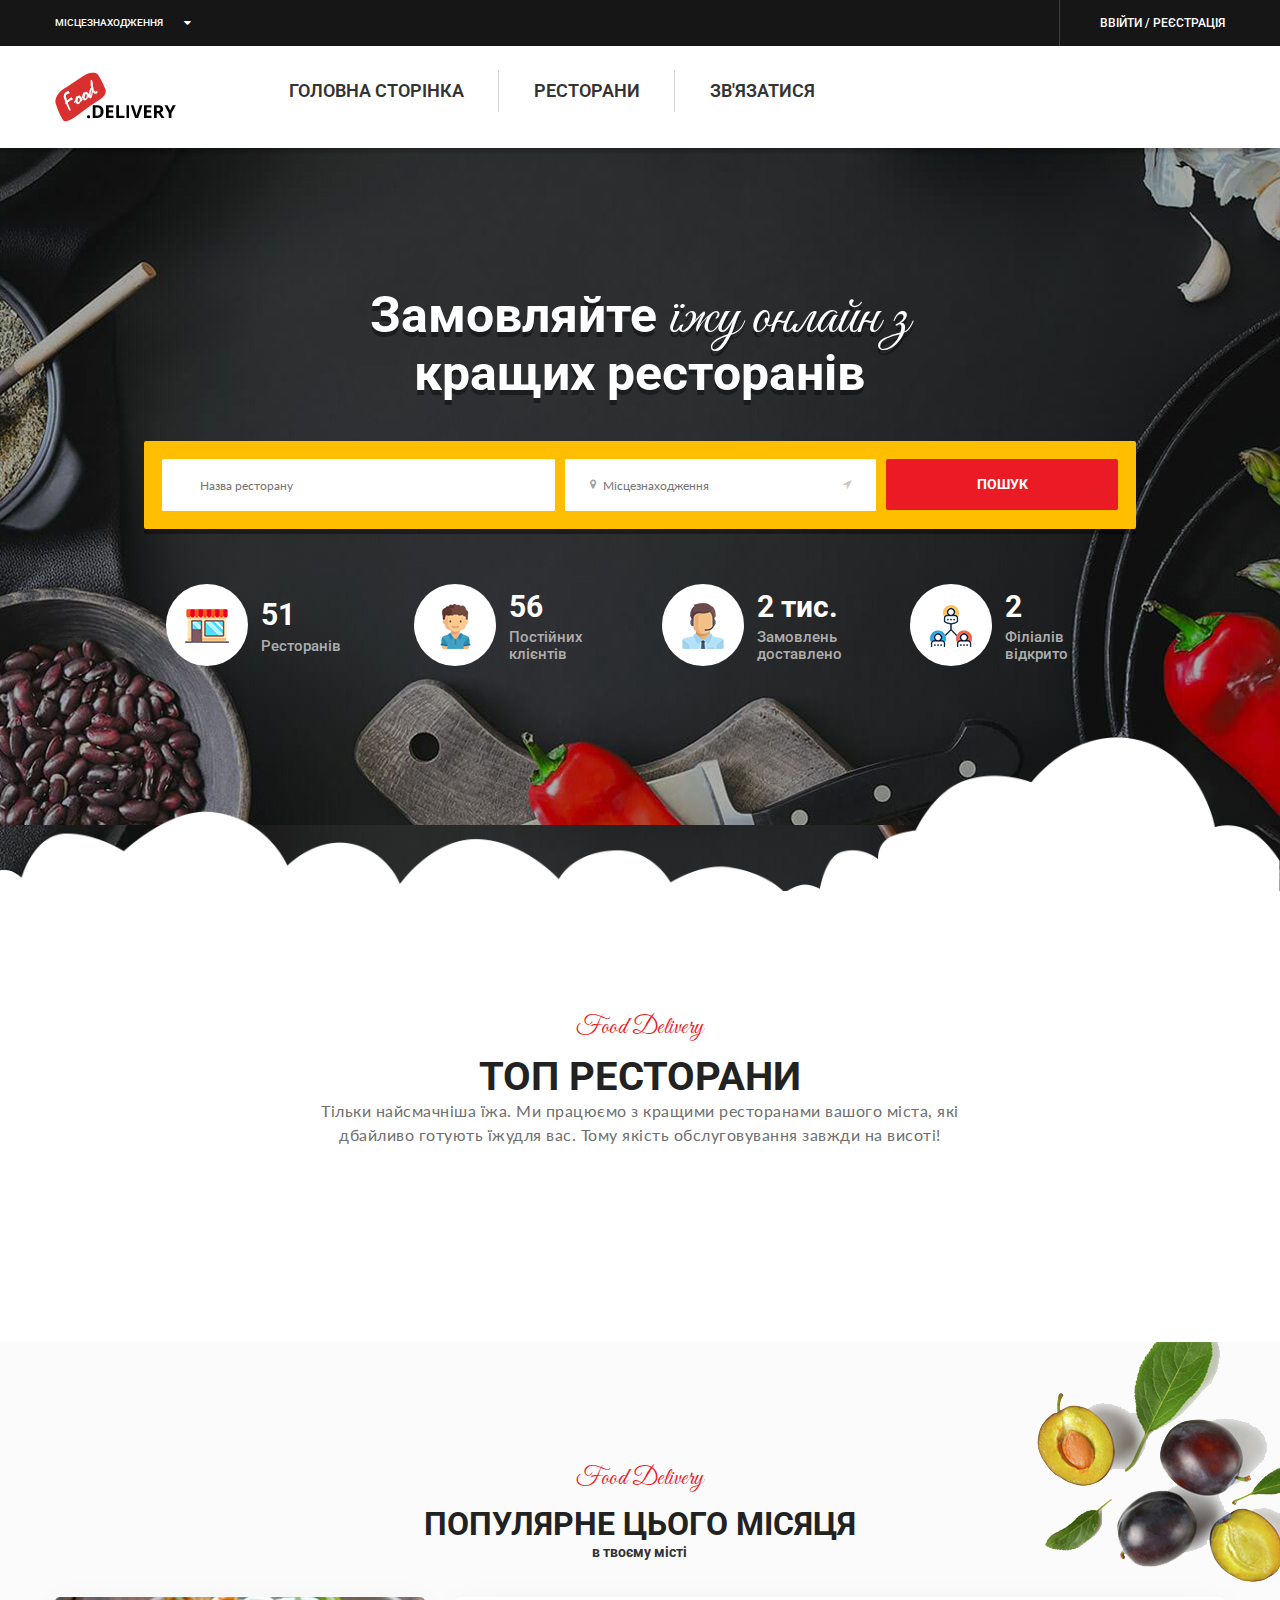
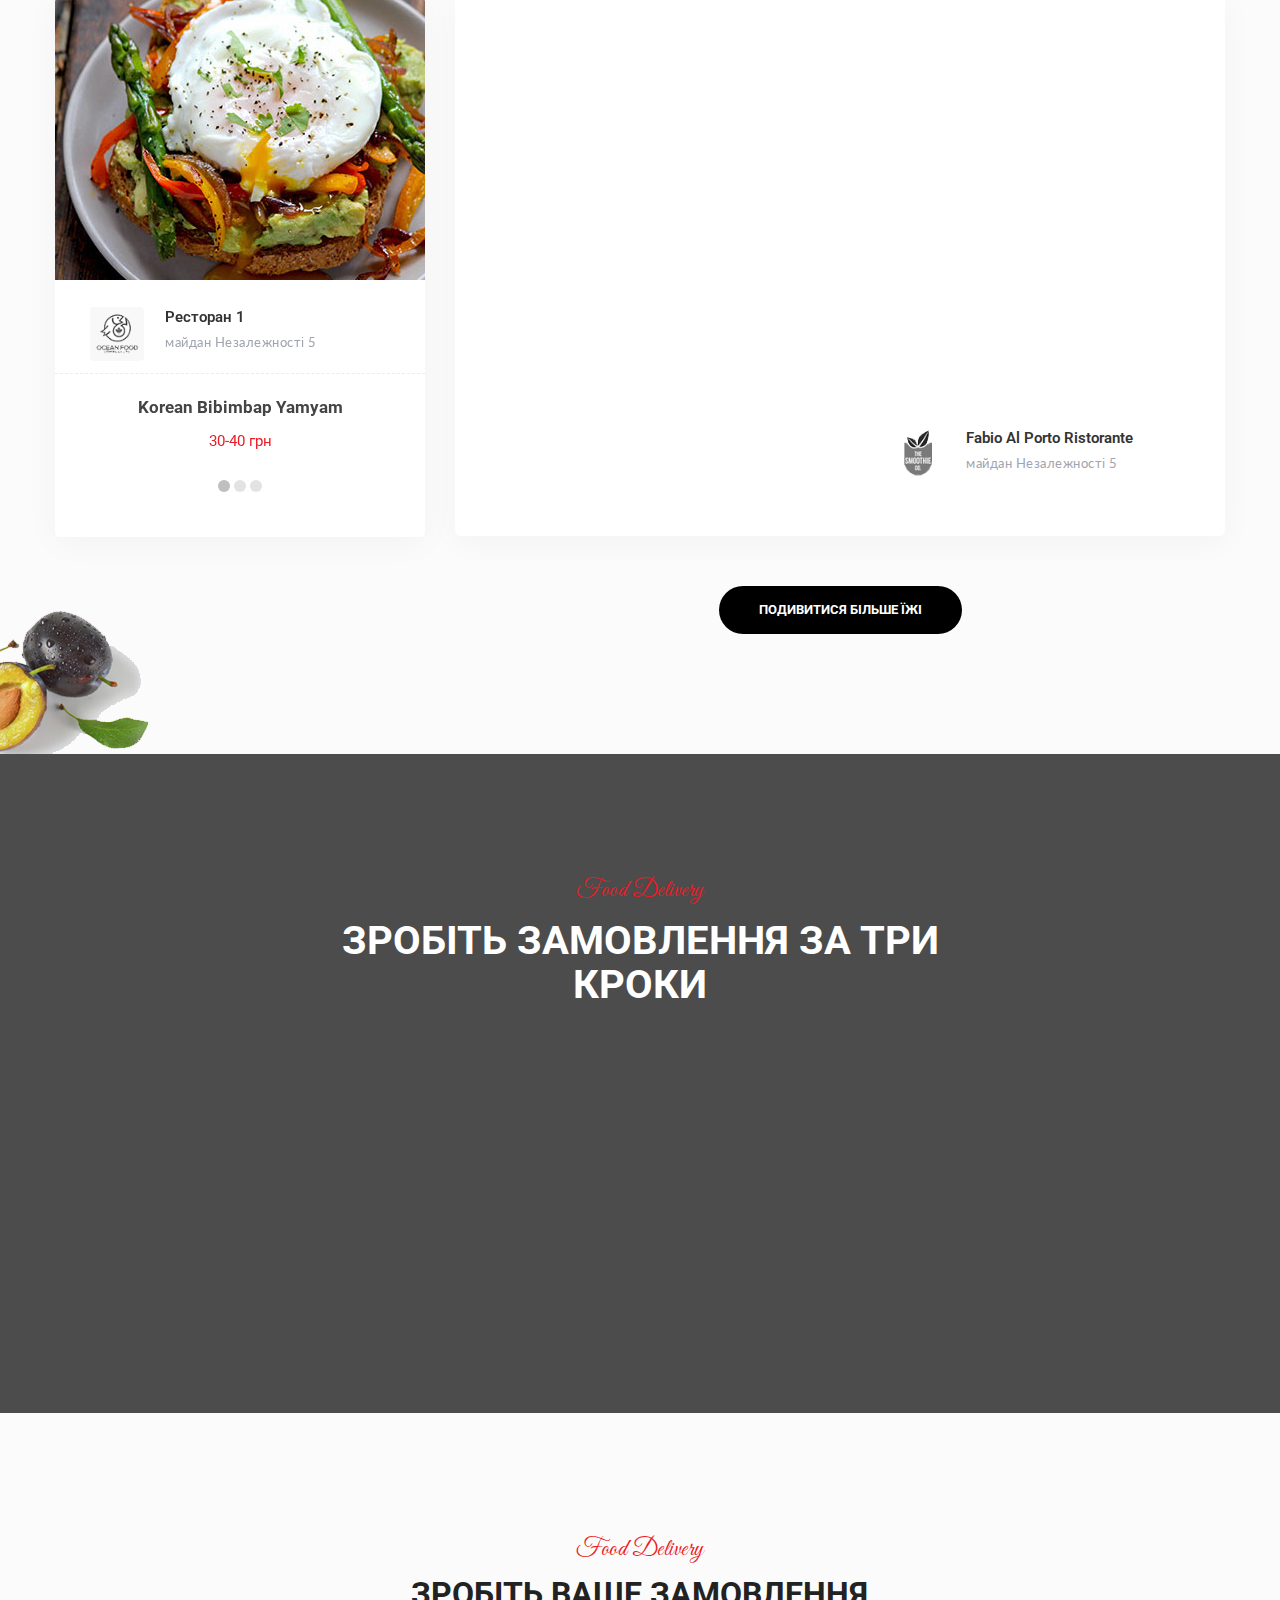
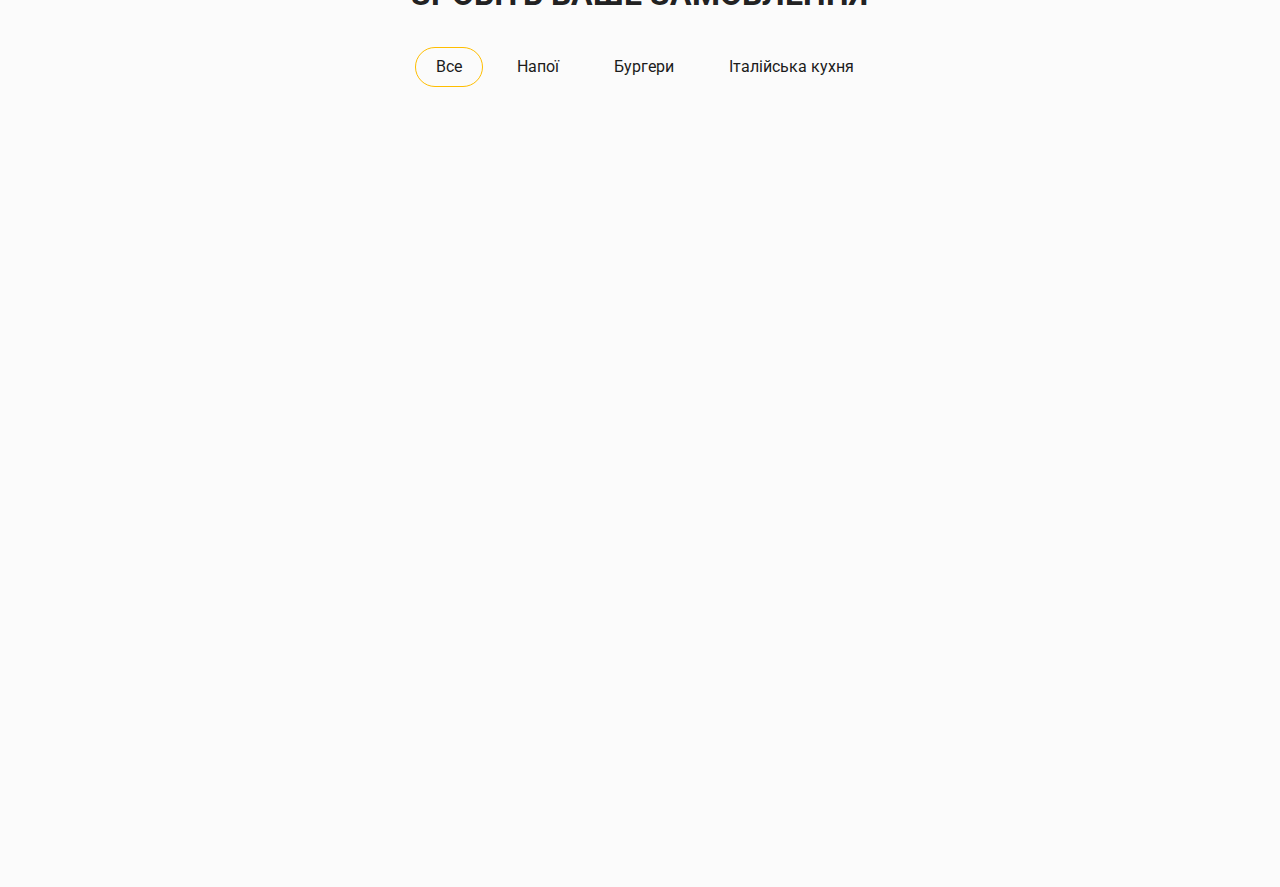
<file: index.html>
<!DOCTYPE html>
<html lang="en">

<head>
    <meta charset="UTF-8">
    <meta name="viewport" content="width=device-width, initial-scale=1, shrink-to-fit=no">
    <meta name="description" content="" />
    <meta name="keywords" content="" />
    <title>Food Delivery</title>
    <link rel="shortcut icon" href="assets/images/favicon.png" type="image/x-icon">
    

    <link rel="stylesheet" href="assets/css/icons.min.css">
    <link rel="stylesheet" href="assets/css/bootstrap.min.css">
    <link rel="stylesheet" href="assets/css/animate.min.css">
    <link rel="stylesheet" href="assets/css/main.css">
    <link rel="stylesheet" href="assets/css/red-color.css">
    <link rel="stylesheet" href="assets/css/yellow-color.css">
    <link rel="stylesheet" href="assets/css/responsive.css">
</head>
<body itemscope>
    <main>
        <div class="preloader">
            <div id="cooking">
                <div class="bubble"></div>
                <div class="bubble"></div>
                <div class="bubble"></div>
                <div class="bubble"></div>
                <div class="bubble"></div>
                <div id="area">
                    <div id="sides">
                        <div id="pan"></div>
                        <div id="handle"></div>
                    </div>
                    <div id="pancake">
                        <div id="pastry"></div>
                    </div>
                </div>
            </div>
        </div>
        
        <header class="stick">
            <div class="topbar">
                <div class="container">
                    <div class="select-wrp">
                        <select data-placeholder="Choose Location">
                            <option>МІСЦЕЗНАХОДЖЕННЯ</option>
                            <option>Київ</option>
                            <option>Одеса</option>
                            <option>Харків</option>
                            <option>Львів</option>
                        </select>
                    </div>
                    <div class="topbar-register">
                        <a class="log-popup-btn" href="#" title="Login" itemprop="url">ВВІЙТИ</a> / <a class="sign-popup-btn" href="#" title="Register" itemprop="url">РЕЄСТРАЦІЯ</a>
                    </div>
                </div>                
            </div><!-- Topbar -->
            <div class="logo-menu-sec">
                <div class="container">
                    <div class="logo"><h1 itemprop="headline"><a href="index.html" title="Home" itemprop="url"><img src="assets/images/logo2.png" alt="logo.png" itemprop="image"></a></h1></div>
                    <nav>
                        <div class="menu-sec">
                            <ul>
                                <li class="menu-item-has-children"><a href="#" title="HOMEPAGES" itemprop="url">ГОЛОВНА СТОРІНКА</a>
                                </li>
                                <li class="menu-item-has-children"><a href="#" title="RESTAURANTS" itemprop="url">РЕСТОРАНИ</a>
                                    <ul class="sub-dropdown">
                                        <li><a href="restaurant-detail.html" title="RESTAURANT 1" itemprop="url">РЕСТОРАН 1</a></li>
                                    </ul>
                                </li>
                                </li>
                                <li><a href="contact.html" title="CONTACT US" itemprop="url">ЗВ'ЯЗАТИСЯ</a></li>
                            </ul>
                        </div>
                    </nav><!-- Navigation -->
                </div>
            </div><!-- Logo Menu Section -->
        </header><!-- Header -->
        <section>
            <div class="block">
                <div style="background-image: url(assets/images/topbg.jpg);" class="fixed-bg"></div>
                <div class="restaurant-searching text-center">
                    <div class="restaurant-searching-inner">
                        <h2 itemprop="headline">Замовляйте <span>їжу онлайн з</span> кращих ресторанів</h2>
                        <form class="restaurant-search-form brd-rd2">
                            <div class="row mrg10">
                                <div class="col-md-6 col-sm-5 col-lg-5 col-xs-12">
                                    <div class="input-field brd-rd2"><input class="brd-rd2" type="text" placeholder="Назва ресторану"></div>
                                </div>
                                <div class="col-md-4 col-sm-4 col-lg-4 col-xs-12">
                                    <div class="input-field brd-rd2"><i class="fa fa-map-marker"></i><input class="brd-rd2" type="text" placeholder="Місцезнаходження"><i class="fa fa-location-arrow"></i></div>
                                </div>
                                <div class="col-md-2 col-sm-3 col-lg-3 col-xs-12">
                                    <button class="brd-rd2 red-bg" type="submit">ПОШУК</button>
                                </div>
                            </div>
                        </form>
                        <div class="funfacts">
                                <div class="col-md-3 col-sm-6 col-lg-3">
                                    <div class="fact-box">
                                        <i class="brd-rd50"><img src="assets/images/resource/fact-icon1.png" alt="fact-icon1" itemprop="image"></i>
                                        <div class="fact-inner">
                                            <strong><span class="counter">137</span></strong>
                                            <h5>Ресторанів</h5>
                                        </div>
                                    </div><!-- Fact Box -->
                                </div>
                                <div class="col-md-3 col-sm-6 col-lg-3">
                                    <div class="fact-box">
                                        <i class="brd-rd50"><img src="assets/images/resource/fact-icon2.png" alt="fact-icon2" itemprop="image"></i>
                                        <div class="fact-inner">
                                            <strong><span class="counter">150</span></strong>
                                            <h5>Постійних клієнтів</h5>
                                        </div>
                                    </div><!-- Fact Box -->
                                </div>
                                <div class="col-md-3 col-sm-6 col-lg-3">
                                    <div class="fact-box">
                                        <i class="brd-rd50"><img src="assets/images/resource/fact-icon3.png" alt="fact-icon3" itemprop="image"></i>
                                        <div class="fact-inner">
                                            <strong><span class="counter">5</span> тис.</strong>
                                            <h5>Замовлень доставлено</h5>
                                        </div>
                                    </div><!-- Fact Box -->
                                </div>
                                <div class="col-md-3 col-sm-6 col-lg-3">
                                    <div class="fact-box">
                                        <i class="brd-rd50"><img src="assets/images/resource/fact-icon4.png" alt="fact-icon4" itemprop="image"></i>
                                        <div class="fact-inner">
                                            <strong><span class="counter">5</span></strong>
                                            <h5>Філіалів відкрито</h5>
                                        </div>
                                    </div><!-- Fact Box -->
                                </div>
                        </div><!-- Fun Facts -->
                    </div>
                    <img class="left-scooty-mockup" src="assets/images/resource/restaurant-mockup1.png" alt="restaurant-mockup1.png" itemprop="image">
                    <img class="bottom-clouds-mockup" src="assets/images/resource/clouds.png" alt="clouds.png" itemprop="image">
                </div><!-- Restaurant Searching -->
            </div>
        </section>

        <section>
            <div class="block remove-bottom">
                <div class="container">
                    <div class="row">
                        <div class="col-md-12 col-sm-12 col-lg-12">
                            <div class="title1-wrapper text-center">
                                <div class="title1-inner">
                                    <span>Food Delivery</span>
                                    <h2 itemprop="headline">Топ ресторани</h2>
                                    <p itemprop="description">Тільки найсмачніша їжа. Ми працюємо з кращими ресторанами вашого міста, які дбайливо готують їжудля вас. Тому якість обслуговування завжди на висоті!</p>
                                </div>
                            </div>
                            <div class="top-restaurants-wrapper">
                                <ul class="restaurants-wrapper style2">
                                    <li class="wow bounceIn" data-wow-delay="0.2s"><div class="top-restaurant"><a class="brd-rd50" href="#" title="Restaurant 1" itemprop="url"><img src="assets/images/resource/top-restaurant1.png" alt="top-restaurant1.png" itemprop="image"></a></div></li>
                                    <li class="wow bounceIn" data-wow-delay="0.4s"><div class="top-restaurant"><a class="brd-rd50" href="#" title="Restaurant 2" itemprop="url"><img src="assets/images/resource/top-restaurant2.png" alt="top-restaurant2.png" itemprop="image"></a></div></li>
                                    <li class="wow bounceIn" data-wow-delay="0.6s"><div class="top-restaurant"><a class="brd-rd50" href="#" title="Restaurant 3" itemprop="url"><img src="assets/images/resource/top-restaurant3.png" alt="top-restaurant3.png" itemprop="image"></a></div></li>
                                    <li class="wow bounceIn" data-wow-delay="0.8s"><div class="top-restaurant"><a class="brd-rd50" href="#" title="Restaurant 4" itemprop="url"><img src="assets/images/resource/top-restaurant4.png" alt="top-restaurant4.png" itemprop="image"></a></div></li>
                                    <li class="wow bounceIn" data-wow-delay="1s"><div class="top-restaurant"><a class="brd-rd50" href="#" title="Restaurant 5" itemprop="url"><img src="assets/images/resource/top-restaurant5.png" alt="top-restaurant5.png" itemprop="image"></a></div></li>
                                    <li class="wow bounceIn" data-wow-delay="1.2s"><div class="top-restaurant"><a class="brd-rd50" href="#" title="Restaurant 5" itemprop="url"><img src="assets/images/resource/top-restaurant6.png" alt="top-restaurant6.png" itemprop="image"></a></div></li>
                                </ul>
                            </div>
                        </div>
                    </div>
                </div>
            </div>
        </section><!-- top resturents -->

        
		
		<section>
            <div class="block grayish low-opacity">
				<div class="fixed-bg" style="background-image: url(assets/images/pattern.png)"></div>
				<div class="top-mockup"><img src="assets/images/resource/mockup2.png" alt=""></div>
                <div class="container">
                    <div class="row">
                        <div class="col-md-12 col-sm-12 col-lg-12 col-xs-12">
                            <div class="filters-wrapper">
                                <div class="title1-wrapper text-center">
									<div class="title1-inner">
										<span>Food Delivery</span>
										<h2 itemprop="headline">Популярне цього місяця</h2>
										<b>в твоєму місті</b>
									</div>
								</div>
                            </div>
                        </div>
						<div class="col-md-4 col-xs-12">
							<div class="dishes-caro">
								<div class="dish-item">
									<figure><img src="assets/images/resource/dish-caro1.jpg" alt=""></figure>
									<div class="item-meta">
										<img src="assets/images/resource/restaurant-logo2.png" alt="">
										<div>
											<span>Ресторан 1</span>
											<p>майдан Незалежності 5 </p>
										</div>
									</div>
									<div class="caro-dish-name">
										<h4>Korean Bibimbap Yamyam</h4>
										<span>30-40 грн</span>
									</div>
								</div>
                                <div class="dish-item">
                                    <figure><img src="assets/images/resource/dish-caro1.jpg" alt=""></figure>
                                    <div class="item-meta">
                                        <img src="assets/images/resource/restaurant-logo3.png" alt="">
                                        <div>
                                            <span>Central Caffe Pizzeria</span>
                                            <p>майдан Незалежності 5 </p>
                                        </div>
                                    </div>
                                    <div class="caro-dish-name">
                                        <h4>Korean Bibimbap Yamyam</h4>
                                        <span>30-40 грн</span>
                                    </div>
                                </div>
                                <div class="dish-item">
                                    <figure><img src="assets/images/resource/dish-caro1.jpg" alt=""></figure>
                                    <div class="item-meta">
                                        <img src="assets/images/resource/restaurant-logo4.png" alt="">
                                        <div>
                                            <span>Dream Food By Opaq</span>
                                            <p>майдан Незалежності 5 </p>
                                        </div>
                                    </div>
                                    <div class="caro-dish-name">
                                        <h4>Korean Bibimbap Yamyam</h4>
                                        <span>30-40 грн</span>
                                    </div>
                                </div>
							</div>
						</div>
						<div class="col-md-8 col-xs-12">
							<div class="popular-of-month">
								<div class="pop-dish wow fadeIn" data-wow-delay="0.1s">
									<div class="poplr-dish">
										<img src="assets/images/resource/round-pic1.jpg" alt="">
										<div class="dish-meta">
											<span>30-40 грн</span>
											<h4><a href="#" title="">Tequila & Lime hake</a></h4>
										</div>
									</div>
									<div class="item-meta">
										<img alt="" src="assets/images/resource/restaurant-logo2.png">
										<div>
											<span>Jagnetina Na Raznju</span>
											<p>майдан Незалежності 5 </p>
										</div>
									</div>
								</div>
								<div class="pop-dish wow fadeIn" data-wow-delay="0.2s">
									<div class="poplr-dish">
										<img src="assets/images/resource/round-pic2.jpg" alt="">
										<div class="dish-meta">
											<span>30-40 грн</span>
											<h4><a href="#" title="">Maximus nibh facilisis</a></h4>
										</div>
									</div>
									<div class="item-meta">
										<img alt="" src="assets/images/resource/restaurant-logo3.png">
										<div>
											<span>Central Caffe Pizzeria</span>
											<p>майдан Незалежності 5 </p>
										</div>
									</div>
								</div>
								<div class="pop-dish wow fadeIn" data-wow-delay="0.3s">
									<div class="poplr-dish">
										<img src="assets/images/resource/round-pic3.jpg" alt="">
										<div class="dish-meta">
											<span>30-40 грн</span>
											<h4><a href="#" title="">Hendrerit nisi venenatis</a></h4>
										</div>
									</div>
									<div class="item-meta">
										<img alt="" src="assets/images/resource/restaurant-logo4.png">
										<div>
											<span>Dream Food By Opaq</span>
											<p>майдан Незалежності 5 </p>
										</div>
									</div>
								</div>
								<div class="pop-dish">
									<div class="poplr-dish wow fadeIn" data-wow-delay="0.4s">
										<img src="assets/images/resource/round-pic4.jpg" alt="">
										<div class="dish-meta">
											<span>30-40 грн</span>
											<h4><a href="#" title="">Grilled Shrimp Scampi</a></h4>
										</div>
									</div>
									<div class="item-meta">
										<img alt="" src="assets/images/resource/restaurant-logo5.png">
										<div>
											<span>Fabio Al Porto Ristorante</span>
											<p>майдан Незалежності 5 </p>
										</div>
									</div>
								</div>
							</div>
							<div class="rite-meta">
                                	<a href="#" title="" class="view-more">подивитися більше їжі</a>
                                </div>
						</div>
                    </div>
                </div>
				<div class="bottom-mockup"><img src="assets/images/resource/mockup1.png" alt=""></div>
            </div>
        </section>

        <section>
            <div class="block blackish low-opacity">
                <div class="fixed-bg" style="background-image: url(assets/images/parallax1.jpg);"></div>
                <div class="container">
                    <div class="row">
                        <div class="col-md-12 col-sm-12 col-lg-12">
                            <div class="title1-wrapper text-center">
                                <div class="title1-inner">
                                    <span>Food Delivery</span>
                                    <h2 class="text-white" itemprop="headline">ЗРОБІТЬ ЗАМОВЛЕННЯ ЗА ТРИ КРОКИ</h2>
                                </div>
                            </div>
                            <div class="remove-ext text-center">
                                <div class="row">
                                    <div class="col-md-4 col-sm-4 col-lg-4">
                                        <div class="step-box wow fadeIn" data-wow-delay="0.2s">
                                            <i><img src="assets/images/resource/setp-img1.png" alt="setp-img1.png" itemprop="image"> <span class="brd-rd50 red-bg">1</span></i>
                                            <div class="setp-box-inner">
                                                <h4 itemprop="headline">Виберіть ресторан</h4>
                                                <p itemprop="description">Lorem Ipsum is simply dummy text of the printing and typesetting industry</p>
                                            </div>
                                        </div><!-- Step Box -->
                                    </div>
                                    <div class="col-md-4 col-sm-4 col-lg-4">
                                        <div class="step-box wow fadeIn" data-wow-delay="0.4s">
                                            <i><img src="assets/images/resource/setp-img2.png" alt="setp-img2.png" itemprop="image"> <span class="brd-rd50 red-bg">2</span></i>
                                            <div class="setp-box-inner">
                                                <h4 itemprop="headline">Виберіть смачну їжу</h4>
                                                <p itemprop="description">Lorem Ipsum is simply dummy text of the printing and typesetting industry</p>
                                            </div>
                                        </div><!-- Step Box -->
                                    </div>
                                    <div class="col-md-4 col-sm-4 col-lg-4">
                                        <div class="step-box wow fadeIn" data-wow-delay="0.6s">
                                            <i><img src="assets/images/resource/setp-img3.png" alt="setp-img3.png" itemprop="image"> <span class="brd-rd50 red-bg">3</span></i>
                                            <div class="setp-box-inner">
                                                <h4 itemprop="headline">Оформіть замовлення!</h4>
                                                <p itemprop="description">Lorem Ipsum is simply dummy text of the printing and typesetting industry</p>
                                            </div>
                                        </div><!-- Step Box -->
                                    </div>
                                </div>
                            </div>
                        </div>
                    </div>
                </div>
            </div>
        </section>

       
        <section>
            <div class="block grayish low-opacity ">
                <div class="fixed-bg" style="background-image: url(assets/images/pattern.png)"></div>
                <div class="container">
                    <div class="row">
                        <div class="col-md-12 col-sm-12 col-lg-12">
                            <div class="filters-wrapper">
                                <div class="title1-wrapper text-center">
                                    <div class="title1-inner">
                                        <span>Food Delivery</span>
                                        <h2 itemprop="headline">зробіть ваше замовлення</h2>
                                    </div>
                                </div>
                                <ul class="filter-buttons center ext-btm20">
                                    <li class="active"><a class="brd-rd30" data-filter="*" href="#" itemprop="url">Все</a></li>
                                    <li><a class="brd-rd30" data-filter=".filter-item1" href="#" itemprop="url">Напої</a></li>
                                    <li><a class="brd-rd30" data-filter=".filter-item2" href="#" itemprop="url">Бургери</a></li>
                                    <li><a class="brd-rd30" data-filter=".filter-item3" href="#" itemprop="url">Італійська кухня</a></li>
                                </ul><!-- Filter Buttons -->
                                <div class="filters-inner">
                                    <div class="row">
                                        <div class="masonry">
                                            <div class="col-md-6 col-sm-6 col-lg-6 filter-item filter-item1">
                                                <div class="featured-restaurant-box style2 brd-rd12 wow fadeIn" data-wow-delay="0.1s">
                                                    <div class="featured-restaurant-thumb">
                                                        <a href="restaurant-detail.html" title="" itemprop="url"><img src="assets/images/resource/most-popular-img1-1.png" alt="most-popular-img1-1.png" itemprop="image"></a>
                                                    </div>
                                                    <div class="featured-restaurant-info">
                                                        <span class="red-clr">майдан Незалежності 5</span>
                                                        <h4 itemprop="headline"><a href="restaurant-detail.html" title="" itemprop="url">Domino's Pizza</a></h4>
                                                        <span class="food-types">Тип їжі: <a href="#" title="" itemprop="url">Яблучний сік</a>, <a href="#" title="" itemprop="url">BB.Q</a>, <a href="#" title="" itemprop="url">Стейк</a></span>
                                                        <ul class="post-meta">
                                                            <li><i class="fa fa-check-circle-o"></i> Мін. замов. 50 грн</li>
                                                            <li><i class="flaticon-transport"></i> 30хв</li>
                                                            <li><i class="flaticon-money"></i> Приймаємо готівку та оплату online</li>
                                                        </ul>
                                                        <span class="post-rate yellow-bg brd-rd2"><i class="fa fa-star-o"></i> 4.25</span>
                                                        <span class="post-likes style2 red-clr"><i class="fa fa-heart-o"></i> 12</span>
                                                        <a class="brd-rd5" href="restaurant-detail.html" title="Order Online">Замовити зараз</a>
                                                    </div>
                                                </div>
                                            </div>
                                            <div class="col-md-6 col-sm-6 col-lg-6 filter-item filter-item2">
                                                <div class="featured-restaurant-box style2 brd-rd12 wow fadeIn" data-wow-delay="0.2s">
                                                    <div class="featured-restaurant-thumb">
                                                        <a href="restaurant-detail.html" title="" itemprop="url"><img src="assets/images/resource/most-popular-img1-2.png" alt="most-popular-img1-2.png" itemprop="image"></a>
                                                    </div>
                                                    <div class="featured-restaurant-info">
                                                        <span class="red-clr">майдан Незалежності 5</span>
                                                        <h4 itemprop="headline"><a href="restaurant-detail.html" title="" itemprop="url">Burger King</a></h4>
                                                        <span class="food-types">Type of food: <a href="#" title="" itemprop="url">Яблучний сік</a>, <a href="#" title="" itemprop="url">BB.Q</a>, <a href="#" title="" itemprop="url">Стейк</a></span>
                                                        <ul class="post-meta">
                                                            <li><i class="fa fa-check-circle-o"></i> Мін. замов. 50 грн</li>
                                                            <li><i class="flaticon-transport"></i> 30хв</li>
                                                            <li><i class="flaticon-money"></i> Приймаємо готівку та оплату online</li>
                                                        </ul>
                                                        <span class="post-rate yellow-bg brd-rd2"><i class="fa fa-star-o"></i> 4.25</span>
                                                        <span class="post-likes style2 red-clr"><i class="fa fa-heart-o"></i> 12</span>
                                                        <a class="brd-rd5" href="restaurant-detail.html" title="Order Online">Замовити зараз</a>
                                                    </div>
                                                </div>
                                            </div>
                                            <div class="col-md-6 col-sm-6 col-lg-6 filter-item filter-item3">
                                                <div class="featured-restaurant-box style2 brd-rd12 wow fadeIn" data-wow-delay="0.3s">
                                                    <div class="featured-restaurant-thumb">
                                                        <a href="restaurant-detail.html" title="" itemprop="url"><img src="assets/images/resource/most-popular-img1-3.png" alt="most-popular-img1-3.png" itemprop="image"></a>
                                                    </div>
                                                    <div class="featured-restaurant-info">
                                                        <span class="red-clr">майдан Незалежності 5</span>
                                                        <h4 itemprop="headline"><a href="restaurant-detail.html" title="" itemprop="url">Wendy's Cafe</a></h4>
                                                        <span class="food-types">Type of food: <a href="#" title="" itemprop="url">Яблучний сік</a>, <a href="#" title="" itemprop="url">BB.Q</a>, <a href="#" title="" itemprop="url">Стейк</a></span>
                                                        <ul class="post-meta">
                                                            <li><i class="fa fa-check-circle-o"></i> Мін. замов. 50 грн</li>
                                                            <li><i class="flaticon-transport"></i> 30хв</li>
                                                            <li><i class="flaticon-money"></i> Приймаємо готівку та оплату online</li>
                                                        </ul>
                                                        <span class="post-rate yellow-bg brd-rd2"><i class="fa fa-star-o"></i> 4.25</span>
                                                        <span class="post-likes style2 red-clr"><i class="fa fa-heart-o"></i> 12</span>
                                                        <a class="brd-rd5" href="restaurant-detail.html" title="Order Online">Замовити зараз</a>
                                                    </div>
                                                </div>
                                            </div>
                                            <div class="col-md-6 col-sm-6 col-lg-6 filter-item filter-item1 filter-item2 filter-item3">
                                                <div class="featured-restaurant-box style2 brd-rd12 wow fadeIn" data-wow-delay="0.4s">
                                                    <div class="featured-restaurant-thumb">
                                                        <a href="restaurant-detail.html" title="" itemprop="url"><img src="assets/images/resource/most-popular-img1-4.png" alt="most-popular-img1-4.png" itemprop="image"></a>
                                                    </div>
                                                    <div class="featured-restaurant-info">
                                                        <span class="red-clr">майдан Незалежності 5</span>
                                                        <h4 itemprop="headline"><a href="restaurant-detail.html" title="" itemprop="url">Restaurant</a></h4>
                                                        <span class="food-types">Type of food: <a href="#" title="" itemprop="url">Яблучний сік</a>, <a href="#" title="" itemprop="url">BB.Q</a>, <a href="#" title="" itemprop="url">Стейк</a></span>
                                                        <ul class="post-meta">
                                                            <li><i class="fa fa-check-circle-o"></i> Мін. замов. 50 грн</li>
                                                            <li><i class="flaticon-transport"></i> 30хв</li>
                                                            <li><i class="flaticon-money"></i> Приймаємо готівку та оплату online</li>
                                                        </ul>
                                                        <span class="post-rate yellow-bg brd-rd2"><i class="fa fa-star-o"></i> 4.25</span>
                                                        <span class="post-likes style2 red-clr"><i class="fa fa-heart-o"></i> 12</span>
                                                        <a class="brd-rd5" href="restaurant-detail.html" title="Order Online">Замовити зараз</a>
                                                    </div>
                                                </div>
                                            </div>
                                        </div>
                                    </div>
                                </div>
                            </div><!-- Filters Wrapper -->
                        </div>
                    </div>
                </div>
            </div>
        </section>
		
        <div class="log-popup text-center">
            <div class="sign-popup-wrapper brd-rd5">
                <div class="sign-popup-inner brd-rd5">
                    <a class="log-close-btn" href="#" title="" itemprop="url"><i class="fa fa-close"></i></a>
                    <div class="sign-popup-title text-center">
                        <h4 itemprop="headline">ВВІЙТИ</h4>
                    </div>
                    <form class="sign-form">
                        <div class="row">
                            <div class="col-md-12 col-sm-12 col-lg-12">
                                <input class="brd-rd3" type="text" placeholder="Логін або емайл">
                            </div>
                            <div class="col-md-12 col-sm-12 col-lg-12">
                                <input class="brd-rd3" type="password" placeholder="Пароль">
                            </div>
                            <div class="col-md-12 col-sm-12 col-lg-12">
                                <button class="red-bg brd-rd3" type="submit">ВВІЙТИ</button>
                            </div>
                            <div class="col-md-12 col-sm-12 col-lg-12">
                                <a class="sign-btn" href="#" title="" itemprop="url">Новенький? Зареєструйся!</a>
                            </div>
                        </div>
                    </form>
                </div>
            </div>
        </div>

        <div class="sign-popup text-center">
            <div class="sign-popup-wrapper brd-rd5">
                <div class="sign-popup-inner brd-rd5">
                    <a class="sign-close-btn" href="#" title="" itemprop="url"><i class="fa fa-close"></i></a>
                    <div class="sign-popup-title text-center">
                        <h4 itemprop="headline">РЕЄСТРАЦІЯ</h4>
                    </div>
                    <form class="sign-form">
                        <div class="row">
                            <div class="col-md-12 col-sm-12 col-lg-12">
                                <input class="brd-rd3" type="text" placeholder="Ім'я користувача">
                            </div>
                            <div class="col-md-12 col-sm-12 col-lg-12">
                                <input class="brd-rd3" type="email" placeholder="Email">
                            </div>
                            <div class="col-md-12 col-sm-12 col-lg-12">
                                <input class="brd-rd3" type="password" placeholder="Пароль">
                            </div>
                            <div class="col-md-12 col-sm-12 col-lg-12">
                                <button class="red-bg brd-rd3" type="submit">ЗАРЕЄСТРУВАТИСЯ!</button>
                            </div>
                            <div class="col-md-12 col-sm-12 col-lg-12">
                                <a class="sign-btn" href="#" title="" itemprop="url">Уже зареєстрований? Ввійти</a>
                            </div>
                        </div>
                    </form>
                </div>
            </div>
        </div>
    </main><!-- Main Wrapper -->

    <script src="assets/js/jquery.min.js"></script>
    <script src="assets/js/bootstrap.min.js"></script>
    <script src="assets/js/plugins.js"></script>
    <script src="assets/js/main.js"></script>
</body>	

</html>
</file>
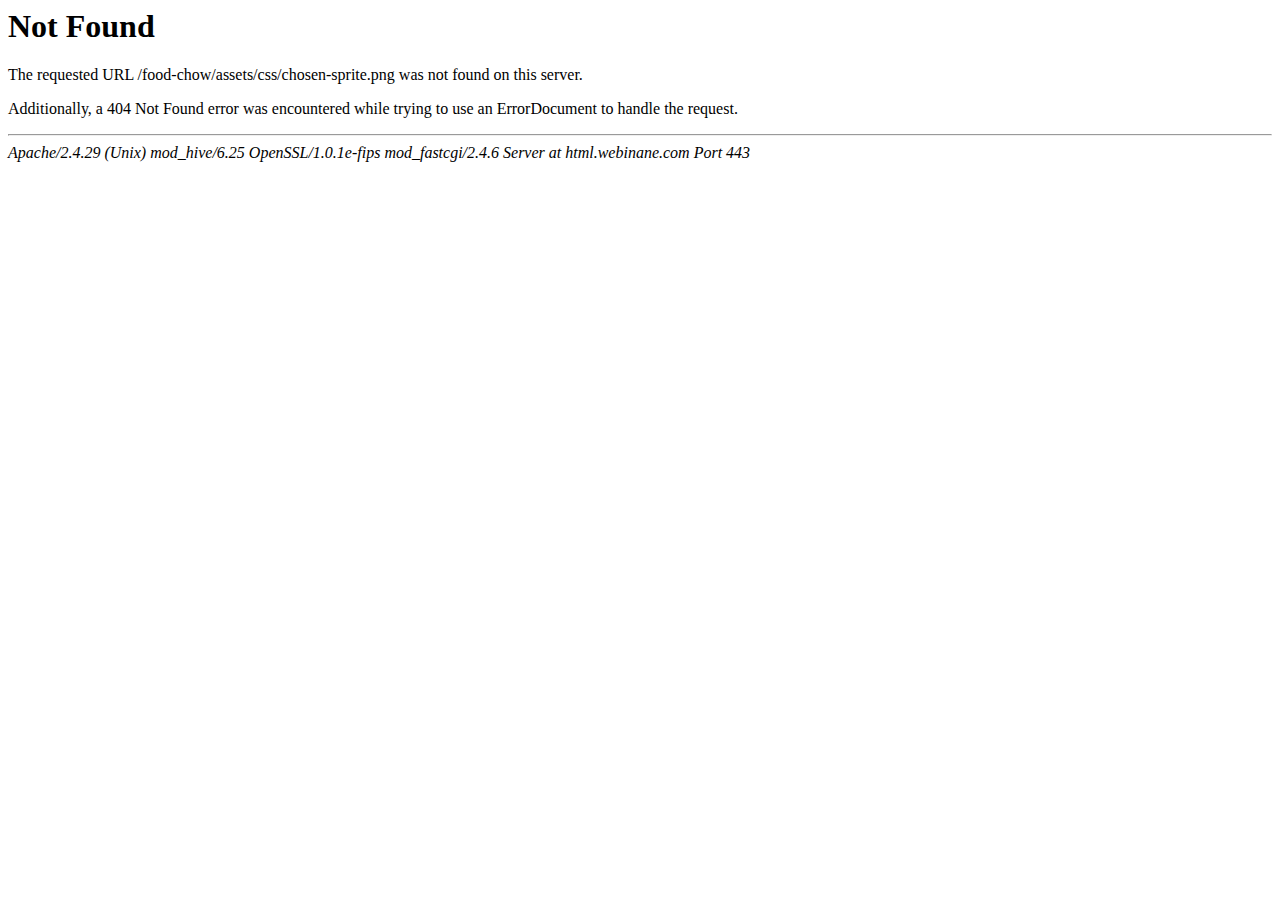
<file: assets/css/chosen-sprite.html>
<!DOCTYPE HTML PUBLIC "-//IETF//DTD HTML 2.0//EN">
<html><head>
<title>404 Not Found</title>
</head><body>
<h1>Not Found</h1>
<p>The requested URL /food-chow/assets/css/chosen-sprite.png was not found on this server.</p>
<p>Additionally, a 404 Not Found
error was encountered while trying to use an ErrorDocument to handle the request.</p>
<hr>
<address>Apache/2.4.29 (Unix) mod_hive/6.25 OpenSSL/1.0.1e-fips mod_fastcgi/2.4.6 Server at html.webinane.com Port 443</address>
</body></html>
</file>
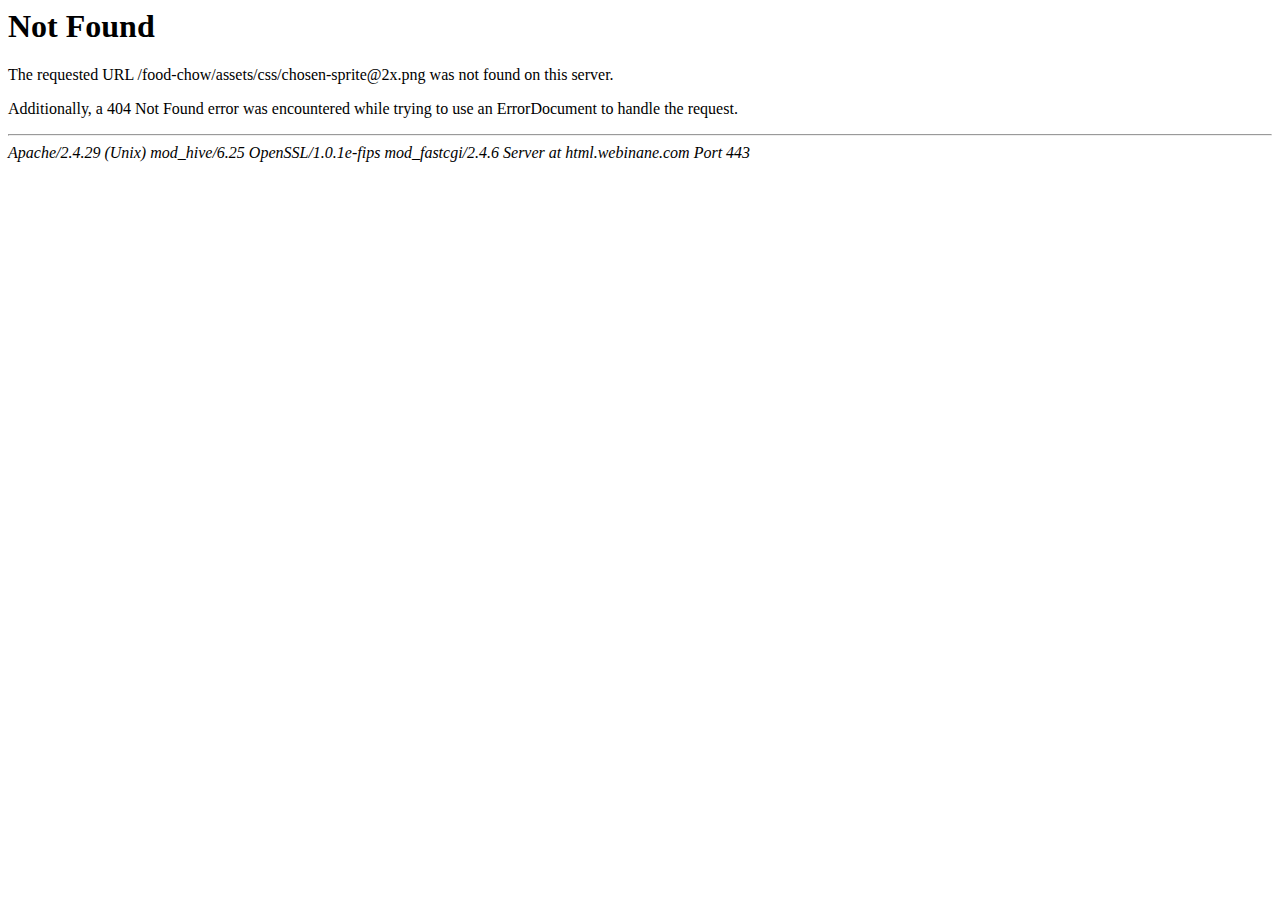
<file: assets/css/chosen-sprite@2x.html>
<!DOCTYPE HTML PUBLIC "-//IETF//DTD HTML 2.0//EN">
<html><head>
<title>404 Not Found</title>
</head><body>
<h1>Not Found</h1>
<p>The requested URL /food-chow/assets/css/chosen-sprite@2x.png was not found on this server.</p>
<p>Additionally, a 404 Not Found
error was encountered while trying to use an ErrorDocument to handle the request.</p>
<hr>
<address>Apache/2.4.29 (Unix) mod_hive/6.25 OpenSSL/1.0.1e-fips mod_fastcgi/2.4.6 Server at html.webinane.com Port 443</address>
</body></html>
</file>
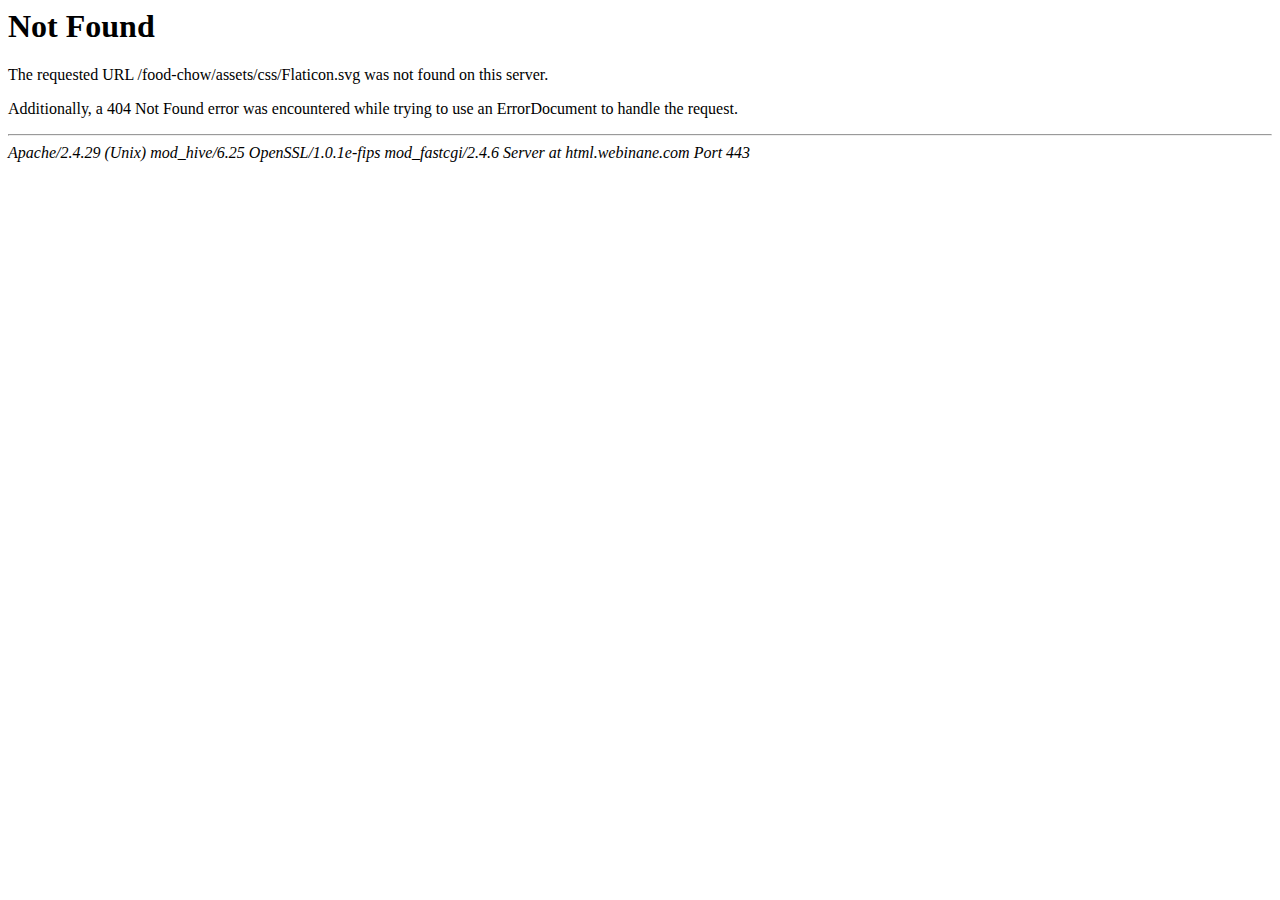
<file: assets/css/Flaticon.html>
<!DOCTYPE HTML PUBLIC "-//IETF//DTD HTML 2.0//EN">
<html><head>
<title>404 Not Found</title>
</head><body>
<h1>Not Found</h1>
<p>The requested URL /food-chow/assets/css/Flaticon.svg was not found on this server.</p>
<p>Additionally, a 404 Not Found
error was encountered while trying to use an ErrorDocument to handle the request.</p>
<hr>
<address>Apache/2.4.29 (Unix) mod_hive/6.25 OpenSSL/1.0.1e-fips mod_fastcgi/2.4.6 Server at html.webinane.com Port 443</address>
</body></html>
</file>
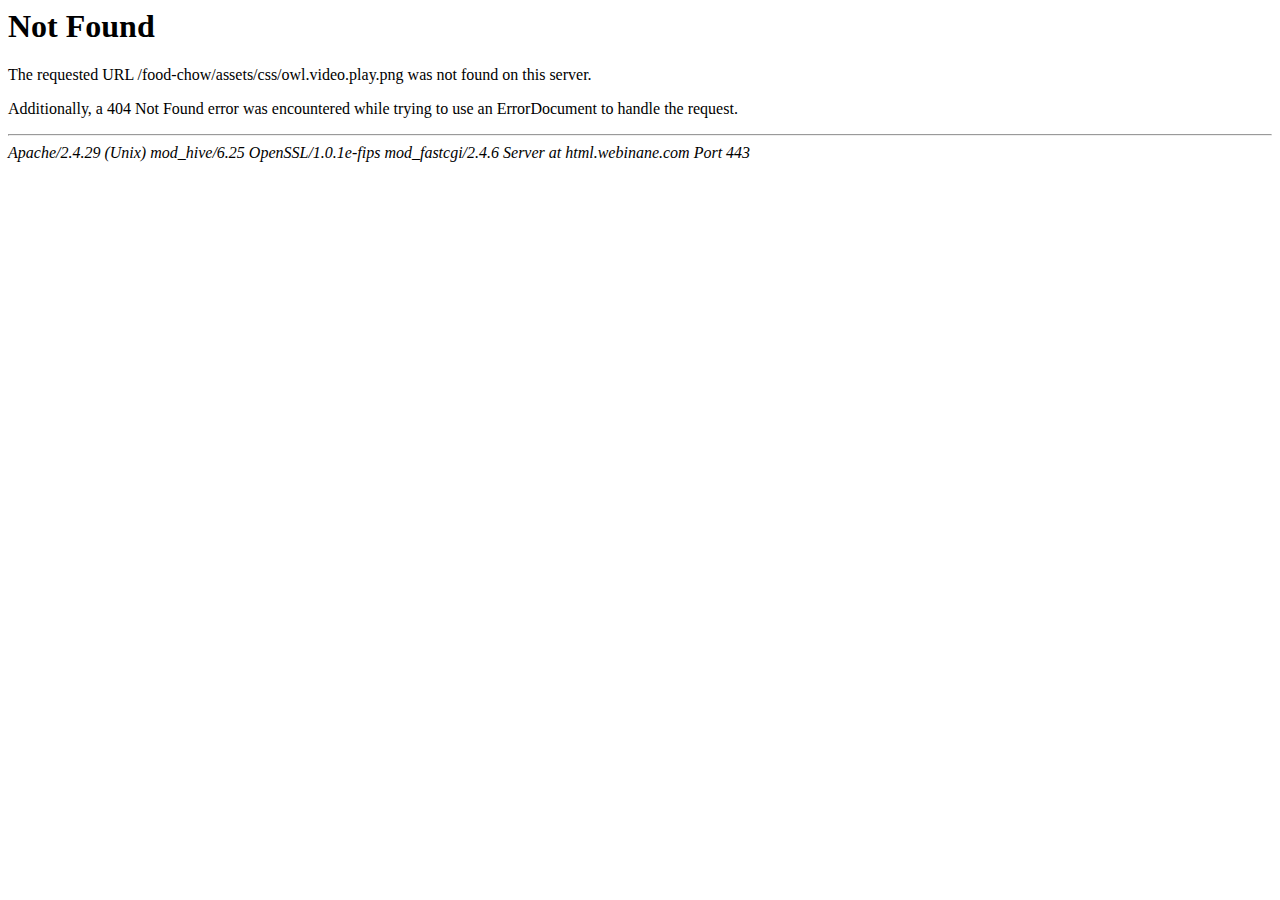
<file: assets/css/owl.video.play.html>
<!DOCTYPE HTML PUBLIC "-//IETF//DTD HTML 2.0//EN">
<html><head>
<title>404 Not Found</title>
</head><body>
<h1>Not Found</h1>
<p>The requested URL /food-chow/assets/css/owl.video.play.png was not found on this server.</p>
<p>Additionally, a 404 Not Found
error was encountered while trying to use an ErrorDocument to handle the request.</p>
<hr>
<address>Apache/2.4.29 (Unix) mod_hive/6.25 OpenSSL/1.0.1e-fips mod_fastcgi/2.4.6 Server at html.webinane.com Port 443</address>
</body></html>
</file>
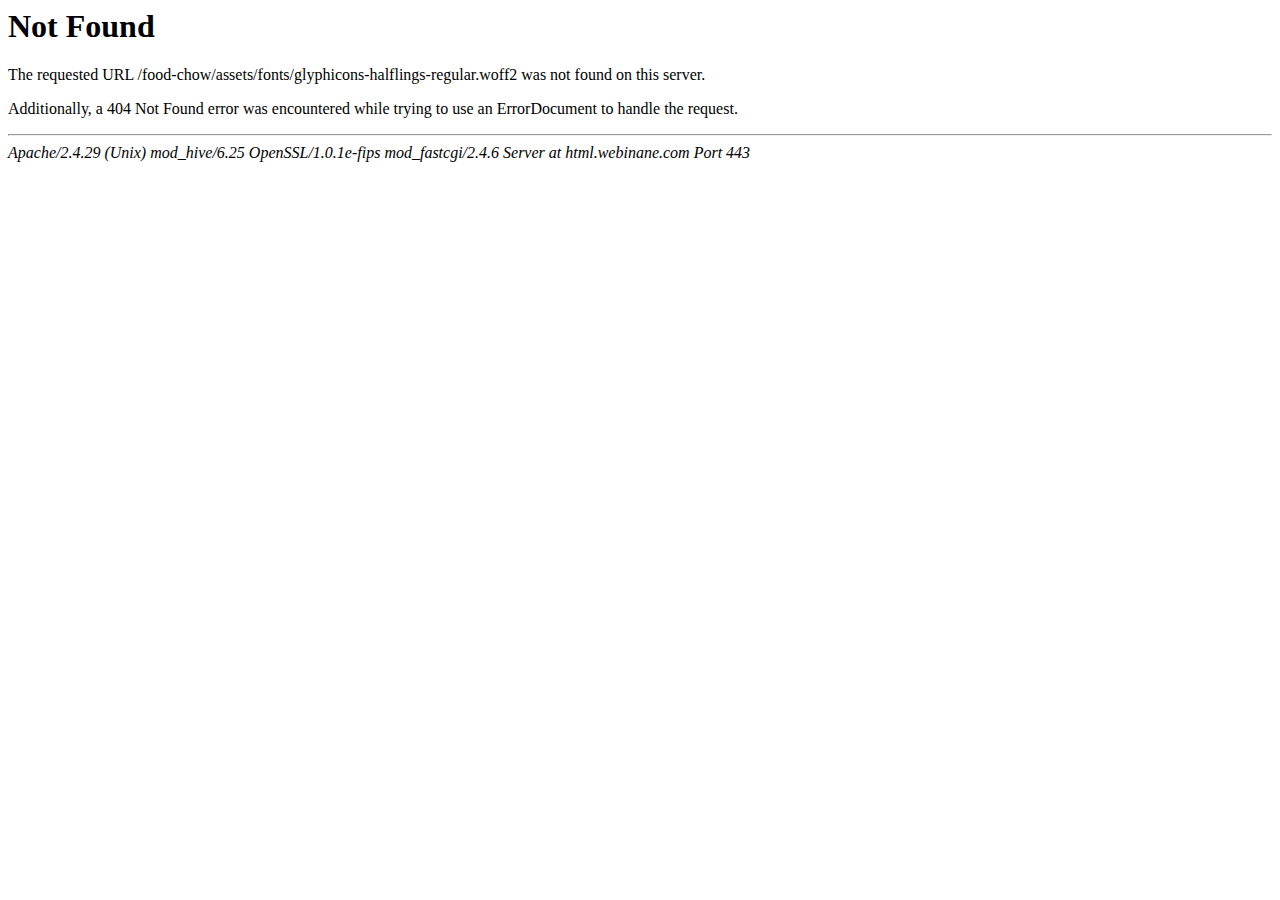
<file: assets/fonts/glyphicons-halflings-regular-2.html>
<!DOCTYPE HTML PUBLIC "-//IETF//DTD HTML 2.0//EN">
<html><head>
<title>404 Not Found</title>
</head><body>
<h1>Not Found</h1>
<p>The requested URL /food-chow/assets/fonts/glyphicons-halflings-regular.woff2 was not found on this server.</p>
<p>Additionally, a 404 Not Found
error was encountered while trying to use an ErrorDocument to handle the request.</p>
<hr>
<address>Apache/2.4.29 (Unix) mod_hive/6.25 OpenSSL/1.0.1e-fips mod_fastcgi/2.4.6 Server at html.webinane.com Port 443</address>
</body></html>
</file>
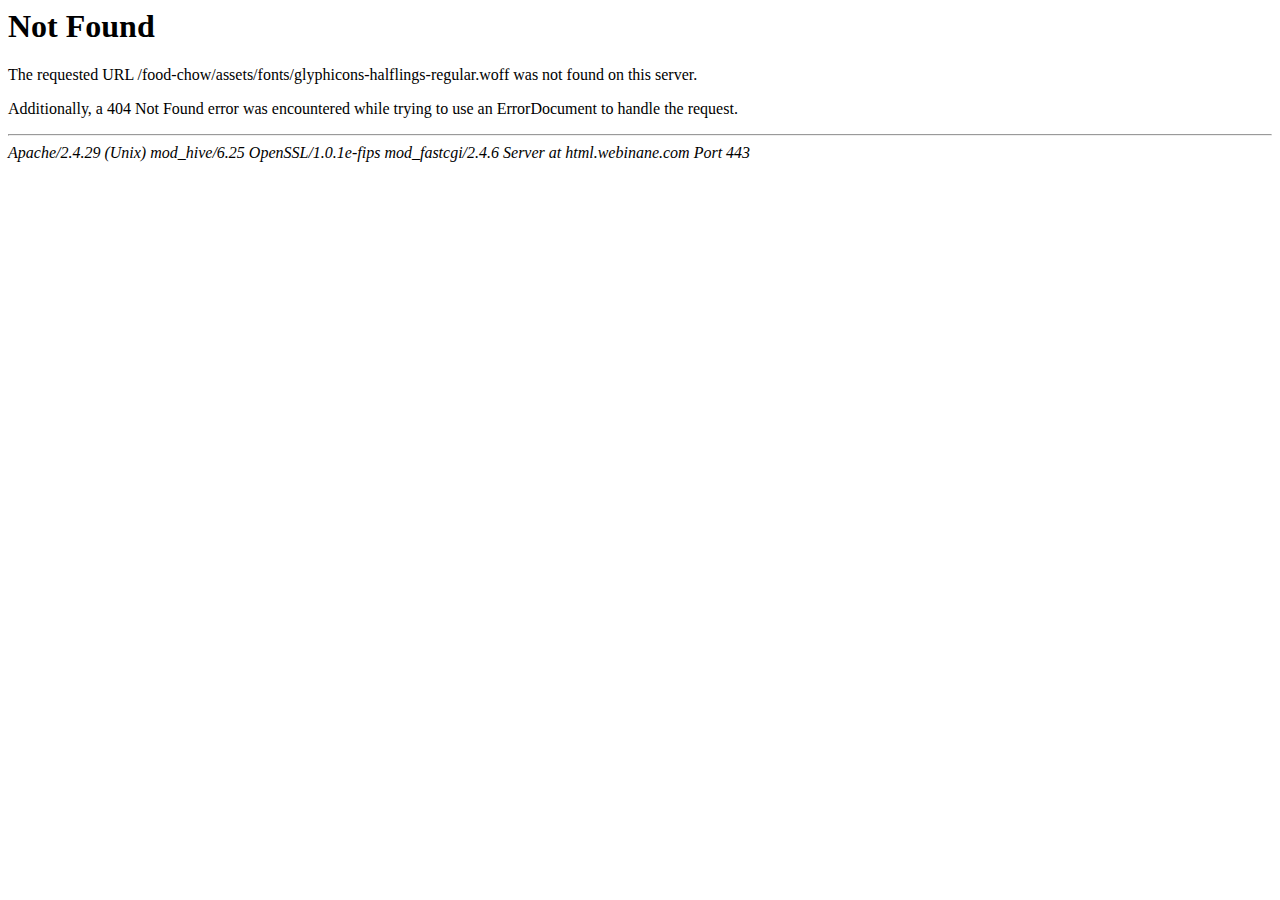
<file: assets/fonts/glyphicons-halflings-regular-3.html>
<!DOCTYPE HTML PUBLIC "-//IETF//DTD HTML 2.0//EN">
<html><head>
<title>404 Not Found</title>
</head><body>
<h1>Not Found</h1>
<p>The requested URL /food-chow/assets/fonts/glyphicons-halflings-regular.woff was not found on this server.</p>
<p>Additionally, a 404 Not Found
error was encountered while trying to use an ErrorDocument to handle the request.</p>
<hr>
<address>Apache/2.4.29 (Unix) mod_hive/6.25 OpenSSL/1.0.1e-fips mod_fastcgi/2.4.6 Server at html.webinane.com Port 443</address>
</body></html>
</file>
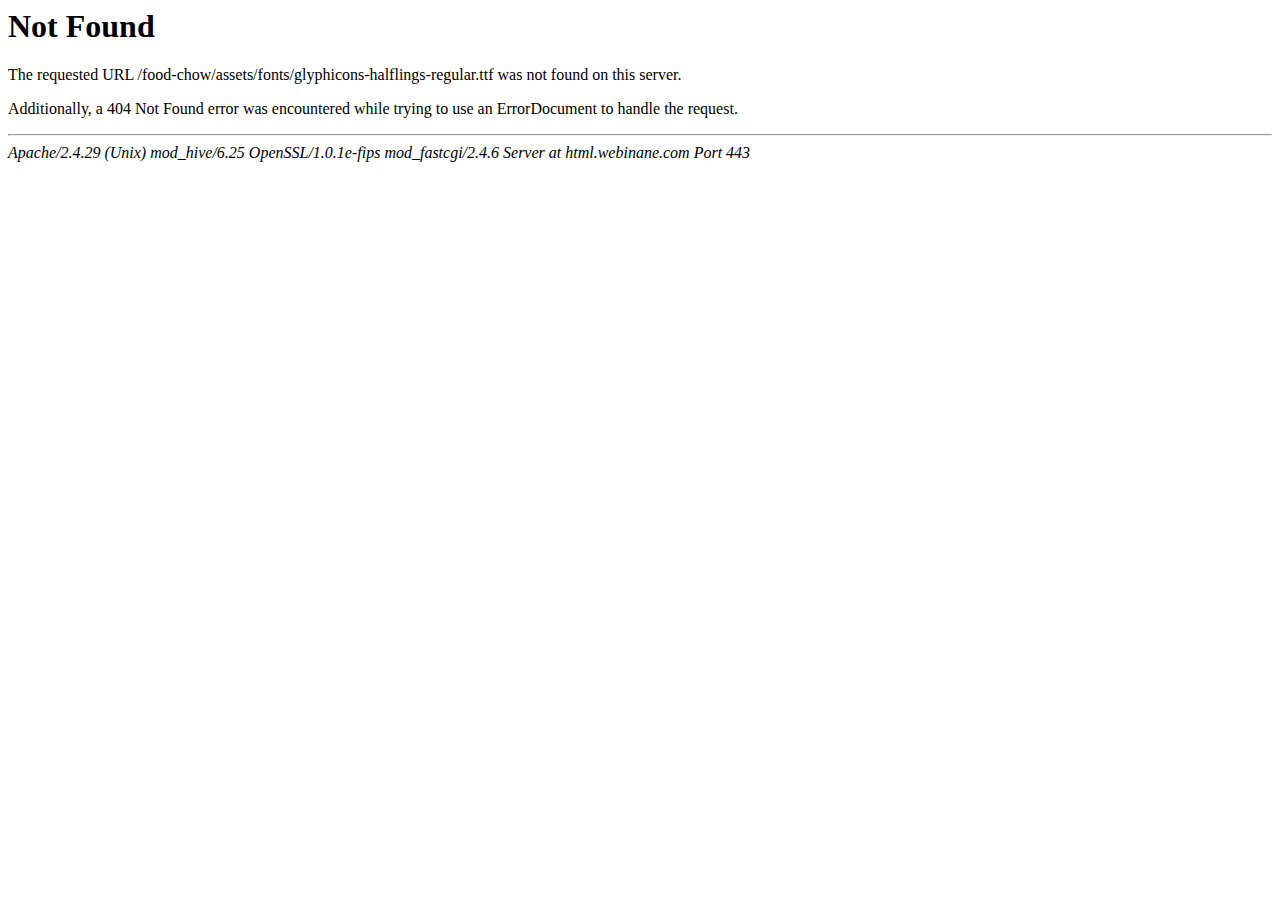
<file: assets/fonts/glyphicons-halflings-regular-4.html>
<!DOCTYPE HTML PUBLIC "-//IETF//DTD HTML 2.0//EN">
<html><head>
<title>404 Not Found</title>
</head><body>
<h1>Not Found</h1>
<p>The requested URL /food-chow/assets/fonts/glyphicons-halflings-regular.ttf was not found on this server.</p>
<p>Additionally, a 404 Not Found
error was encountered while trying to use an ErrorDocument to handle the request.</p>
<hr>
<address>Apache/2.4.29 (Unix) mod_hive/6.25 OpenSSL/1.0.1e-fips mod_fastcgi/2.4.6 Server at html.webinane.com Port 443</address>
</body></html>
</file>
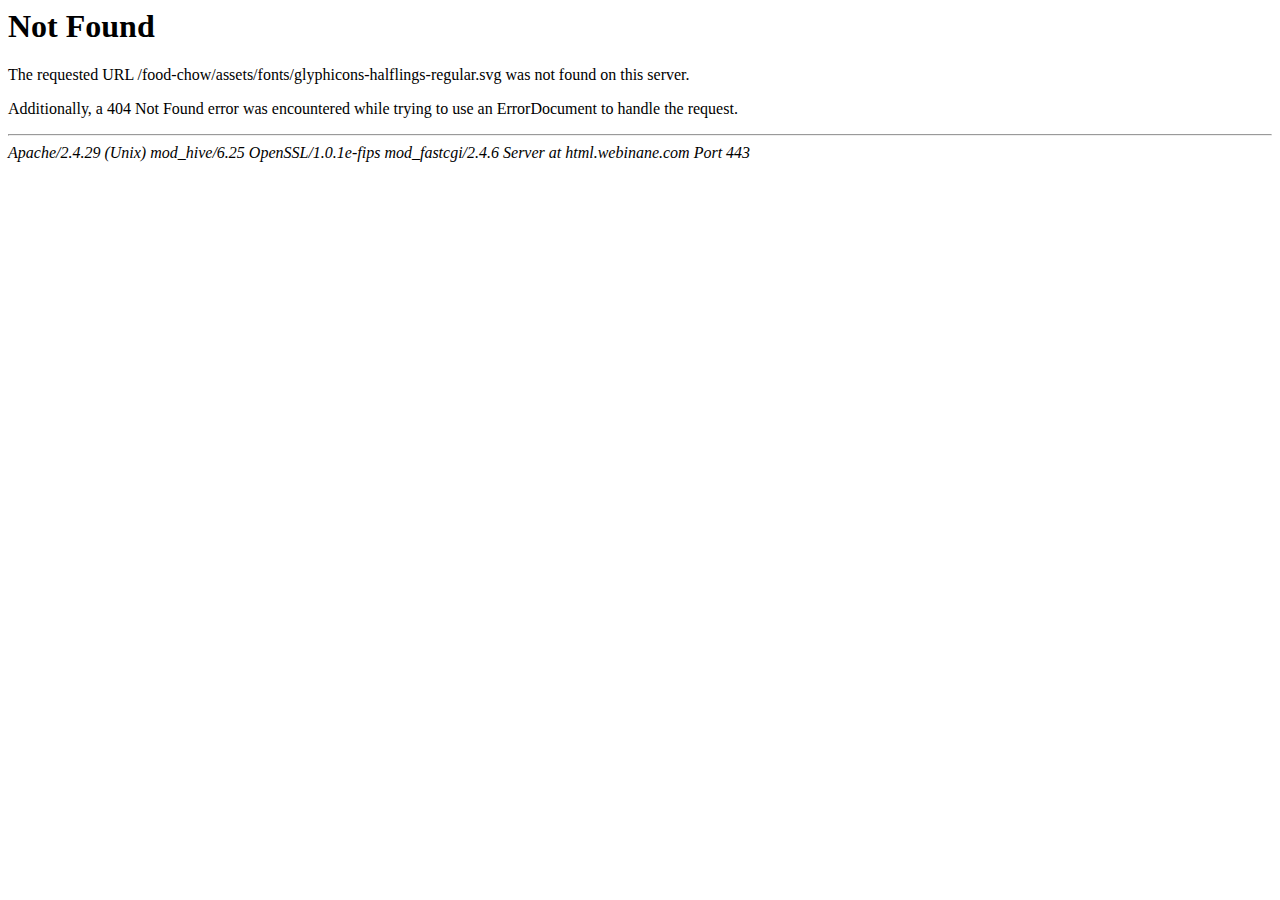
<file: assets/fonts/glyphicons-halflings-regular-5.html>
<!DOCTYPE HTML PUBLIC "-//IETF//DTD HTML 2.0//EN">
<html><head>
<title>404 Not Found</title>
</head><body>
<h1>Not Found</h1>
<p>The requested URL /food-chow/assets/fonts/glyphicons-halflings-regular.svg was not found on this server.</p>
<p>Additionally, a 404 Not Found
error was encountered while trying to use an ErrorDocument to handle the request.</p>
<hr>
<address>Apache/2.4.29 (Unix) mod_hive/6.25 OpenSSL/1.0.1e-fips mod_fastcgi/2.4.6 Server at html.webinane.com Port 443</address>
</body></html>
</file>
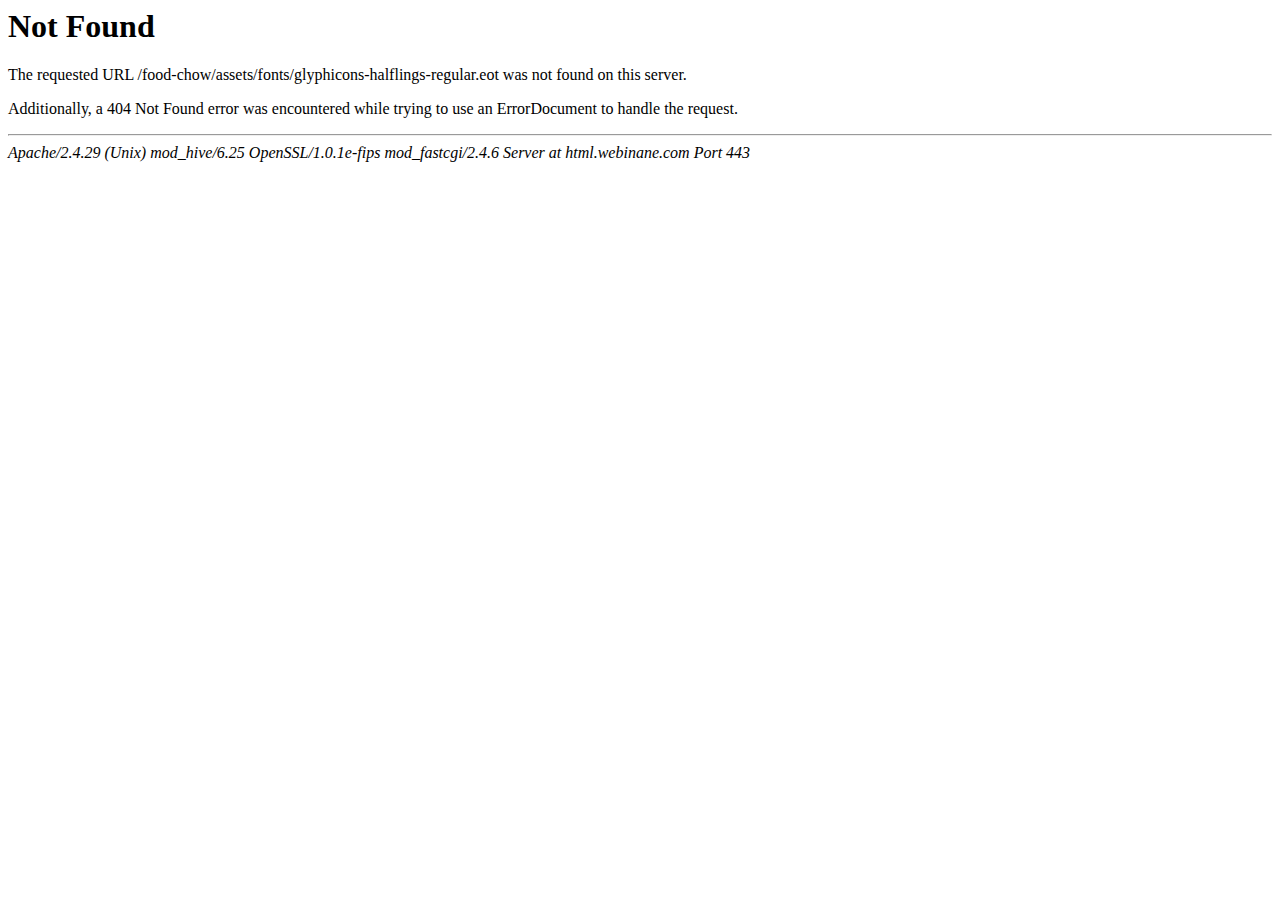
<file: assets/fonts/glyphicons-halflings-regular.html>
<!DOCTYPE HTML PUBLIC "-//IETF//DTD HTML 2.0//EN">
<html><head>
<title>404 Not Found</title>
</head><body>
<h1>Not Found</h1>
<p>The requested URL /food-chow/assets/fonts/glyphicons-halflings-regular.eot was not found on this server.</p>
<p>Additionally, a 404 Not Found
error was encountered while trying to use an ErrorDocument to handle the request.</p>
<hr>
<address>Apache/2.4.29 (Unix) mod_hive/6.25 OpenSSL/1.0.1e-fips mod_fastcgi/2.4.6 Server at html.webinane.com Port 443</address>
</body></html>
</file>
<file: assets/css/main.css>
@import url('https://fonts.googleapis.com/css?family=Great+Vibes|Lato|Roboto:300,400,400i,500,600,700,800');
@import url(plugins.css);

body {
  float: left;
  width: 100%;
  margin: 0;
  padding: 0;
  font-family: "Roboto";
}

h1,
h2,
h3,
h4,
h5,
h6 {
  font-family: "Roboto";
}
p {
  font-size: 15px;
  font-family: "lato";
  line-height: 28px;
  color:#9fa4af;
  display: inline-block;
	letter-spacing: 0.5px;
}

ul li,
ol li {
  font-family: "Roboto";
}

a,
a:hover,
a:focus,
a:active {
  color: inherit;
  outline: none;
  -webkit-text-decoration: none;
  -moz-text-decoration: none;
  -ms-text-decoration: none;
  -o-text-decoration: none;
  text-decoration: none;
}

input,
textarea,
select,
button {border: 0;}
button,
input[type="submit"],
.fileContainer,
input[type="file"] {cursor: pointer;}
input:focus,
textarea:focus,
select:focus,
button:focus,
a:focus,
.form-wrp fieldset p a:focus {
  border-color: transparent;
  outline: none;
  -webkit-box-shadow: none;
  -ms-box-shadow: none;
  -o-box-shadow: none;
  box-shadow: none;
}

textarea {resize: none;}
main {
  float: left;
  position: relative;
  width: 100%;
}
.row.merged > div{
	padding: 0;
}
main.boxed {
  -webkit-box-shadow: 0 0 10px rgba(0,0,0,0.5);
  -ms-box-shadow: 0 0 10px rgba(0,0,0,0.5);
  -o-box-shadow: 0 0 10px rgba(0,0,0,0.5);
  box-shadow: 0 0 10px rgba(0,0,0,0.5);
  float: none;
  margin: 0 auto;
  width: 1230px;
}

section{
  float:left;
  position:relative;
  width:100%;
}

.block {
  float: left;
  padding: 120px 0;
  position: relative;
  width: 100%;
}

.sec-box {
  margin: 0 auto;
  max-width: 1300px;
  width: 100%;
  padding: 50px 45px;
  background-color: #fff;
  float: left;
}
.less-spacing,
.block.less-spacing {padding: 70px 0;}
.top-padd80,
.block.top-padd80 {padding-top: 80px;}
.block.top-padd30 {padding: 30px;}
.bottom-padd80,
.block.bottom-padd80 {padding-bottom: 80px;}
.top-padd140,
.block.top-padd140 {padding-top: 140px;}
.bottom-padd140,
.block.bottom-padd140 {padding-bottom: 140px;}
.top-padd210,
.block.top-padd210 {padding-top: 210px;}
.bottom-padd210,
.block.bottom-padd210 {padding-bottom: 210px;}
.remove-gap,
.block.remove-gap {padding-top: 0;}
.remove-bottom,
.block.remove-bottom {padding-bottom: 0;}
.no-padding,
.block.no-padding {padding: 0;}
.orange-bg {background-color: #e8511c;}
.dark-red-bg,
form.dark-red-bg {background-color: #c33332;}
.gray-bg {background-color: #f6f6f6;}
.gray-bg2 {background-color: #fbfbfb;}
.dark-bg {background-color: #1b1b1b;}
.overlape-110,
.overlape-45,
.overlape-95 {
  margin-top: -110px;
  position: relative;
}
.black-bg{background: #272727;}
.overlape-45 {margin-top: -45px;}
.overlape-95 {margin-top: -95px;}
.sec-wrapper {
  float: left;
  width: 100%;
}
.margin-bottom {
    margin-bottom: -100px;
}
.less-btm-margin{margin-bottom: 0;}
.container {
  padding: 0;
  max-width:1170px;
}
.mrg {margin: 0;}
.mrg > div,
.mrg > div.masonry,
.mrg5 > div.masonry,
.mrg10 > div.masonry,
.mrg15 > div.masonry,
.mrg20 > div.masonry,
.mrg > div.masonry > div {padding: 0;}
.mrg5 {margin: 0 -2.5px;}
.mrg5 > div,
.mrg5 > div.masonry > div {padding: 0 2.5px;}
.mrg10 {margin: 0 -5px;}
.mrg10 > div,
.mrg10 > div.masonry > div {padding: 0 5px;}
.mrg15 {margin: 0 -7.5px;}
.mrg15 > div,
.mrg15 div.masonry > div {padding: 7.5px;}
.mrg20 {margin: 0 -10px;}
.mrg20 > div,
.mrg20 > div.masonry > div {padding: 0 10px;}
.masonry {width: 100%;}
.top-brd2 {border-top: 2px solid #fbfbfb;}
.bottom-brd2 {border-bottom: 2px solid #fbfbfb;}
.remove-ext,
.remove-ext2,
.remove-ext3,
.remove-ext4,
.remove-ext5{
  display: inline-block;
  margin-bottom: -30px;
}
.remove-ext2 {margin-bottom: -20px;}
.remove-ext3 {margin-bottom: -10px;}
.remove-ext4 {margin-bottom: -15px;}
.remove-ext5 {margin-bottom: -60px;}
.fixed-bg,
.fit-bg{
  height:100%;
  width:100%;
  margin:0;
  position:absolute;
  left:0;
  top:0;
  z-index:-2;
	background-position: center center;
  background-repeat: repeat;
}
.full-height{
	height: 100vh;
}
.fixed-bg{
  background-attachment:fixed !important;
}
.blackish:before, 
.whitish:before,
.grayish:before,
.blackish2:before,
.red-bg-layer:before,
.yellow-bg-layer:before {
  content: "";
  height: 100%;
  left: 0;
  position: absolute;
  top: 0;
  width: 100%;
  z-index: -1;
}
.whitish:before {background-color:#fff;}
.grayish:before {background-color: #fafafa;}
.blackish:before {background-color: #000000;}
.blackish2:before {background-color: #323232;}
.high-opacity:before {opacity: .95;}
.medium-opacity:before {opacity: .8;}
.low-opacity:before {opacity: .7;}
.opac35:before {opacity: .35;}
.opac50:before {opacity: .5;}
.opc98:before {opacity: .98;}
iframe {
  border: 0;
  float: left;
  width: 100%;
}
img {
  max-width: 100%;
  vertical-align: middle;
}
.title1-wrapper .text-white,
.title1-wrapper.text-white h2{
	color: #fff;
}

.title1-wrapper > i {
    display: inline-block;
    margin-right: 15px;
    vertical-align: middle;
    width: 70px;
}
.filters-wrapper .title1-inner {
    display: inline-block;
    vertical-align: middle;
    width: 84% !important;
}

/*===== Social Media Offical Colors =====*/
a.facebook,
a.facebook-clr:hover{
  background:#3b5998;
  border-color:#3b5998;
}
a.facebook-clr,
a.facebook:hover{
  border-color:#3b5998;
  color:#3b5998;
}
a.twitter,
a.twitter-clr:hover{
  background:#55acee;
  border-color:#55acee;
}
a.twitter-clr,
a.twitter:hover{
  border-color:#55acee;
  color:#55acee;
}
a.google,
a.google-clr:hover{
  background:#dd4b39;
  border-color:#dd4b39;
}
a.google-clr,
a.google:hover{
  border-color:#dd4b39;
  color:#dd4b39;
}
a.linkedin,
a.linkedin-clr:hover{
  background:#0976b4;
  border-color:#0976b4;
}
a.linkedin-clr,
a.linkedin:hover{
  border-color:#0976b4;
  color:#0976b4;
}
a.pinterest,
a.pinterest-clr:hover{
  background:#cc2127;
  border-color:#cc2127;
}
a.pinterest-clr,
a.pinterest:hover{
  border-color:#cc2127;
  color:#cc2127;
}
a.youtube,
a.youtube-clr:hover{
  background:#e52d27;
  border-color:#e52d27;
}
a.youtube-clr,
a.youtube:hover{
  border-color:#e52d27;
  color:#e52d27;
}
a.tumblr,
a.tumblr-clr:hover{
  background:#293b52;
  border-color:#293b52;
}
a.tumblr-clr,
a.tumblr:hover{
  border-color:#293b52;
  color:#293b52;
}
a.dribbble,
a.dribbble-clr:hover{
  background:#d75281;
  border-color:#d75281;
}
a.dribbble-clr,
a.dribbble:hover{
  border-color:#d75281;
  color:#d75281;
}
a.reddit,
a.reddit-clr:hover{
  background:#000;
  border-color:#000;
}
a.reddit-clr,
a.reddit:hover{
  border-color:#000;
  color:#000;
}
a.rss,
a.rss-clr:hover{
  background:#fd9f13;
  border-color:#fd9f13;
}
a.rss-clr,
a.rss:hover{
  border-color:#fd9f13;
  color:#fd9f13;
}
a.github,
a.github-clr:hover{
  background:#1f76b6;
  border-color:#1f76b6;
}
a.github-clr,
a.github:hover{
  border-color:#1f76b6;
  color:#1f76b6;
}
a.vimeo,
a.vimeo-clr:hover{
  background:#44bbff;
  border-color:#44bbff;
}
a.vimeo-clr,
a.vimeo:hover{
  border-color:#44bbff;
  color:#44bbff;
}
a.instagram,
a.instagram-clr:hover{
  background:#8a3ab9;
  border-color:#8a3ab9;
}
a.instagram-clr,
a.instagram:hover{
  border-color:#8a3ab9;
  color:#8a3ab9;
}
a.skype,
a.skype-clr:hover{
  background:#00aff0;
  border-color:#00aff0;
}
a.skype-clr,
a.skype:hover{
  border-color:#00aff0;
  color:#00aff0;
}

/*===== Cross Browser Compatibility =====*/
a,
input,
button,
textarea,
:before,
:after,
.owl-nav > div,
.owl-dots > div,
.restaurants-wrapper > li,
.popular-dish-thumb > a img,
.news-btns,
nav ul ul,
.chosen-results > li,
.featured-restaurant-box,
.toggle-item,
.toggle-item > h4,
.toggle-item > h4 i,
.rating-box > span,
.switch-slider,
.rate-share,
.newsletter-popup-wrapper,
.gallery-info-btns,
.gallery-bx > h3,
.ingradient-list,
.log-popup,
.sign-popup,
label,
.topbar,
.logo,
.logo > h1 img,
nav > div > ul > li,
nav > div > ul > li span,
.responsive-logomenu > span,
.responsive-menu > span,
.responsive-menu,
.your-order-popup,
.payment-popup-wrapper
{
  -webkit-transition: all .3s linear;
  -ms-transition: all .3s linear;
  -o-transition: all .3s linear;
  transition: all .3s linear;
}

nav > div > ul > li:before,
.select-wrp .chosen-container-single .chosen-single::before,
.input-field > i,
.top-restaurants-carousel .owl-dots,
.featured-restaurant-carousel .owl-nav > div,
.blog-detail-gallery-carousel .owl-nav > div
{
  -webkit-transform: translateY(-50%);
  -ms-transform: translateY(-50%);
  -o-transform: translateY(-50%);
  transform: translateY(-50%);
}

.title2-wrapper.text-center > .sudo-bottom::before,
.step-box > i span
{
  -webkit-transform: translateX(-50%);
  -ms-transform: translateX(-50%);
  -o-transform: translateX(-50%);
  transform: translateX(-50%);
}

.brd-rd50,
.restaurants-wrapper.style2 > li::before,
.radio-box [type="radio"]:checked + label:before,
.radio-box [type="radio"]:not(:checked) + label:before,
.radio-box [type="radio"]:checked + label:after,
.radio-box [type="radio"]:not(:checked) + label:after,
.check-box [type="checkbox"]:checked + label:before,
.check-box [type="checkbox"]:not(:checked) + label:before,
.check-box [type="checkbox"]:checked + label:after,
.check-box [type="checkbox"]:not(:checked) + label:after,
.review-form:before,
.switch-slider.brd-rd30:before,
.booking-table > table tbody td h5:before,
.profile-info > a.change-password::before
{
  -webkit-border-radius: 50%;
  border-radius: 50%;
}

.brd-rd40
{
  -webkit-border-radius: 40px;
  border-radius: 40px;
}

.brd-rd30
{
  -webkit-border-radius: 30px;
  border-radius: 30px;
}

.brd-rd12
{
  -webkit-border-radius: 12px;
  border-radius: 12px;
}

.brd-rd8
{
  -webkit-border-radius: 8px;
  border-radius: 8px;
}

.brd-rd5
{
  -webkit-border-radius: 5px;
  border-radius: 5px;
}

.brd-rd4
{
  -webkit-border-radius: 4px;
  border-radius: 4px;
}

.brd-rd3
{
  -webkit-border-radius: 3px;
  border-radius: 3px;
}

.brd-rd2,
.featured-restaurant-carousel .owl-nav > div,
.sudo-bottom:before,
.select-wrp2 .chosen-container > a
{
  -webkit-border-radius: 2px;
  border-radius: 2px;
}

.brd-rd0 {
  -webkit-border-radius: 0;
  border-radius: 0;
}

/*===== Project Style =====*/
/*===== Chosen Container Style =====*/
.chosen-container {width: 100% !important;}
/*===== Header =====*/
header {
  float: left;
  width: 100%;
  z-index: 999;
  position: relative;
  -webkit-box-shadow: 0 4px 2px rgba(0,0,0,.18);
  -ms-box-shadow: 0 4px 2px rgba(0,0,0,.18);
  -o-box-shadow: 0 4px 2px rgba(0,0,0,.18);
  box-shadow: 0 4px 2px rgba(0,0,0,.18);
}
.topbar {
  background-color: #161616;
  float: left;
  width: 100%;
  height: 46px;
}
.select-wrp {
  float: left;
  position: relative;
}
.select-wrp + .select-wrp {
  padding-left: 20px;
  margin-left: 20px;
  border-left: 1px solid rgba(229,229,229,.2);
}
.select-wrp .chosen-container-single .chosen-single {
  background: no-repeat;
  border: 0;
  -webkit-box-shadow: none;
  -ms-box-shadow: none;
  -o-box-shadow: none;
  box-shadow: none;
  height: auto;
  line-height: 46px;
  font-size: 10px;
  color: #fff;
  font-family: Roboto;
  font-weight: 500;
  position: relative;
  padding-left: 0;
  padding-right: 28px;
}
.select-wrp .chosen-container-single .chosen-single:before {
  content: "\f0d7";
  position: absolute;
  right: 0;
  top: 50%;
  font-family: fontawesome;
  font-size: 12px;
  color: #fff;
}
.select-wrp .chosen-container-single .chosen-single div {display: none !important;}
.select-wrp .chosen-container-single .chosen-single > span {margin-right: 0 !important;}
.select-wrp .chosen-container-active .chosen-single::before {content: "\f0d8";}
.topbar-register {
  float: right;
  font-size: 12px;
  font-family: Roboto;
  font-weight: 500;
  color: #fff;
  padding: 15px 0 14px 40px;
  border-left: 1px solid rgba(229,229,229,.2);
  margin-left: 35px;
}
.select-wrp .chosen-container-single .chosen-drop {
  -webkit-box-shadow: 4px 4px 0 rgba(0,0,0,.38);
  -ms-box-shadow: 4px 4px 0 rgba(0,0,0,.38);
  -o-box-shadow: 4px 4px 0 rgba(0,0,0,.38);
  box-shadow: 4px 4px 0 rgba(0,0,0,.38);
  -webkit-border-radius: 0;
  border-radius: 0;
  margin: 0;
  border: 0;
  width: 190px;
}
.select-wrp .chosen-container-single .chosen-drop > ul li {
  font-size: 12px;
  font-family: Roboto;
  font-weight: 600;
  color: #2d2d2d;
  border-bottom: 1px solid #ededed;
  padding: 5px 0;
  float: left;
  width: 100%;
}
.select-wrp .chosen-container-single .chosen-drop > ul li:last-child {border-bottom: 0;}
.select-wrp .chosen-container-single .chosen-drop > ul {
  margin: 0;
  padding: 10px 20px;
}
.select-wrp .chosen-container-single .chosen-drop > ul li.result-selected,
.select-wrp .chosen-container-single .chosen-drop > ul li.highlighted,
.select-wrp .chosen-container-single .chosen-drop > ul li:hover,
.select-wrp2 .chosen-container-single .chosen-drop > ul li.result-selected,
.select-wrp2 .chosen-container-single .chosen-drop > ul li.highlighted,
.select-wrp2 .chosen-container-single .chosen-drop > ul li:hover {
  background-color: transparent;
  background-image: none;
}
.select-wrp2 .chosen-container-single .chosen-drop > ul li.result-selected,
.select-wrp2 .chosen-container-single .chosen-drop > ul li.highlighted,
.select-wrp2 .chosen-container-single .chosen-drop > ul li:hover {color: #fff;}
/*===== Topbar Social =====*/
.social1 {
  float: right;
  margin-top: 11px;
}
.social1 > a {
  font-size: 18px;
  color: #b3b3b3;
  float: left;
}
.social1 > a + a {margin-left: 15px;}
.logo-menu-sec {
  float: left;
  width: 100%;
  background-color: #fff;
}
.logo {
  float: left;
  width: 100%;
  max-width: 20%;
  margin: 26px 0;
}
.logo > h1 {margin: 0;}
nav {
  float: left;
  width: 100%;
  max-width: 80%;
}
.menu-sec {
  float: left;
  width: 100%;
}
nav > div > ul {
  float: left;
  padding-left: 0;
  list-style: none;
  margin-bottom: 0;
}
nav > div > ul > li {
    color: #333;
    float: left;
    font-family: Roboto;
    font-size: 18px;
    font-weight: 600;
    margin-right: 35px;
    padding: 32px 35px 32px 0;
    position: relative;
}
nav > div > ul > li span {
  font-size: 12px;
  display: block;
  font-weight: normal;
  margin-bottom: 5px;
}
nav > div > ul > li:last-child {
  margin-right: 0;
  padding-right: 0;
}
nav > div > ul > li:before {
  content: "";
  width: 1px;
  height: 42px;
  background-color: #d8d7d7;
  position: absolute;
  right: 0;
  top: 50%;
}
nav > div > ul > li:last-child:before {display: none;}
.menu-sec > a {
    color: #fff;
    float: right;
    font-size: 12px;
    font-weight: 600;
    margin-top: 33px;
    padding: 14px 38px;
}
.menu-sec > a:hover{color: #000;}
.menu-sec > a:focus {color: #fff;}
/*=== DropDown =====*/
nav ul ul {
  position: absolute;
  top: 100%;
  left: 0;
  -webkit-border-radius: 0 0 4px 4px;
  border-radius: 0 0 4px 4px;
  background-color: #fff;
  padding-left: 0;
  list-style: none;
  margin-bottom: 0;
  -webkit-box-shadow: 4px 4px 9px rgba(0, 0, 0, 0.2);
  -ms-box-shadow: 4px 4px 9px rgba(0, 0, 0, 0.2);
  -o-box-shadow: 4px 4px 9px rgba(0, 0, 0, 0.2);
  box-shadow: 4px 4px 9px rgba(0, 0, 0, 0.2);
  min-width: 215px;
  padding: 15px 20px;
  opacity: 0;
  visibility: hidden;
  z-index: 1;
}
nav ul ul ul {
  left: 100%;
  top: 0;
}

nav > div ul > li.menu-item-has-children:hover > ul {
  opacity: 1;
  visibility: visible;
}
nav ul ul li {
  font-size: 13px;
  font-weight: 600;
  color: #2d2d2d;
  font-family: Roboto;
  border-bottom: 1px solid #dedede;
  float: left;
  width: 100%;
  position: relative;
}
nav ul ul.img-icon li a {
  float: left;
  width: 100%;
  padding: 9px 0 9px 40px;
  position: relative;
}
nav ul ul li a {
  float: left;
  width: 100%;
  padding: 9px 0;
  position: relative;
}
nav ul ul li a i {
  position: absolute;
  left: 0;
}
nav ul ul.img-icon li a i {
  background-image: url(../images/menu-strip.png);
  background-repeat: no-repeat;
  height: 27px;
  width: 27px;
}
nav ul ul.img-icon li:first-child > a i {background-position: 0 2px;}
nav ul ul.img-icon li:nth-child(2) > a i {background-position: 0 -44px;}
nav ul ul.img-icon li:nth-child(3) > a i {background-position: 0 -87px;}
nav ul ul.img-icon li:nth-child(4) > a i {background-position: 0 -130px;}
nav ul ul.img-icon li:nth-child(5) > a i {background-position: 0 -170px;}
nav ul ul li:last-child {border-bottom: 0;}
/*===== Sticky header =====*/
header.stick {
  position: fixed;
  top: 0;
  left: 0;
}
header.sticky .topbar {
  height: 0;
  opacity: 0;
  visibility: hidden;
}
header.sticky .logo {margin: 15px 0;}
header.sticky .logo > h1 img {max-width: 50%;}
header.sticky nav > div > ul > li {
  padding: 18px 35px 18px 0;
  font-size: 17px;
}
header.sticky .menu-sec > a {margin-top: 19px;}
header.sticky nav > div > ul > li span {font-size: 11px;}
/*===== Responsive Header =====*/
.responsive-header {
  float: left;
  display: none;
  width: 100%;
}
.responsive-topbar {
  float: left;
  width: 100%;
  padding: 0 20px;
  background: #000;
}
.responsive-topbar .select-wrp {width: 48%;}
.responsive-topbar .select-wrp .chosen-container-single .chosen-single {line-height: 35px;}
.responsive-logomenu {
  float: left;
  width: 100%;
  background-color: #0d0d0d;
  padding: 0 20px;
}
.responsive-logomenu .logo {margin: 7px 0;}
.responsive-logomenu .logo img {max-width: 35%;}
.responsive-logomenu > span {
  float: right;
  cursor: pointer;
  line-height: 30px;
  width: 30px;
  text-align: center;
  font-size: 14px;
  margin: 22px 0;
}
.responsive-logomenu > span.yellow-bg:hover {color: #fff;}
.responsive-logomenu > span.red-bg:hover {color: #333;}
.responsive-menu {
  position: fixed;
  top: 0;
  right: -320px;
  bottom: 0;
  z-index: 9;
  background-color: #111;
  width: 320px;
  padding: 80px 30px 30px;
  opacity: 0;
  visibility: hidden;
}
.responsive-menu.slidein {
  right: 0;
  opacity: 1;
  visibility: visible;
}
.responsive-menu > span {
  cursor: pointer;
  color: #fff;
}
.responsive-menu > span.yellow-bg:hover {color: #fff;}
.responsive-menu > span.red-bg:hover {color: #333;}
.responsive-menu > span {
  line-height: 30px;
  width: 30px;
  text-align: center;
  position: absolute;
  font-size: 13px;
  right: 20px;
  top: 20px;
  cursor: pointer;
}
.menu-lst {
  float: left;
  width: 100%;
  margin-bottom: 55px;
}
.menu-lst > ul {
  padding-left: 0;
  list-style: none;
  margin-bottom: 0;
  float: left;
  width: 100%;
}
.menu-lst > ul li {
  float: left;
  width: 100%;
  font-family: Roboto;
  color: #fff;
  font-size: 18px;
  position: relative;
}
.menu-lst > ul li a span {
  display: block;
  font-size: 12px;
}
.menu-lst > ul ul li {
  font-size: 14px;
  margin: 3px 0;
  color: #f6f6f6;
}
.menu-lst > ul ul {
  list-style: none;
  padding-left: 20px;
  margin: 5px 0;
  float: left;
  width: 100%;
  display: none;
}
.menu-lst > ul > li {
  margin-bottom: 20px;
  padding-bottom: 15px;
}
.menu-lst > ul > li:before {
  content: "";
  width: 43px;
  height: 1px;
  position: absolute;
  bottom: 0;
  background-color: rgba(255,255,255,.3);
}
.menu-lst > ul > li:last-child {
  margin-bottom: 0;
  padding-bottom: 0;
}
.menu-lst > ul > li:last-child:before {display: none;}
.responsive-menu .topbar-register {
  float: left;
  border-left: 0;
  color: #a8a8a8;
  font-size: 12px;
  padding: 0;
  margin: 0;
}
.responsive-menu .social1 > a {
  color: #c9c9c9;
  font-size: 13px;
}
.responsive-menu .social1 > a + a {margin-left: 10px;}
.responsive-menu .social1 {
  margin: 0 0 0 25px;
  float: left;
}
.register-btn {
  float: left;
  width: 100%;
  margin-top: 55px;
}
.register-btn > a {
  font-size: 12px;
  color: #2a2a2a;
  font-family: Roboto;
  padding: 11px 25px 10px;
  display: inline-block;
}
.register-btn > a.red-bg:hover {color: #333;}
.register-btn > a.yellow-bg:hover {color: #fff;}
/*===== Restaurant Searching Section =====*/
.funfacts .row > div {
    width: 23%;
}
.restaurant-searching {
  float: left;
  width: 100%;
  padding: 0 100px 100px;
}
.restaurant-searching-inner {
  display: inline-block;
  max-width: 992px;
  width: 100%;
}
.restaurant-searching-inner > h2 {
  font-family: Roboto;
  color: #fff;
  font-size: 50px;
  max-width: 70%;
  display: inline-block;
  line-height: 55px;
  margin-bottom: 0;
  font-weight: 700;

  -webkit-text-shadow: 0 5px 0 rgba(0,0,0,.38);
  -ms-text-shadow: 0 5px 0 rgba(0,0,0,.38);
  -o-text-shadow: 0 5px 0 rgba(0,0,0,.38);
  text-shadow: 0 5px 0 rgba(0,0,0,.38);
}
.restaurant-searching-inner > h2 span{
  font-family: Great Vibes;
  font-size: 60px;
  font-weight: normal;
}
.restaurant-search-form {
    display: inline-block;
    margin: 40px auto 0;
    width: 100%;
    padding: 18px;
  
  -webkit-box-shadow: 0 5px 0 rgba(0,0,0,0.38);
  -ms-box-shadow: 0 5px 0 rgba(0,0,0,0.38);
  -o-box-shadow: 0 5px 0 rgba(0,0,0,0.38);
  box-shadow: 0 5px 0 rgba(0,0,0,0.38);
  
}
.input-field,
.textarea-field {
  float: left;
  width: 100%;
  background-color: #fff;
  position: relative;
  height: 52px;
  text-align: left;
}
.input-field > input,
.textarea-field > textarea {
  height: 100%;
  padding: 15px 38px;
  font-size: 11.7px;
  font-family: lato;
  color: #a2a2a2;
  width: 100%;
}
.input-field > i,
.textarea-field > i {
  color: #a2a2a2;
  position: absolute;
  top: 50%;
  font-size: 10.8px;
}
.input-field > i.fa-map-marker {left: 25px;}
.input-field > i.fa-location-arrow {
  color: #c7c7c7;
  right: 25px;
}
.restaurant-search-form button {
  color: #fff;
  font-weight: 700;
  font-family: Roboto;
  padding: 15.9px 20px;
  width: 100%;
  font-size: 13.5px;
  text-align: center;
}
.restaurant-search-form button:hover{background: #fff !important; color: #2a2a2a;}
.restaurant-search-form button:focus {color: #2a2a2a;}
.funfacts {
  display: inline-block;
    margin: 20px auto 0 0;
    width: 100%;
}
.fact-box {
  float: left;
  width: 100%;
  text-align: center;
  margin-top: 30px;
}
.fact-box > i {
    background-color: #fff;
    display: inline-block;
    height: 82px;
    line-height: 82px;
    margin-right: 10px;
    text-align: center;
    vertical-align: middle;
    width: 82px;
}
.fact-inner {
    display: inline-block;
    vertical-align: middle;
    width: 50%;
    text-align: left;
}
.fact-inner > strong {
    color: #fff;
    font-family: Roboto;
    font-size: 30px;
}
.fact-inner > h5 {
    color: #aeaeae;
    display: inline-block;
    font-size: 15px;
    margin-bottom: 0;
    margin-top: 0;
    width: 100%;
}
.left-building-mockup {
  position: absolute;
  left: 0;
  bottom: 0;
  opacity: .1;
}
.right-building-mockup {
  position: absolute;
  right: 0;
  bottom: 0;
  opacity: .1;
}
.left-scooty-mockup {
  position: absolute;
  left: -50px;
  bottom: -120px;
  z-index: 3;
  opacity: 0;
  visibility: hidden;
  -webkit-transition: all .6s linear;
  -ms-transition: all .6s linear;
  -o-transition: all .6s linear;
  transition: all .6s linear;
}
.left-scooty-mockup.easein {
  left: 0;
  opacity: 1;
  visibility: visible;
}
.bottom-clouds-mockup {
  position: absolute;
  bottom: -40px;
  left: 0;
  right: 0;
  width: 100%;
}
/*===== Title Style 1 =====*/
.title1-wrapper {
  float: left;
  width: 100%;
  margin-bottom: 35px;
}
.title1-wrapper .title1-inner > h2{margin-bottom: 0;}
.title1-inner {
  display: inline-block;
  max-width: 55%;
	vertical-align: middle;
}
.title1-inner span{
  display: inline-block;
  width: 100%;
  font-family: Great Vibes;
  font-size: 24px;
  margin-bottom: 10px;
	letter-spacing: 0.5px;
}
.title1-inner > h2, 
.title1-inner > h3 {
    color: #222;
    display: inline-block;
    font-family: Roboto;
    font-size: 40px;
    font-weight: bold;
    margin-bottom: 20px;
    margin-top: 0;
    text-transform: uppercase;
    width: 100%;
}
.title1-inner > h3 {font-size: 33px;}
.title1-inner > p {
    color: #6f6f6f;
    display: inline-block;
    font-size: 16px;
    margin-bottom: 0;
    width: 100%;
    line-height: 24px;
}
/*===== Top Restaurants Section =====*/
.top-restaurants-carousel-wrapper {
  float: left;
  width: 100%;
}
.top-restaurants-carousel {
  float: left;
  width: 100%;
}
.restaurants-wrapper {
  float: left;
  width: 100%;
  padding: 0 30px;
  list-style: none;
  margin: 0;
}
.restaurants-wrapper > li {
    float: left;
    padding: 0;
    position: relative;
    width: 16.6%;
    z-index: 1;
}
.top-restaurant {
  float: left;
  text-align: center;
  width: 100%;
}
.top-restaurant > a {
    background-color: #fff;
    display: inline-block;
    height: 155px;
    line-height: 155px;
    margin-bottom: 0;
    width: 100%;
	overflow: hidden;
}
.top-restaurant > a img{
	transition: all 0.2s linear 0s;
}
.top-restaurant > a:hover img{
	transform: scale(0.8);
}
.restaurants-wrapper.style2 .top-restaurant > a {
  border: 3px solid #f1f1f1;
    box-shadow: 0 11px 0 0 rgba(0, 0, 0, 0.02);
    height: 155px;
    line-height: 150px;
    width: 155px;
}
.top-restaurant > a img {
  width: auto !important;
  display: inline-block !important;
  transform: scale(0.75);
}
.top-restaurants-carousel .owl-dots {
  position: absolute;
  left: -50px;
  top: 50%;
}
.top-restaurants-carousel .owl-dots > div {
  height: 25px;
  width: 25px;
  position: relative;
  z-index: 1;
  margin-bottom: 9px;
}
.top-restaurants-carousel .owl-dots > div.active {margin-bottom: 13px;}
.top-restaurants-carousel .owl-dots > div:before,
.top-restaurants-carousel .owl-dots > div:after {
  bottom: 0;
  content: "";
  position: absolute;
  height: 20px;
  width: 20px;  
  left: 2px;
  transform: rotate(45deg);
}
.top-restaurants-carousel .owl-dots > div:before {
  background-color: #fff;
  border: 2px solid #f1f1f1;
  z-index: 1;
}
.top-restaurants-carousel .owl-dots > div:after {
  background-color: #f1f1f1;
  opacity: 0;
  z-index: -1;
}
.top-restaurants-carousel .owl-dots > div.active:after {
  bottom: -6px;
  opacity: 1;
}
/*===== Title Style 2 =====*/
.title2-wrapper {
  float: left;
  width: 100%;
  margin-bottom: 50px;
}
.title2-wrapper > h2,
.title2-wrapper > h3 {
  font-family: Roboto;
  color: #5d2a2a;
  font-size: 40px;
  margin-bottom: 10px;
  position: relative;
	margin-top: 0;
}
.title2-wrapper > h3 {font-size: 33px;}
.title2-wrapper > .sudo-bottom {
  padding-bottom: 18px;
  margin-bottom: 0;
}
.title2-wrapper > .sudo-bottom:before {
  content: "";
  height: 5px;
  width: 30px;
  position: absolute;
  bottom: 0;
  left: 0;
}
.title2-wrapper > .sudo-width35:before {width: 35px;}
.title2-wrapper > .sudo-width45:before {width: 45px;}
.title2-wrapper > .sudo-width70:before {width: 70px;}
.title2-wrapper.text-center > .sudo-bottom:before {left: 50%;}
.blackish .title1-wrapper > h2, 
.blackish .title1-wrapper > h3, 
.blackish .title2-wrapper > h2, 
.blackish .title2-wrapper > h3,
.red-bg-layer .title1-wrapper > h2, 
.red-bg-layer .title1-wrapper > h3, 
.red-bg-layer .title2-wrapper > h2, 
.red-bg-layer .title2-wrapper > h3 {color: #fff;}
h2.marginb-0,
h3.marginb-0 {margin-bottom: 0;}
/*===== Popular Dishes Section =====*/
.popular-dish-box {
  float: left;
  width: 100%;
  margin-bottom: 50px;
}
.popular-dish-thumb {
  float: left;
  width: 100%;
  position: relative;
}
.popular-dish-thumb > a {
  float: left;
  width: 100%;
  position: relative;
  overflow: hidden;
}
.popular-dish-thumb > a:before {
  content: "";
  position: absolute;
  top: 0;
  left: 0;
  right: 0;
  bottom: 0;
  opacity: 0;
  background-color: #000;
  z-index: 1;
}
.popular-dish-box:hover .popular-dish-thumb > a::before {opacity: .2;}
.popular-dish-box:hover .popular-dish-thumb > a img {
  -webkit-transform: rotate(3deg) scale(1.08);
  -ms-transform: rotate(3deg) scale(1.08);
  -o-transform: rotate(3deg) scale(1.08);
  transform: rotate(3deg) scale(1.08);
}
.post-rate {
  position: absolute;
  right: 20px;
  top: 20px;
  font-size: 11px;
  color: #fff;
  font-family: Roboto;
  font-weight: 700;
  padding: 6px 10px;
  z-index: 1;
}

.popular-dish-thumb span.likes {
    background: #191919 none repeat scroll 0 0;
    border-radius: 4px;
    bottom: 20px;
    color: #fff;
    font-family: lato;
    font-size: 12px;
    font-weight: bold;
    padding: 8px 10px;
    position: absolute;
    right: 20px;
}

.post-rate > i {
  font-size: 12px;
}
.post-likes {
  position: absolute;
  bottom: 20px;
  right: 20px;
  background-color: #191919;
  color: #fff;
  font-size: 12px;
	font-weight: bold;
	font-family: lato;
  padding: 8px 9px;
  z-index: 1;
}
.popular-dish-info {
    background: #f9f9f9 none repeat scroll 0 0;
    float: left;
    padding: 30px 33px;
    width: 100%;
}
.popular-dish-info > h4 {
  font-size: 18px;
  font-weight: 700;
  margin-bottom: 12px;
	margin-top: 0;
}
.popular-dish-info > p {
	margin-bottom: 34px;
	color: #636363;
	line-height: 24px;
	font-family: lato;
	display: inline-block;
	width: 100%;
}
.price {
  float: left;
  font-size: 22px;
  font-family: Roboto;
  color: #1e1e1e;
	font-weight: bold;
}
.popular-dish-info .price {line-height: 37px;}
.popular-dish-info > a {
    background-color: #272727;
    border: 1px solid transparent;
    color: #fff;
    float: right;
    font-size: 12px;
    font-weight: bold;
    padding: 8px 20px;
    text-transform: uppercase;
}
.restaurant-info {
    border-top: 1px solid #e2e2e2;
    float: left;
    margin-top: 33px;
    padding-top: 17px;
    width: 100%;
}
.restaurant-info > img {
    display: inline-block;
    margin-right: 0;
    vertical-align: middle;
}
.restaurant-info-inner {
    display: inline-block;
    vertical-align: middle;
}
.restaurant-info-inner > h6 {
    color: #636363;
    font-family: Roboto;
    font-size: 15px;
    font-weight: 500;
    line-height: 19px;
    margin: 3px 0 0;
}
.restaurant-info-inner > span {
  font-family: Roboto;
  font-size: 12px;
}
/*===== Featured Restaurant Section =====*/

.featured-restaurants-wrapper {
  float: left;
  width: 100%;
}
.featured-restaurants-list {
  float: left;
  width: 100%;
}
.featured-restaurant-box {
  padding-top: 22px;
  margin-top: 22px;
  border-top: 1px solid #f5f5f5;
  position: relative;
  display: table;
	width: 100%;
}

.filters-inner.style2 .featured-restaurant-box .featured-restaurant-info > h4 {
    margin-bottom: 15px;
    width: 100%;
}
.filters-inner.style2 .featured-restaurant-box .featured-restaurant-info .price {
    margin-right: 50px;
    text-align: left;
    width: auto;
}

.featured-restaurants-list .featured-restaurant-box:first-child {
    margin-top: 0;
    padding-top: 0;
}
.featured-restaurants-list .featured-restaurant-box:first-child .post-rate {
    top: 25px;
}


.filters-inner.style2 .masonry > div:first-child .featured-restaurant-box,
.filters-inner.style2 .masonry > div:nth-child(2) .featured-restaurant-box {
  border-top: 0;
  margin-top: 0;
  padding-top: 0;
}
.featured-restaurants-list .featured-restaurant-box:first-child{
	border-top: 0;
}
.featured-restaurant-box > * {
  display: table-cell;
  vertical-align: middle;
}
.featured-restaurant-thumb {width: 125px;}
.featured-restaurant-info {padding-left: 25px;}
.featured-restaurant-info > span.red-clr {
  display: block;
  font-family: Roboto;
  font-weight: 400;
  font-size: 12px;
  letter-spacing: 0.2px;
}
.featured-restaurant-info > h4 {
    display: inline-block;
    float: left;
    font-size: 18px;
    font-weight: 600;
    margin: 10px 0 19px;
    width: 100%;
}
.featured-restaurant-info .price {
    display: inline-block;
    text-align: left;
    vertical-align: middle;
}
.featured-restaurant-info > p {
    color: #636363;
    font-size: 14px;
    margin-bottom: 0;
}
.post-meta {
    display: inline-block;
    float: none;
    line-height: 32px;
    list-style: outside none none;
    margin: 0;
    padding-left: 50px;
}
.post-meta > li {
  display: inline-block;
  margin-right: 15px;
  font-size: 12px;
  color: #636363;
	letter-spacing: -0.3px;
}
.post-meta > li:last-child{margin-right: 0}
.post-meta > li i {
  font-size: 18px;
  color: #a0a0a0;
  margin-right: 5px;
}
.featured-restaurant-info .post-rate {
  position: absolute;
    right: 30px;
    top: 54px;
}
/*===== Featured Restaurant Gallery & Video =====*/
.featured-restaurant-gallery {
  float: left;
  width: 100%;
}
.featured-restaurant-gallery .featured-restaurant-box {
  border-top: 0;
  margin-top: 0;
}
.featured-restaurant-carousel {
  float: left;
  width: 100%;
}
.featured-restaurant-carousel .featured-restaurant-thumb {width: 100%;}
.featured-restaurant-carousel .owl-nav {
  position: absolute;
  top: 50%;
  left: 0;
  right: 0;
}
.featured-restaurant-carousel .owl-nav > div {
  line-height: 40px;
  width: 40px;
  background-color: #f1f1f1;
  position: absolute;
  text-align: center;
  color: #000;
  font-size: 20px;
  visibility: hidden;
  opacity: 0;
}
.featured-restaurant-carousel .owl-nav > div.owl-prev {left: 120px;}
.featured-restaurant-carousel .owl-nav > div.owl-next {right: 120px;}
.featured-restaurant-carousel:hover .owl-nav > div.owl-next {right: 30px;}
.featured-restaurant-carousel:hover .owl-nav > div.owl-prev {left: 30px;}
.featured-restaurant-carousel:hover .owl-nav > div {
  opacity: 1;
  visibility: visible;
}
.featured-restaurant-carousel .owl-nav > div:hover {color: #fff;}
.featured-restaurant-gallery .featured-restaurant-box .featured-restaurant-thumb {
  text-align: center;
  width: 160px;
}
.featured-restaurant-gallery .featured-restaurant-thumb > a {
  display: table;
  width: 88px;
  line-height: 75px;
  color: #fff;
  font-size: 27px;
  position: relative;
  margin-top: -100px;
  z-index: 1;
  margin-left: 34px;
}
.video-time {
  text-decoration: underline;
  display: block;
  font-size: 13px;
  color: #a0a0a0;
  font-weight: 600;
  font-family: Roboto;
  margin-top: 5px;
}
.featured-restaurant-gallery .featured-restaurant-info {padding-left: 0;}
/*===== Easy Steps Section =====*/
.step-box {
  float: left;
  width: 100%;
  margin-bottom: 30px;
}
.step-box > i {
  display: inline-block;
  position: relative;
  font-style: normal;
}
.step-box > i span {
  position: absolute;
  color: #fff;
  width: 36px;
  line-height: 36px;
  font-weight: 700;
  font-size: 15px;
  left: 50%;
  bottom: -13px;
}
.setp-box-inner {
  float: left;
  width: 100%;
  margin-top: 30px;
}
.setp-box-inner > h4 {
  font-size: 20px;
  font-weight: 700;
  margin-bottom: 12px;
}
.blackish .setp-box-inner > h4, 
.blackish .setp-box-inner > p {color: #fff;}
.setp-box-inner > p {
  font-size: 15px;
  margin-bottom: 0;
  display: inline-block;
  max-width: 90%;
}
/*===== Most Popular Section =====*/
.filters-wrapper {
  float: left;
  width: 100%;
}

.filters-wrapper .title1-inner > h2 {
    font-size: 32px;
    max-width: 100%;
    width: 100%;
	margin-bottom: 0;
}
.filters-wrapper .title1-wrapper .title1-inner {
    float: none;
    max-width: 100%;
    width: 100%;
}

.filter-buttons {
  display: inline-block;
  padding-left: 0;
  list-style: none;
  margin-bottom: 50px;
  width: 100%;
  vertical-align: text-bottom;
}
.filter-buttons.ext-btm20{
	margin-bottom: 10px;
}
.filter-buttons.right {text-align: right;}
.filter-buttons.center{text-align: center;}
.filter-buttons > li {
  display: inline-block;
  font-size: 16px;
  color: #1c1c1c;
  margin-left: 10px;
}
.filter-buttons > li a {
  padding: 7.5px 20px;
  border: 1px solid transparent;
  display: inline-block;
}
.filter-buttons > li a:hover,
.filter-buttons > li a:focus {color: inherit;}
.filters-inner {
  float: left;
  width: 100%;
}
.featured-restaurant-box.style2 {
    background: #fff none repeat scroll 0 0;
    border: medium none;
    border-radius: 3px;
    margin-top: 28px;
    padding: 30px 20px 40px;
    box-shadow: 0px 5px 32px 0px rgba(0, 0, 0, 0.04);
}
.featured-restaurant-box.style2 .featured-restaurant-thumb {
  border-right: 1px solid #f1f1f1;
  padding-left: 0;
}
.featured-restaurant-box.style2 .featured-restaurant-info .post-meta{
  padding-left: 0;
}
.featured-restaurant-box.style2 .featured-restaurant-info {padding-right: 40px;}
.featured-restaurant-box.style2 .featured-restaurant-info > h4 {
  font-weight: 700;
  font-size: 20px;
}
.filters-inner.style2 .masonry > div:first-child .featured-restaurant-box .featured-restaurant-info > span.post-rate,
.filters-inner.style2 .masonry > div:nth-child(2) .featured-restaurant-box .featured-restaurant-info > span.post-rate{
	top: 25px;
}
.food-types {
  float: left;
  width: 100%;
  font-family: Roboto;
  font-weight: 700;
  font-size: 13px;
  margin-top: 8px;
color: #171717;
	margin-bottom: 13px;
}
.food-types > a {
  display: inline-block;
  font-size: 11px;
  font-family: Roboto;
  font-weight: 400;
  color: #171717;
  margin-left: 5px;
}
.featured-restaurant-box.style2 .featured-restaurant-info .post-rate {
  position: absolute;
  top: 50px;
  margin-top: 0;
	right: 20px;
}

.featured-restaurant-info .post-likes.style2 {
  top: 23px;
  bottom: auto;
  padding: 0;
  background-color: transparent;
  font-weight: 700;
  font-family: lato;
  font-size: 15px;
}
.featured-restaurant-info > a {
    background-color: #ececec;
    color: #232323;
    float: left;
    font-family: Roboto;
    font-size: 12px;
    font-weight: 500;
    letter-spacing: 0.2px;
    margin-top: 20px;
    padding: 10.5px 20px;
    text-transform: capitalize;
}
.featured-restaurant-info > a i {margin-right: 5px;}
.featured-restaurant-info > a:hover,
.featured-restaurant-info > a:focus {color: #fff;}
/*===== App Section =====*/
.app-info {
  float: left;
  width: 100%;
  margin-left: -25px;
  margin-top: 60px;
}
.app-info > h4 {
  font-size: 25px;
  font-weight: 700;
  margin-bottom: 10px;
}
.orange-bg .app-info > h4,
.orange-bg .app-info > p,
.red-bg .app-info > h4,
.red-bg .app-info > p {color: #fff;}
.app-info > p {
  font-size: 15px;
  line-height: 27px;
}
.app-download-btns {
  float: left;
  width: 100%;
}
.app-download-btns > a {
  float: left;
  margin-top: 16px;
  margin-right: 16px;
}
/*===== Footer =====*/
footer {
  float: left;
  width: 100%;
}
.footer-data {
  float: left;
  width: 100%;
  margin-bottom: -50px;
}
.footer-data .logo{margin-bottom: 18px;}
.widget {
  float: left;
  margin-bottom: 50px;
  width: 100%;
}
.about_widget .logo {
  margin-top: 0;
  max-width: 100%;
}
.about_widget p {
  float: left;
  width: 100%;
  font-size: 13px;
  color: #999;
  line-height: 26px;
  margin-bottom: 6px;
}
.social2 {
  display: inline-block;
  text-align: center;
}
.social2 > a {
  display: inline-block;
  margin: 10px 4px 0;
  line-height: 27px;
  width: 27px;
  color: #999;
  background-color: rgba(255,255,255,0.05);
  font-size: 12px;
}
.social2 > a:hover {color: #fff;}
.widget-title {
  font-size: 18px;
  font-weight: 900;
  margin:0 0 20px;
}
.dark-bg .widget-title {color: #fff;}
.widget ul {
  float: left;
  width: 100%;
  padding-left: 0;
  list-style: none;
  margin-bottom: 0;
}
.widget ul li {
  font-size: 13px;
  color: #999;
  float: left;
  width: 100%;
  position: relative;
  margin-top: 12px;
}
.widget ul li a {
  display: inline-block;
  position: relative;
  padding-left: 20px;
}
.widget.style2 ul li a ~ span {
  float: right;
  font-family: Roboto;
  color: #535353;
}
.widget ul li a:before {
  content: "\f101";
  font-family: fontawesome;
  position: absolute;
  left: 0;
}
.widget ul li a:hover {
  padding-left: 25px;
  color: #fff;
}
.sidebar .widget:last-child{
	margin-bottom: 0;
}
.get_in_touch ul li {
  position: relative;
  padding-left: 30px;
  margin-top: 20px;
}
.get_in_touch ul li i {
  position: absolute;
  left: 0;
  font-size: 18px;
  top: 2px;
}
.get_in_touch ul li a {padding-left: 0;}
.get_in_touch ul li a:before {display: none;}
.get_in_touch ul li a:hover {padding-left: 0;}
.bottom-bar {
  float: left;
  width: 100%;
	border-top: 1px solid rgba(255, 255, 255, 0.1);
}
.bottom-bar p {
  color: #999;
  margin-bottom: 0;
  padding: 22px;
  font-weight: 700;
  font-size: 12px;
}
.widget.about_widget{padding-left: 7px;}
/*===== Find Restaurant Section Style 2 =====*/
.restaurant-searching.style2 {
  margin-top: 0;
  padding: 70px 100px 85px;
}
.restaurant-searching.style2 .restaurant-searching-inner {max-width: 770px;}
.restaurant-searching.style2 .restaurant-searching-inner > h2 {
  font-size: 48px;
  max-width: 100%;
  text-shadow: none;
  margin-bottom: 25px;
  margin-top: 0;
}

.restaurant-searching-inner > span {
    color: #fff;
    display: inline-block;
    font-family: great vibes;
    font-size: 60px;
    line-height: 60px;
    width: 100%;
}

.restaurant-search-form2 {
  position: relative;
  float: left;
  width: 100%;
  margin-top: 15px;
}
.restaurant-search-form2 > input {
  font-size: 10.8px;
  color: #868686;
  padding: 10px 30px;
  height: 57px;
  width: 84%;
  float: left;
}
.restaurant-search-form2 > button {
  color: #fff;
  font-weight: 700;
  font-size: 13.5px;
  padding: 10px 20px;
  position: absolute;
  right: 0;
  max-width: 172px;
  width: 100%;
  top: 0px;
  bottom: 0px;
}
/*===== Top Restaurants Section Style 2 =====*/
.top-restaurants-wrapper {
  float: left;
  width: 100%;
}
.restaurants-wrapper.style2 > li {
  width: 16.667%;
  padding: 0 8px;
}
.restaurants-wrapper.style2 > li:before {
  content: "";
  height: 52px;
  width: 52px;
  background-color: #fff;
  position: absolute;
  right: -25px;
  top: 37px;
  z-index: -1;
}
.restaurants-wrapper.style2 > li:last-child:before {display: none;}
/*===== Popular Restaurants Sec Style 2 =====*/

.popular-dish-box.style2 .popular-dish-info {
  -webkit-border-radius: 0 0 8px 8px;
  border-radius: 0 0 8px 8px;
}

.popular-dish-box.style2 .popular-dish-info > a {
  font-family: Roboto;
  font-weight: 500;
}
.popular-dish-box.style2 .popular-dish-info > a.red-bg:hover,
.popular-dish-box.style2 .popular-dish-info > a.yellow-bg:hover,
.popular-dish-box.style2 .popular-dish-info > a.red-bg:focus,
.popular-dish-box.style2 .popular-dish-info > a.yellow-bg:focus {background-color: transparent;}
/*===== Popular Localities Section =====*/
.localities-wrapper {
  float: left;
  width: 100%;
}
.localities-inner {
  background-color: #fff;
  box-shadow: 0px 0px 92px 0px rgba(0, 0, 0, 0.15); 
  margin-bottom: 7px;
  position: relative;
  float: left;
  width: 100%;
  z-index: 1;
  padding: 60px 60px 30px;
}
.localities-inner:before {
  content: "";
  background-image: url(../images/locat-bg.png);
  top: 0;
  right: 0;
  left: 0;
  bottom: 0;
  position: absolute;
  opacity: .06;
  background-repeat: no-repeat;
  background-position: center right;
  z-index: -1;
}
.locat-list {
  padding: 0 15px 0 0;
  list-style: none;
  float: left;
  width: 100%;
  margin-bottom: 30px;
  border-right: 1px solid #e6e6e6;
}
.locat-list > li {
  float: left;
  width: 100%;
  position: relative;
  padding-left: 25px;
  font-size: 15px;
  font-family: Roboto;
  font-weight: 500;
  color: #606060;
}
.locat-list > li span {
  font-size: 12px;
  color: #b1b1b1;
  float: right;
  width: 40%;
}
.locat-list > li + li {margin-top: 17px;}
.locat-list > li:before {
  font-family: fontawesome;
  position: absolute;
  left: 0;
  content: "\f041";
  font-size: 12px;
}
.localities-inner > .row > div:last-child .locat-list {border-right: 0;}
/*===== News Update Section =====*/
.news-box {
  float: left;
  margin-bottom: 50px;
  width: 100%;
  position: relative;
}
.news-thumb {
  float: left;
  width: 100%;
  position: relative;
  overflow: hidden;
}
.news-thumb > a {
  float: left;
  width: 100%;
  position: relative;
  overflow: hidden;
}
.news-thumb > a:before {
  content: "";
  position: absolute;
  left: 0;
  top: 0;
  right: 0;
  bottom: 0;
  background-color: #000;
  opacity: 0;
}
.news-thumb img {
  width: 100%;
  float: left;
}
.news-btns {
  position: absolute;
  bottom: 0;
  left: 0;
  z-index: 1;
  height: 100%;
  width: 100%;
}
.post-date {
  color: #fff;
  font-size: 10px;
  font-family: Roboto;
  font-weight: 500;
  padding: 7.5px 13px 4.5px;
  float: left;
  clear: right;
  position: absolute;
  left: 0;
  bottom: 0;
}
.read-more {
  float: left;
  clear: both;
  font-family: Roboto;
  font-size: 12px;
  color: #000;
  background-color: #f5f5f5;
  font-weight: 600;
  padding: 9px 10px 7px;
}

.news-box .news-btns a.read-more {
    bottom: 26px;
    left: -100px;
    position: absolute;
}
.news-box:hover .news-btns a.read-more {
    left: 0;
}

.read-more:hover,
.read-more:focus {color: #000;}
.post-date:hover,
.post-date:focus {color: #fff;}
.news-box:hover .news-thumb > a::before {opacity: .47;}
.news-info {
  float: left;
  width: 100%;
  margin-top: 25px;
}
.news-info > h4 {
  font-size: 18px;
  font-weight: 600;
  margin-bottom: 11px;
	margin-top: 0;
}
.news-info > p {
  margin-bottom: 0;
  font-size: 15px;
  line-height: 24px;
	color: #636363;
}
/*===== Page Title Sec =====*/
.page-title-wrapper {
  float: left;
  width: 100%;
  position: relative;
  padding: 17px 0 21px;
  z-index: 1;
}
.page-top-img-mockup {
  position: absolute;
  bottom: -100px;
  opacity: .06;
  z-index: -1;
}
.page-top-img-mockup.left {left: 0;}
.page-top-img-mockup.right {right: 0;}
.page-title-inner {
  display: inline-block;
  max-width: 1000px;
  width: 100%;
}
.page-title-inner > h1 {
    color: #fff;
    font-family: Roboto;
    font-size: 40px;
    font-weight: bold;
    margin-bottom: 2px;
    margin-top: 0;
}
.red-bg .page-title-inner > h1,
.red-bg .page-title-inner > span {color: #fff;}
.page-title-inner > span {
  font-size: 22px;
	color: #fff;
}
/*=== Breadcrumbs =====*/
.bread-crumbs-wrapper {
  float: left;
  width: 100%;
}
.breadcrumb {
  float: left;
  width: 100%;
  background-color: transparent;
  -webkit-border-radius: 0;
  border-radius: 0;
  margin-bottom: 0;
  padding: 24px 0;
}
.breadcrumb > li {
  font-family: Roboto;
  color: #9c9c9c;
  font-size: 13px;
}
.breadcrumb > li.breadcrumb-item + li.breadcrumb-item:before {
  color: #9c9c9c;
  font-family: fontawesome;
  content: "\f105";
  padding: 0 13px;
}
.breadcrumb > li.active {color: red;}
/*===== Pagination =====*/
.pagination-wrapper {
  float: left;
  width: 100%;
  margin-top: 70px;
}
.pagination {margin: 0;}
.pagination > li {
  background-color: #fff;
  display: inline-block;
  margin: 2px;
  line-height: 38px;
  font-weight: 700;
  font-family: Roboto;
  color: #2d2d2d;
  width: 38px;
  vertical-align: middle;
}
.pagination > li a,
.pagination > li span {
  display: block;
  padding: 0;
  line-height: 36px;
  border-color: transparent;
  color: inherit;
  -webkit-border-radius: 2px !important;
  border-radius: 2px !important;
  width: 100%;
}
.pagination > li.prev a,
.pagination > li.next a {
  width: auto;
  padding: 0 20px;
  background-color: #f8f8f8;
}
.pagination > li.prev {
  margin-right: 20px;
  font-size: 12px;
  width: auto;
}
.pagination > li.next {
  margin-left: 20px;
  font-size: 12px;
  width: auto;
}
.pagination > li a:hover,
.pagination > li a:focus {color: #fff;}
/*===== Pagination Style 2 =====*/
.tab-pane .pagination-wrapper {margin-top: 40px;}
.style2 .pagination > li {
  -webkit-box-shadow: 0 0 32px rgba(0,0,0,0.04);
  -ms-box-shadow: 0 0 32px rgba(0,0,0,0.04);
  -o-box-shadow: 0 0 32px rgba(0,0,0,0.04);
  box-shadow: 0 0 32px rgba(0,0,0,0.04);
}
.style2 .pagination > li.prev a,
.style2 .pagination > li.next a {background-color: #434343;}
.style2 .pagination > li.prev, 
.style2 .pagination > li.next {color: #fff;}
/*===== Price Table Section =====*/

.white-bg {
    background: #fff none repeat scroll 0 0;
    padding: 70px 80px;
}

.price-box {
  float: left;
  width: 100%;
  overflow: hidden;
  background-position: right top;
  background-repeat: no-repeat;
  padding-bottom: 25px;
  z-index: 1;
  position: relative;
  transition: all 0.2s linear 0s;
  margin-bottom: 30px;
}
.price-box:hover{
	-webkit-box-shadow: 0 5px 13px rgba(0,0,0,.13);
  -ms-box-shadow: 0 5px 13px rgba(0,0,0,.13);
  -o-box-shadow: 0 5px 13px rgba(0,0,0,.13);
  box-shadow: 0 5px 13px rgba(0,0,0,.13);
}
.price-header {
  float: left;
  width: 100%;
  position: relative;
  z-index: 1;
  padding: 45px 55px 50px;
}
.price-header:before {
  content: "";
  position: absolute;
  top: 0;
  bottom: 0;
  left: 40px;
  right: 40px;
  z-index: -1;
}
.price-header > h1 {
  font-size: 60px;
  font-weight: 700;
  color: #fff;
  margin-bottom: 0;
	margin-top: 0;
}
.price-header > h1 sup {
  font-size: 24px;
  position: relative;
  top: -24px;
}
.price-header > h6 {
  font-size: 12px;
  color: #fff;
  font-weight: 600;
  margin-bottom: 15px;
}
.price-header > h3 {
  font-weight: 900;
  color: #fff;
  margin-bottom: 0;
}
.price-box:before {
  content: "";
  position: absolute;
  top: 0;
  left: 0;
  right: 0;
  bottom: 0;
  background-color: #fbfbfb;
  opacity: .96;
  z-index: -1;
}
.price-box.active .price-header:before {height: 93%;}

.price-body {
  float: left;
  width: 100%;
  padding-left: 0;
  list-style: none;
  margin-bottom: 25px;
}
.price-body > li {
  float: left;
  width: 100%;
  padding: 18.5px 20px;
  border-bottom: 1px solid #ededed;
  font-size: 14px;
  font-family: Roboto;
  color: #353535;
}
.price-box > a {
  display: inline-block;
  font-size: 12px;
  color: #fff;
  font-weight: 700;
  font-family: Roboto;
  padding: 16.5px 40px;
  background-color: #2d2d2d;
}
/*===== Radio Box =====*/
.radio-box [type="radio"]:checked,
.radio-box [type="radio"]:not(:checked) {
  position: absolute;
  left: -9999px;
}
.radio-box [type="radio"]:checked + label,
.radio-box [type="radio"]:not(:checked) + label {
  position: relative;
  padding-left: 25px;
  cursor: pointer;
  display: inline-block;
  margin-bottom: 0;
}
.radio-box [type="radio"]:checked + label:before,
.radio-box [type="radio"]:not(:checked) + label:before {
  content: '';
  position: absolute;
  left: 0;
  top: 3px;
  width: 14px;
  height: 14px;
  border: 1px solid #d0d0d0;
  background: #fff;
}
.radio-box [type="radio"]:checked + label:after,
.radio-box [type="radio"]:not(:checked) + label:after {
  content: '';
  width: 8px;
  height: 8px;
  background: red;
  position: absolute;
  top: 6px;
  left: 3px;
}
.radio-box [type="radio"]:not(:checked) + label:after {
  opacity: 0;
  -webkit-transform: scale(0);
  -ms-transform: scale(0);
  -o-transform: scale(0);
  transform: scale(0);
}
.radio-box [type="radio"]:checked + label:after {
  opacity: 1;
  -webkit-transform: scale(1);
  -ms-transform: scale(1);
  -o-transform: scale(1);
  transform: scale(1);
}
/*===== Check Box =====*/
.check-box [type="checkbox"]:checked,
.check-box [type="checkbox"]:not(:checked) {
  position: absolute;
  left: -9999px;
}
.check-box [type="checkbox"]:checked + label,
.check-box [type="checkbox"]:not(:checked) + label {
  position: relative;
  padding-left: 25px;
  cursor: pointer;
  display: inline-block;
  margin-bottom: 0;
}
.check-box [type="checkbox"]:checked + label:before,
.check-box [type="checkbox"]:not(:checked) + label:before {
  content: '';
  position: absolute;
  left: 0;
  top: 3px;
  width: 14px;
  height: 14px;
  border: 1px solid #d0d0d0;
  background: #fff;
}
.check-box [type="checkbox"]:checked + label:after,
.check-box [type="checkbox"]:not(:checked) + label:after {
  content: '';
  width: 8px;
  height: 8px;
  background: red;
  position: absolute;
  top: 6px;
  left: 3px;
}
.check-box [type="checkbox"]:not(:checked) + label:after {
  opacity: 0;
  -webkit-transform: scale(0);
  -ms-transform: scale(0);
  -o-transform: scale(0);
  transform: scale(0);
}
.check-box [type="checkbox"]:checked + label:after {
  opacity: 1;
  -webkit-transform: scale(1);
  -ms-transform: scale(1);
  -o-transform: scale(1);
  transform: scale(1);
}
/*===== Sidebar Widgets =====*/
.sidebar {
  float: left;
  width: 100%;
}
.widget.style2 {padding: 0;}
.widget-title2 {
  float: left;
  width: 100%;
  font-size: 17px;
  color: #181818;
  font-weight: 700;
  position: relative;
  padding-left: 20px;
  margin-bottom: 18px;
	margin-top: 0;
}
.widget-title2:before {
  content: "";
  position: absolute;
  left: 0;
  top: 4px;
  height: 13px;
  width: 10px;
}
.widget-data {
  float: left;
  width: 100%;
  position: relative;
  background-color: #f9f9f9;
  padding: 50px 15px;
  overflow: hidden;
}
.widget-data::before, .widget-data::after {
    background-color: #fff;
    border-radius: 10%;
    content: "";
    height: 50px;
    position: absolute;
    transform: skewX(74deg) rotate(-4deg);
    width: 486px;
}
.widget-data::before {
    left: -90px;
    top: -46px;
}
.widget-data::after {
    bottom: -46px;
    right: -90px;
    top: auto;
}
/*===== Mini Posts Style =====*/
.mini-posts-list {
  float: left;
  width: 100%;
}
.mini-post-item {
  float: left;
  width: 100%;
  margin: 10px 0;
}
.mini-post-item > a {
  float: left;
  margin-right: 20px;
}
.mini-post-info {
  display: table;
  margin-top: 10px;
}
.mini-post-info > h5 {
  font-size: 14px;
  color: #232323;
  font-weight: 600;
  margin-bottom: 6px;
  margin-top: 0;
}
.mini-post-data {
  font-size: 11px;
  font-family: Roboto;
  float: left;
}
.mini-post-data > i {
  margin-right: 3px;
  font-size: 12px;
}
/*===== Filter Widget =====*/
.widget.style2 ul {padding: 0 15px;}
.widget.style2 ul li {
  color: #535353;
  font-family: Roboto;
  margin-top: 0;
}
.widget.style2 ul li + li {
  margin-top: 10px;
  padding-top: 10px;
  border-top: 1px solid #ededed;
}
/*===== Contact Us Page =====*/
.loc-map {
  width: 100%;
  height: 420px;
}
.contact-info-sec {margin-top: 90px;}
.contact-info-box {
  float: left;
  width: 100%;
  padding: 20px;
}
.contact-info-box > i {
  font-size: 40px;
  color: #999;
  margin-bottom: 10px;
}
.contact-info-box > h5 {
  font-size: 17px;
  font-weight: 700;
  color: #333;
  margin-bottom: 10px;
}
.contact-info-box > p {
  font-size: 13px;
  color: #666;
  margin: 0;
  line-height: 24px;
	width: 100%;
}
.contact-info-sec > .row > div:last-child .contact-info-box {border-right: 0;}
/*===== Contact Form =====*/
.contact-form-wrapper {}
.contact-form-inner {
  max-width: 960px;
  display: inline-block;
  width: 100%;
  margin-top: 85px;
}

.contact-info-sec > .row > div {
    border-right: 2px solid rgba(204, 204, 204, 0.5);
}
.contact-info-sec > .row > div:last-child {
    border: 0 none;
}

.contact-form-inner > h3 {
  font-size: 30px;
  font-family: Roboto;
  display: inline-block;
  max-width: 80%;
  margin-bottom: 20px;
  color: #000;
  line-height: 36px;
	font-weight: 600;
  margin-top: 0;
}
.contact-form-inner > form {
  float: left;
  width: 100%;
}
.contact-form-inner > form input,
.contact-form-inner > form textarea {
  float: left;
  width: 100%;
  font-size: 14px;
  color: #999;
  height: 56px;
  padding: 20px 40px;
  background-color: #f6f6f6;
  margin-top: 25px;
}
.contact-form-inner > form textarea {height: 210px;}
.g-recaptcha {
  display: inline-block;
  margin-top: 25px;
}
.contact-form-inner > form button {
  background-color: #000;
  color: #fff;
  font-weight: 700;
  font-size: 14px;
  padding: 17px 30px;
  display: inline-block;
  margin-top: 35px;
}
.contact-form-inner > form img.loader {
  display: none;
  margin-left: 10px;
}
#message {
  float: left;
  width: 100%;
}
/*===== Restaurants Found Page =====*/
.remove-ext .featured-restaurant-box {margin-bottom: 30px;}
.featured-restaurant-box.with-bg {
  background-color: #f9f9f9;
  -webkit-box-shadow: none;
  -ms-box-shadow: none;
  -o-box-shadow: none;
  box-shadow: none;
  border: 1px solid rgba(248,248,248,.44);
  padding: 40px 25px;
  margin-top: 0;
}
.featured-restaurant-box.with-bg .featured-restaurant-thumb {
  padding: 0 15px 0 0;
  width: 60px;
  border-right: 1px solid #f8f8f8;
}
.featured-restaurant-box.with-bg .featured-restaurant-info {padding-right: 29px;}

.featured-restaurant-box.with-bg:hover {
  -webkit-box-shadow: 0px 2px 5px rgba(0,0,0,0.09);
  -ms-box-shadow: 0px 2px 5px rgba(0,0,0,0.09);
  -o-box-shadow: 0px 2px 5px rgba(0,0,0,0.09);
  box-shadow: 0px 2px 5px rgba(0,0,0,0.09);
}
/*===== Restaurant Detail Page =====*/
.restaurant-detail-wrapper {
  float: left;
  width: calc(100% + 33px);
}
.restaurant-detail-info {
  float: left;
  width: 100%;
}
.restaurant-detail-thumb {
  float: left;
  width: 100%;
  position: relative;
}
.restaurant-detail-thumb ul {
  padding-left: 0;
  margin-bottom: 0;
  width: 100%;
  float: left;
}
.restaurant-detail-thumb ul img {width: 100%;}
.restaurant-detail-thumb ul.restaurant-detail-thumb-carousel {
  width: 325px;
  position: absolute;
  bottom: 20px;
  right: 10px;
}
.restaurant-detail-thumb ul.restaurant-detail-thumb-carousel li {
  cursor: pointer;
  padding: 0 10px;
  position: relative;
}
.restaurant-detail-thumb ul.restaurant-detail-thumb-carousel li.slick-current:before {opacity: .6;}
.restaurant-detail-thumb ul.restaurant-detail-thumb-carousel li:before {
  content: "";
  position: absolute;
  left: 10px;
  right: 10px;
  top: 0;
  bottom: 0;
  background-color: #000;
  opacity: 0;
}
.restaurant-detail-title {
  float: left;
  margin-top: 30px;
  width: 100%;
}
.restaurant-detail-title > h1 {
  font-size: 34px;
  font-family: Roboto;
  color: #202020;
  margin-bottom: 3px;
  display: inline-block;
	margin-top: 0;
	font-weight: bold;
}
.info-meta {
  font-size: 15px;
  color: #acacac;
}
.info-meta > span {
  display: inline-block;
  position: relative;
  padding: 0 10px;
}
.info-meta > span:first-child {padding-left: 0;}
.info-meta > span:before {
  content: ".";
  position: absolute;
  left: 0;
  top: -4px;
}
.info-meta > span:first-child:before {display: none;}
.rating-wrapper {
  float: right;
  position: relative;
  margin-top: -72px;
}
.rating-wrapper > a {
  position: relative;
  float: right;
  border-width: 2px;
  padding: 10px 22px 10px 17px;
  border-style: solid;
  z-index: 1;
  font-size: 12px;
  font-family: Roboto;
  color: #252525;
}
.gradient-brd:before {
  background: -moz-linear-gradient(0deg, #e03335 0%, #00cfc8 100%); /* ff3.6+ */
  background: -webkit-gradient(linear, left top, right top, color-stop(0%, #e03335), color-stop(100%, #00cfc8)); /* safari4+,chrome */
  background: -webkit-linear-gradient(0deg, #e03335 0%, #00cfc8 100%); /* safari5.1+,chrome10+ */
  background: -o-linear-gradient(0deg, #e03335 0%, #00cfc8 100%); /* opera 11.10+ */
  background: -ms-linear-gradient(0deg, #e03335 0%, #00cfc8 100%); /* ie10+ */
  background: linear-gradient(90deg, #e03335 0%, #00cfc8 100%); /* w3c */
  filter: progid:DXImageTransform.Microsoft.gradient( startColorstr='#e03335', endColorstr='#00cfc8',GradientType=1 ); /* ie6-9 */ 
}
.gradient-brd:before {
  content: "";
  position: absolute;
  top: -2px;
  left: -2px;
  right: -2px;
  bottom: -2px;
  z-index: -1;
  -webkit-border-radius: inherit;
  border-radius: inherit;
}
.gradient-brd:after {
  background-color: #fff;
  top: 0;
  left: 0;
  right: 0;
  bottom: 0;
  position: absolute;
  z-index: -1;
  content: "";
}
.rating-wrapper > a i {
  font-style: normal;
  font-weight: 600;
  color: #1a1a1a;
  margin: 0 3px;
}
/*===== Restaurant Detail Tabs =====*/
.restaurant-detail-tabs {
  float: left;
  margin-top: 25px;
  width: 100%;
}
.restaurant-detail-tabs > ul {
  float: left;
  width: 100%;
  border: 1px solid #f1f1f1;
}
.restaurant-detail-tabs > ul > li {
    border-right: 1px solid #f1f1f1;
    color: #343434;
    float: left;
    font-size: 13px;
    font-weight: 600;
    margin-bottom: 0;
}
.restaurant-detail-tabs > ul > li:last-child {border-right: 0;}
.restaurant-detail-tabs > ul > li a {
  border: 0 !important;
  -webkit-border-radius: 0; 
  border-radius: 0;
  padding: 16px 25px;
  margin: 0;
  position: relative;
}
.nav-tabs > li.active > a, 
.nav-tabs > li.active > a:focus, 
.nav-tabs > li.active > a:hover {
  border: 0;
  background-color: transparent;
}
.restaurant-detail-tabs > ul > li a i {margin-right: 5px;}
.restaurant-detail-tabs > ul > li a:hover {background-color: transparent;}
.restaurant-detail-tabs > ul > li a:before {
  content: "";
  position: absolute;
  bottom: 0;
  left: 0;
  width: 0;
  background-color: rebeccapurple;
  height: 2px;
}
.restaurant-detail-tabs > ul > li.active a:before {width: 100%;}
.restaurant-detail-tabs .tab-content {
  float: left;
  width: 100%;
}

.restaurant-detail-tabs .chosen-container-single .chosen-single span {
    color: #a2a2a2 !important;
    font-size: 12px;
    font-weight: normal;
    text-transform: uppercase;
}

/*===== Menu Tab =====*/
.search-dish {
  float: left;
  width: 100%;
  margin-top: 15px;
  position: relative;
}
.search-dish > input {
  height: 50px;
  font-size: 14px;
  color: #101010;
  width: 100%;
  float: left;
  border-bottom: 1px solid #e5e5e5;
}
.search-dish > button {
  position: absolute;
  top: 0;
  bottom: 0;
  right: 0;
  background-color: transparent;
  color: #636363;
  font-size: 14px;
}
.dishes-list-wrapper {
  float: left;
  width: 100%;
  margin-top: 55px;
  position: relative;
}
.title3,
.title4 {
  display: inline-block;
  position: relative;
  font-size: 25px;
  font-family: Roboto;
  margin-bottom: 40px;
  font-weight: 600;
	margin-top: 0;
	color: #202020;
}
h2.title3 {font-size: 40px;}
.title4 {
  font-family: Roboto;
  font-weight: 700;
}
h3.title4 {font-size: 24px;}
.title3 span,
.title4 span {position: relative;}
.title3 span.sudo-bottom:before,
.title4 span.sudo-bottom:before {
  content: "";
  height: 2px;
  width: 100%;
  position: absolute;
  bottom: -5px;
}
h2.title3 span.sudo-bottom:before {bottom: 7px;}

.dishes-list-wrapper .post-rate {
  position: static;
  margin-left: 20px;
  display: inline-block;
}
.dishes-list {
  float: left;
  width: 100%;
  padding-left: 0;
  list-style: none;
  margin-bottom: 0;
}
.dishes-list > li {
  float: left;
  width: 100%;
}
.dishes-list > li:first-child .featured-restaurant-box {
  margin-top: 0;
  padding-top: 0;
  border-top: 0;
}
.dishes-list > li .featured-restaurant-thumb {
	width: 111px;
	vertical-align: top;
}
.dishes-list .post-meta{padding-left: 0;}

.dishes-list .featured-restaurant-info > h4 {
    width: auto;
	margin-bottom: 10px;
}
.dishes-list .featured-restaurant-info > span.price {
    float: right;
    margin-top: 6px;
}
.dishes-list .featured-restaurant-info > h4{font-weight: normal;}

.ord-btn {
    padding: 0 0 0 50px;
    text-align: right;
    width: 30%;
}
.ord-btn > a {
  border: 1px solid;
    color: #fff;
    display: inline-block;
    font-family: Roboto;
    font-size: 12px;
    font-weight: bold;
    padding: 9px 21px;
    text-transform: uppercase;
}
.ord-btn > a:hover,
.ord-btn > a:focus {background-color: transparent;}
/*===== Gallery Tab =====*/
.restaurant-gallery {
  float: left;
  width: 100%;
  margin-top: 50px;
}
.restaurant-gallery-img {
  float: left;
  width: 100%;
}
.restaurant-gallery-img img {width: 100%;}
.remove-ext .restaurant-gallery-img {margin-bottom: 30px;}
/*===== Review Tab =====*/
.customer-review-wrapper {
  float: left;
  width: 100%;
  margin-top: 50px;
}
.customer-reviews .comment-info > h4:first-child {
  font-size: 15px;
  font-weight: 700;
  color: #5c5c5c;
}
.customer-reviews .comment-info > p {
  margin-top: 0;
  font-style: italic;
  line-height: 23px;
  font-size: 15px;
  color: #777;
  max-width: 70%;
	letter-spacing: 0.3px;
}
.customer-reviews .comment > img {margin-right: 36px;}
.customer-rating {
  display: block;
  color: #e1e1e1;
  font-size: 14px;
  margin-top: 15px;
}
.customer-rating > span {
  display: inline-block;
  margin-left: 10px;
  color: #313131;
  font-weight: 800;
  font-size: 12px;
	font-family: lato;
}

.review-form {
  float: left;
  position: relative;
  width: 100%;
}
.review-form:before {
  content: "";
  position: absolute;
  bottom: -30px;
  left: -20px;
  right: -20px;
  height: 90px;
  background-color: #fff;
  -webkit-transform: rotate(-2deg);
  -ms-transform: rotate(-2deg);
  -o-transform: rotate(-2deg);
  transform: rotate(-2deg);
}
.review-form textarea {
  float: left;
  width: 100%;
  background-color: #f8f8f8;
  padding: 50px;
  font-style: italic;
  font-size: 15px;
  color: #777;
  line-height: 23px;
  height: 160px;
}
.review-form > button {
  font-size: 12px;
  color: #fff;
  font-weight: 800;
  padding: 10px 30px;
  position: relative;
  margin-top: -8px;
  margin-left: 50px;
  float: left;
}
.review-form > button:hover {background-color: #333;}
.rate-box {
  float: right;
  margin-right: 60px;
  margin-top: -20px;
  position: relative;
}
.rate-box > span {
  font-size: 12px;
  font-weight: 600;
  font-family: Roboto;
  color: #3f3f3f;
  float: left;
  width: 100%;
  margin-bottom: 4px;
}
.rating-box {
  float: left;
  width: 100%;
}
.rating-box > span {
  float: left;
  margin: 2px 2px 0 0;
  height: 28px;
  width: 28px;
  background-color: #efefef;
  cursor: pointer;
}
.clr1:hover,.clr1.on {background-color: #cd1c26;}
.clr2:hover,.clr2.on {background-color: #de1d0f;}
.clr3:hover,.clr3.on {background-color: #ff7800;}
.clr4:hover,.clr4.on {background-color: #ffba00;}
.clr5:hover,.clr5.on {background-color: #cdd614;}
.clr6:hover,.clr6.on {background-color: #5ba829;}
.clr7:hover,.clr7.on {background-color: #3f7e00;}
.clr8:hover,.clr8.on {background-color: #305d02;}
.rating-box > i {  
  font-style: normal;
  line-height: 30px;
  font-family: Roboto;
  font-size: 14px;
  color: #3f3f3f;
  margin-left: 20px;
  float: left;
}
/*===== Book Table Tab =====*/
.book-table {
  float: left;
  margin-top: 50px;
  width: 100%;
}
.book-table form {
  float: left;
  width: 100%;
}
.book-table form .input-field,
.book-table form .textarea-field {
  background-color: #fbfcfd;
  height: 42px;
  margin-bottom: 25px;
  color: #8a8a8a;
}
.book-table form .input-field input,
.book-table form .textarea-field textarea {
  background-color: inherit;
  color: inherit;
}
.book-table form .input-field i,
.book-table form .textarea-field i {
  left: 20px;
  color: inherit;
}
.book-table form .textarea-field {height: 165px;}
.book-table form .textarea-field i {top: 18px;}
.select-wrp2 {
  float: left;
  width: 100%;
  margin-bottom: 20px;
}
.select-wrp2 .chosen-container {
  font-size: 12px;
  font-weight: 700;
  color: #8a8a8a;
}
.select-wrp2 .chosen-container > a {
  background-image: none;
  border: 0;
  height: 42px;
  -webkit-box-shadow: none;
  -ms-box-shadow: none;
  -o-box-shadow: none;
  box-shadow: none;
  background-color: #fbfcfd;
  padding: 9px 33px 9px 25px;
  position: relative;
  color: inherit;
  font-size: inherit;
  text-transform: uppercase;
}
.select-wrp2 .chosen-container > a:before {
  content: "\f0d7";
  font-family: fontawesome;
  position: absolute;
  right: 25px;
}
.select-wrp2 .chosen-container-active > a:before {content: "\f0d8";}
.select-wrp2 .chosen-container-active > a.chosen-single {
  background-color: #fbfcfd;
  background-image: none;
  border: 0;
}
.select-wrp2 .chosen-container-single .chosen-drop {
  -webkit-box-shadow: 0 0 4px rgba(0,0,0,0.05);
  -ms-box-shadow: 0 0 4px rgba(0,0,0,0.05);
  -o-box-shadow: 0 0 4px rgba(0,0,0,0.05);
  box-shadow: 0 0 4px rgba(0,0,0,0.05);
  border: 0;
}
.book-table form button {
  color: #fff;
  font-weight: 800;
  font-family: lato;
  font-size: 12px;
  border: 1px solid;
  padding: 9px 30px;
}
.book-table form button:hover,
.book-table form button:focus {background-color: transparent;}
/*===== Restaurant Info Tab =====*/
.restaurant-info-wrapper {
  float: left;
  margin-top: 40px;
  width: 100%;
}
.restaurant-loc {
  float: left;
  height: 305px;
  width: 100%;
}
.restaurant-info-list {
  float: left;
  width: 100%;
  padding-left: 0;
  list-style: none;
  margin: 50px 0 0;
}
.restaurant-info-list > li {
  display: inline-block;
  width: 50%;
  padding: 0 20px 0 35px;
  position: relative;
  margin: 17px -2px 0;
  vertical-align: top;
}
.restaurant-info-list > li > i {
  position: absolute;
  left: 0;
  font-size: 24px;
  top: 0;
}
.restaurant-info-list > li > strong {
  font-family: Roboto;
  color: #222;
  font-size: 16px;
  display: block;
  margin: 2px 0 7px;
}
.restaurant-info-list > li > span {
  font-size: 14px;
  color: #aaa;
  line-height: 28px;
  max-width: 80%;
  display: block;
}
/*===== Order Section =====*/
.order-wrapper {
  float: left;
  width: 100%;
  padding-left: 55px;
}
.order-inner {
  float: left;
  width: 100%;
  margin-bottom: 100px;
  position: relative;
  border: 2px solid;
  z-index: 1;
}
.order-inner > h4 {
  float: left;
  width: 100%;
  text-align: center;
  font-family: Roboto;
  font-size: 25px;
  margin: 30px 0;
}
.order-list-wrapper {
  float: left;
  width: 100%;
}
.order-list-wrapper > ul {
  list-style: none;
}
.order-list-inner {
  padding: 0 14px;
  float: left;
  width: 100%;
  margin-bottom: 20px;
}
.order-list-inner > li {
  float: left;
  width: 100%;
  margin-bottom: 20px;
  padding-bottom: 20px;
  border-bottom: 1px solid #e5e5e5;
  padding-left: 20px;
  position: relative;
}
.order-list-inner > li:last-child {
  border-bottom: 0;
  padding-bottom: 0;
  margin-bottom: 0;
}
.dish-name > i {
  font-size: 15px;
  font-family: Roboto;
  font-style: normal;
  color: #1e1e1e;
  position: absolute;
  left: 0;
}
.dish-name > h6 {
  display: inline-block;
  margin-left: 15px;
  font-size: 14px;
  font-family: lato;
  font-weight: 700;
  color: #636363;
  margin: 0;
}
.dish-name .price {
  font-size: 15px;
  float: right;
}
.dish-ingredients {
  float: left;
  width: 100%;
  margin-top: 10px;
}
.dish-ingredients .check-box {
  float: left;
  width: 100%;
  margin-top: 5px;
  position: relative;
}
.dish-ingredients .check-box label {
  font-size: 12px;
  font-weight: 400;
  color: #636363;
  width: 100%;
  position: relative;
}
.dish-ingredients .check-box [type="checkbox"]:checked + label::before, 
.check-box [type="checkbox"]:not(:checked) + label::before {
  border-color: transparent;
  background-color: #e5e5e5;
}
.dish-ingredients .check-box label span {
  background-color: #fff;
  padding-right: 10px;
}
.dish-ingredients .check-box label i {
  background-color: #fff;
  float: right;
  font-style: normal;
  color: #1e1e1e;
  font-size: 10px;
  font-weight: 700;
  padding-left: 20px;
}
.dish-ingredients .check-box:before {
  content: "";
  position: absolute;
  left: 0;
  right: 0;
  border: 1px dashed #f3f3f3;
  top: 50%;
}
.mor-ingredients {
  float: left;
  width: 100%;
  padding-left: 25px;
  margin-top: 5px;
  position: relative;
}
.mor-ingredients > a {
  display: inline-block;
  border-bottom: 1px solid;
  font-size: 12px;
  line-height: 12px;
}
.ingradient-list {
  position: absolute;
  left: 0;
  top: 100%;
  width: 100%;
  padding: 20px;
  z-index: 2;
  max-width: 215px;
  -webkit-box-shadow: 0 5px 21px rgba(0,0,0,0.03);
  -ms-box-shadow: 0 5px 21px rgba(0,0,0,0.03);
  -o-box-shadow: 0 5px 21px rgba(0,0,0,0.03);
  box-shadow: 0 5px 21px rgba(0,0,0,0.03);
  opacity: 0;
  visibility: hidden
}
.mor-ingredients:hover .ingradient-list {
  opacity: 1;
  visibility: visible
}
.ingradient-list > span label {
  color: #fff;
  font-size: 12px;
  margin-right: 7px;
}
.ingradient-list .check-box [type="checkbox"]:checked + label::before, 
.ingradient-list .check-box [type="checkbox"]:not(:checked) + label::before {
  height: 10px;
  width: 10px;
  background-color: #fff;
  top: 6px;
}
.ingradient-list .check-box [type="checkbox"]:checked + label::after, 
.ingradient-list .check-box [type="checkbox"]:not(:checked) + label::after {
  height: 6px;
  width: 6px;
  top: 8px;
  left: 2px;
}
.order-total {
  float: left;
  width: 100%;
  margin: 10px 0 0;
  padding: 34px 30px 75px;
  background-color: #2f2f2f;
}
.order-total > li {
  float: left;
  width: 100%;
  font-family: Roboto;
  font-size: 15px;
  color: #fff;
  position: relative;
  background-color: inherit;
  z-index: 1;
}
.order-total > li + li {margin-top: 6px;}
.order-total > li span {
  background-color: inherit;
  display: inline-block;
  padding-right: 20px;
}
.order-total > li i {
  font-style: normal;
  float: right;
  background-color: inherit;
  padding-left: 20px;
}
.order-total > li:before {
  content: "";
  position: absolute;
  left: 0;
  top: 50%;
  right: 0;
  border: 1px dashed rgba(255,255,255,.1);
  z-index: -1;
}
.order-method {
  position: absolute;
  bottom: -100px;
  left: 30px;
  right: 30px;
  text-align: center;
  margin-bottom: 0;
  padding: 20px;
}
.order-method > li {
  float: left;
  width: 100%;
  font-family: Roboto;
  color: #fff;
  font-size: 18px;
}
.order-method > li span:first-child {
  float: left;
  text-align: left;
}
.order-method > li span:last-child {
  float: right;
  text-align: right;
  color: inherit;
}
.order-method > li label {
  font-size: 14px;
  font-weight: 400;
}
.order-method > li label i {
  font-size: 15px;
  margin-right: 3px;
}
.order-method > li:first-child {
  border-bottom: 1px solid rgba(255,255,255,.2);
  padding-bottom: 10px;
  margin-bottom: 10px;
}
.order-method > li:last-child {
  margin-top: 12px;
  font-size: 12px;
}
.order-method > li a {
  width: 100%;
  background-color: #2b2828;
  display: inline-block;
  padding: 5px 20px;
  max-width: 195px;
}
/*===== Page Loader =====*/
.preloader {
  position: fixed;
  top: 0;
  left: 0;
  right: 0;
  bottom: 0;
  z-index: 9999;
  background-color: #fff;
}
#cooking {
    height: 250px;
    left: 50%;
    margin: 0 auto;
    overflow: hidden;
    position: absolute;
    top: 40%;
    transform: translate(-50%, -50%);
    width: 350px;
}
#cooking .bubble {
  position: absolute;
  border-radius: 100%;
  box-shadow: 0 0 0.25vh #4d4d4d;
  opacity: 0;
}
#cooking .bubble:nth-child(1) {
  margin-top: 2.5vh;
  left: 58%;
  width: 2.5vh;
  height: 2.5vh;
  background-color: #454545;
  animation: bubble 2s cubic-bezier(0.53, 0.16, 0.39, 0.96) infinite;
}
#cooking .bubble:nth-child(2) {
  margin-top: 3vh;
  left: 50%;
  width: 2vh;
  height: 2vh;
  background-color: #3d3d3d;
	transform: translate(-50%);
  animation: bubble 2s ease-in-out .35s infinite;
}
#cooking .bubble:nth-child(3) {
  margin-top: 1.8vh;
  left: 50%;
  width: 1.5vh;
  height: 1.5vh;
  background-color: #333;
  animation: bubble 1.5s cubic-bezier(0.53, 0.16, 0.39, 0.96) 0.55s infinite;
}
#cooking .bubble:nth-child(4) {
  margin-top: 2.7vh;
  left: 56%;
  width: 1.2vh;
  height: 1.2vh;
  background-color: #2b2b2b;
  animation: bubble 1.8s cubic-bezier(0.53, 0.16, 0.39, 0.96) 0.9s infinite;
}
#cooking .bubble:nth-child(5) {
  margin-top: 2.7vh;
  left: 63%;
  width: 1.1vh;
  height: 1.1vh;
  background-color: #242424;
  animation: bubble 1.6s ease-in-out 1s infinite;
}
#cooking #area {
    animation: 2.1s ease-in-out 0s normal none infinite running flip;
    background-color: transparent;
    bottom: 0;
    height: 50%;
    left: 130px;
    position: absolute;
    transform-origin: 15% 60% 0;
    width: 50%;
}
#cooking #area #sides {
  position: absolute;
  width: 100%;
  height: 100%;
  transform-origin: 15% 60%;
  animation: switchSide 2.1s ease-in-out infinite;
}
#cooking #area #sides #handle {
  position: absolute;
  bottom: 18%;
  right: 80%;
  width: 35%;
  height: 20%;
  background-color: transparent;
  border-top: 1vh solid #333;
  border-left: 1vh solid transparent;
  border-radius: 100%;
  transform: rotate(20deg) rotateX(0deg) scale(1.3, 0.9);
}
#cooking #area #sides #pan {
  position: absolute;
  bottom: 20%;
  right: 30%;
  width: 50%;
  height: 8%;
  background-color: #333;
  border-radius: 0 0 1.4em 1.4em;
  transform-origin: -15% 0;
}
#cooking #area #pancake {
  position: absolute;
  top: 24%;
  width: 100%;
  height: 100%;
  transform: rotateX(85deg);
  animation: jump 2.1s ease-in-out infinite;
}
#cooking #area #pancake #pastry {
  position: absolute;
  bottom: 26%;
  right: 37%;
  width: 40%;
  height: 45%;
  background-color: #333;
  box-shadow: 0 0 3px 0 #333;
  border-radius: 100%;
  transform-origin: -20% 0;
  animation: fly 2.1s ease-in-out infinite;
}

@keyframes jump {
  0% {
    top: 24%;
    transform: rotateX(85deg);
  }
  25% {
    top: 10%;
    transform: rotateX(0deg);
  }
  50% {
    top: 30%;
    transform: rotateX(85deg);
  }
  75% {
    transform: rotateX(0deg);
  }
  100% {
    transform: rotateX(85deg);
  }
}
@keyframes flip {
  0% {
    transform: rotate(0deg);
  }
  5% {
    transform: rotate(-27deg);
  }
  30%,
  50% {
    transform: rotate(0deg);
  }
  55% {
    transform: rotate(27deg);
  }
  83.3% {
    transform: rotate(0deg);
  }
  100% {
    transform: rotate(0deg);
  }
}
@keyframes switchSide {
  0% {
    transform: rotateY(0deg);
  }
  50% {
    transform: rotateY(180deg);
  }
  100% {
    transform: rotateY(0deg);
  }
}
@keyframes fly {
  0% {
    bottom: 26%;
    transform: rotate(0deg);
  }
  10% {
    bottom: 40%;
  }
  50% {
    bottom: 26%;
    transform: rotate(-190deg);
  }
  80% {
    bottom: 40%;
  }
  100% {
    bottom: 26%;
    transform: rotate(0deg);
  }
}
@keyframes bubble {
  0% {
    transform: scale(0.15, 0.15);
    top: 80%;
    opacity: 0;
  }
  50% {
    transform: scale(1.1, 1.1);
    opacity: 1;
  }
  100% {
    transform: scale(0.33, 0.33);
    top: 60%;
    opacity: 0;
  }
}
/*===== Blog Detail =====*/
.blog-detail-wrapper {
  float: left;
  width: 100%;
}
.blog-detail-thumb {
  display: inline-block;
  margin-bottom: 30px;
  width: 100%;
}
.blog-detail-info {
  display: table;
  width: 100%;
}
.post-detail-date {
  font-size: 13px;
  font-family: Roboto;
  font-weight: 500;
  float: left;
}
.post-detail-date > i {
  font-size: 14px;
  margin-right: 5px;
}
.blog-detail-info > .post-meta {
  float: right;
  margin-top: 0;
}
.post-meta > span {
  font-family: Roboto;
  color: #a5a5a5;
  font-weight: 500;
  display: inline-block;
  margin-left: 20px;
}
.post-meta > span i {margin-right: 7px;}
.blog-detail-wrapper h1 {
  font-size: 32px;
  margin-top: 20px;
  display: inline-block;
  font-weight: 600;
  margin-bottom: 0;
}
.blog-detail-wrapper p {
  display: inline-block;
  margin: 17px 0 0;
  font-size: 15px;
  line-height: 27px;
	color: #636363;
}
blockquote {
  font-size: 16px;
  color: #aaa;
  font-style: italic;
  font-family: Roboto;
  margin: 25px 0 15px;
  border-left-width: 3px;
  line-height: 32px;
}
.blog-detail-wrapper blockquote p {
  color: inherit;
  font-size: inherit;
  margin: 0;
  max-width: 85%;
  font-family: inherit;
  font-weight: 500;
  line-height: inherit;
}
.alignnone {
  display: inline-block;
  margin: 20px 0;
}
.big-letter {
  display: inline-block;
  font-size: 30px;
  margin-right: 8px;
}
.post-tags,
.post-cate {
  float: left;
  width: 100%;
  margin-top: 20px;
  font-family: Roboto;
  font-weight: 500;
  font-size: 14px;
}
.post-tags > span,
.post-cate > span {
  display: inline-block;
  margin-right: 10px;
  color: #222;
  font-weight: 600;
}
.post-tags > a,
.post-cate > a {
  display: inline-block;
  margin: 0 2px;
}
.post-tags > a:hover,
.post-cate > a:hover,
.post-tags > a:focus,
.post-cate > a:focus {color: #000;}
.post-cate {margin-top: 10px;}
.post-share {
  float: left;
  margin-top: 30px;
}
.post-share > span {
  font-size: 18px;
  font-family: Roboto;
  color: #222;
  font-weight: 600;
  display: inline-block;
  margin-right: 10px;
}
.post-share > a {
  display: inline-block;
  line-height: 38px;
  width: 41px;
  border: 1px solid #f3f1f1;
  text-align: center;
  background-color: #fdfcfc;
  margin-right: 7px;
  font-size: 14px;
  color: #aaa;
}
.post-share > a:hover,
.post-share > a:focus {color: #fff;}
.post-next-prev {
  float: right;
  font-family: Roboto;
  font-weight: 500;
  font-size: 12px;
  color: #aaa;
  margin-top: 40px;
}
.post-next-prev > a {
  display: inline-block;
  margin: 0 5px;
}
.post-next-prev > a i {font-size: 18px;}
.post-next-prev .prev-post > i {margin-right: 5px;}
.post-next-prev .next-post > i {margin-left: 5px;}
/*===== Author & Comment Sec =====*/
.author-info-wrapper {
  float: left;
  width: 100%;
  margin-top: 100px;
}
.author-box {
  float: left;
  width: 100%;
  padding-bottom: 40px;
  border-bottom: 1px solid #f6f6f6;
}
.author-box > img {
  float: left;
  margin-right: 20px;
}
.author-info {display: table;}
.author-info > h4 {
  font-size: 18px;
  font-weight: 500;
  color: #222;
  margin-bottom: 18px;
}
.author-info > p {
  line-height: 26px;
  color: #636363;
  margin-bottom: 17px;
}
.author-info > a:hover,
.author-info > a:focus {color: #000;}
.comments-wrapper {
  float: left;
  width: 100%;
  margin-top: 65px;
}
.comments-thread {
  float: left;
  width: 100%;
  padding-left: 0;
  list-style: none;
  margin-bottom: 0;
}
.comments-thread > li {
  float: left;
  width: 100%;
}
.comment-reply {
  float: left;
  width: 100%;
  list-style: none;
}
.comment {
  float: left;
  width: 100%;
  padding-bottom: 35px;
  margin-bottom: 37px;
  border-bottom: 1px solid #f6f6f6;
}
.comment > img {
  float: left;
  margin-right: 20px;
}
.comment-info {display: table;}
.comment-info > h4:first-child {
  font-size: 18px;
  color: #222;
  font-weight: 500;
}
.comment-info > i {
  font-size: 14px;
  color: #aaa;
  display: inline-block;
}
.comment-info > p {
  margin: 16px 0 0;
  color: #414141;
  line-height: 26px;
}
.comment-reply-link:hover,
.comment-reply-link:focus {color: #333;}
/*===== Reply Form =====*/
.leav-comment-wrapper {
  float: left;
  width: 100%;
  margin-top: 10px;
}
.reply-form {
  float: left;
  width: 100%;
}
.reply-form input, 
.reply-form textarea {
  background: #f6f6f6 none repeat scroll 0 0;
    color: #999;
    float: left;
    font-family: lato;
    font-size: 14px;
    margin-bottom: 17px;
    padding: 17px 35px;
    width: 100%;
}
.reply-form textarea {height: 300px;}
.reply-form button {
  display: inline-block;
  margin-top: 10px;
  color: #fff;
  font-weight: 500;
  border: 1px solid;
  font-family: Roboto;
  font-size: 14px;
  padding: 14px 30px;
}
.reply-form button:hover,
.reply-form button:focus {background-color: transparent;}
.blog-detail-gallery-carousel .owl-nav {
  position: absolute;
  top: 50%;
  left: 0;
  right: 0;
}
.blog-detail-gallery-carousel .owl-nav > div {
  position: absolute;
  height: 40px;
  width: 40px;
  background-color: #fff;
  text-align: center;
  line-height: 40px;
  font-size: 20px;
}
.blog-detail-gallery-carousel .owl-nav > div.owl-prev {left: 0;}
.blog-detail-gallery-carousel .owl-nav > div.owl-next {right: 0;}
.blog-detail-gallery-carousel .owl-nav > div:hover {color: #fff;}
.video-format > iframe {height: 505px;}
/*===== How It Works Page =====*/
.food-featured-post {
  float: left;
  width: 100%;
  display: table;
  margin-bottom: 70px;
}
.food-featured-post > * {
  display: table-cell;
  vertical-align: middle;
}
.food-featured-post-thumb {width: 515px;}
.food-featured-post-info {padding-left: 40px;}
.food-featured-post-info > h3 {
  font-size: 30px;
  font-family: lato;
  font-weight: 700;
  color: #353535;
  line-height: 40px;
  margin-bottom: 17px;
  margin-top: 0;
}
.food-featured-post-info > p {
  font-size: 15px;
  margin-bottom: 0;
  line-height: 28px;
}
.food-featured-post-info > a {
  font-size: 11px;
  font-family: Roboto;
  color: #fff;
  margin-top: 35px;
  float: left;
  padding: 11px 20px;
}
.food-featured-post-info > a i {margin-right: 5px;}
.food-featured-post-info > a:hover,
.food-featured-post-info > a:focus {background-color: #333;}
/*=====  =====*/
.featured-restaurant-food {
  float: left;
  width: 100%;
}
.featured-restaurant-food-thumb {
  float: left;
  width: 100%;
}
.featured-restaurant-food-thumb > ul {
  padding-left: 0;
  list-style: none;
}
.featured-restaurant-food-img-carousel {
  float: left;
  width: 100%;
  margin-bottom: 30px;
}
.featured-restaurant-food-thumb > ul li {position: relative;}
.featured-restaurant-food-img-carousel img {
  width: 100%;
  float: left;
}
.featured-restaurant-food-img-carousel li > a {
  line-height: 70px;
  width: 70px;
  text-align: center;
  font-size: 27px;
  color: #fff;
  position: absolute;
  left: 50%;
  top: 50%;
  margin: -35px 0 0 -35px;
}
.featured-restaurant-food-img-carousel li > a:hover {background-color: #fff;}
.featured-restaurant-food-thumb-carousel {
  display: inline-block;
  max-width: 435px;
  width: 100%;
}
.featured-restaurant-food-thumb-carousel li {
  margin: 0 5px;
  cursor: pointer;
}
.featured-restaurant-food-thumb-carousel li::before {
  content: "";
  position: absolute;
  left: 0;
  top: 0;
  right: 0;
  bottom: 0;
  background-color: #000;
  opacity: 0;
  visibility: hidden;
  -webkit-border-radius: 3px;
  border-radius: 3px;
}
.featured-restaurant-food-thumb-carousel li.slick-current::before {
  opacity: .5;
  visibility: visible;
}
.featured-restaurant-food-thumb-carousel li img {
  width: 100%;
  float: left;
}
.featured-restaurant-food-info {
  width: 100%;
  display: inline-block;
  max-width: 90%;
  margin-top: 20px;
}
.featured-restaurant-food-info > p {
  font-size: 15px;
  line-height: 28px;
  margin-bottom: 0;
  display: inline-block;
}
.featured-restaurant-food-info > a {
  display: inline-block;
  color: #fff;
  font-family: Roboto;
  margin-top: 27px;
  padding: 9px 30px;
}
.featured-restaurant-food-info > a:hover, 
.featured-restaurant-food-info > a:focus {background-color: #333;}
/*===== Top Restaurants Carousel Style 2 =====*/
.top-restaurant-carousel2 {
  float: left;
  padding: 0 20px;
  width: 100%;
}
.top-restaurant-item {
  float: left;
  width: 100%;
}
.top-restaurant-item > a {
  float: left;
  width: 100%;
  text-align: center;
  padding: 0 40px;
  border: 1px solid #f1f1f1;
  margin:0 -2px;
  min-height: 180px;
  line-height: 180px;
  border-top-width: 2px;
  border-bottom-width: 2px;
}
.top-restaurant-item > a img {
  width: auto !important;
  display: inline-block !important;
}
.top-restaurant-carousel2 .owl-stage-outer {padding: 0 2px;}
.top-restaurant-carousel2 .owl-nav {
  position: absolute;
  left: -50px;
  right: -50px;
  top: 50%;
}
.top-restaurant-carousel2 .owl-nav > div {
  position: absolute;
  color: #c53332;
  font-size: 20px;
}
.top-restaurant-carousel2 .owl-nav > div.owl-prev {left: 0;}
.top-restaurant-carousel2 .owl-nav > div.owl-next {right: 0;}
/*===== Toggle =====*/
.toggle-wrapper {
  float: left;
  width: 100%;
}
.toggle {
  display: inline-block;
  max-width: 1000px;
  width: 100%;
  margin-bottom: -10px;
  text-align: left;
}
.toggle-item {
  float: left;
  width: 100%;
  border: 1px solid #eaeaea;
  margin-bottom: 10px;
}
.toggle-item > h4 {
  float: left;
  width: 100%;
  padding: 11px 30px 20px;
  border-bottom: 1px solid transparent;
  font-family: Roboto;
  font-size: 16px;
  margin-bottom: 0;
  color: #222;
  cursor: pointer;
}
.toggle-item > h4 i {
  line-height: 30px;
  width: 30px;
  background-color: #d2d2d2;
  text-align: center;
  color: #222;
  font-size: 18px;
  margin-right: 30px;
}
.toggle-item > .content {
  float: left;
  width: 100%;
  background-color: #f5f5f5;
  padding: 15px 30px 30px;
}
.toggle-item > .content > p {
  line-height: 26px;
  margin: 15px 0 0;
  color: #747474;
}
.toggle-item > h4.active > i:before {content: "\f107";}
.toggle-item > h4.active i {color: #fff;}
.title1-wrapper.style2 .title1-inner {max-width: 67%;}
.title1-wrapper.style2 .title1-inner > p {
  font-size: 17px;
  color: #757575;
  margin-top: 17px;
}

.switch {
  position: relative;
  display: inline-block;
  width: 85px;
  height: 24px;
}
.switch input {display:none;}
.switch-slider {
  position: absolute;
  cursor: pointer;
  top: 0;
  left: 0;
  right: 0;
  bottom: 0;
  background-color: #f0f0f0;
  border: 1px solid #f1f1f1;
  -webkit-box-shadow: 0 0 8px inset rgba(0,0,0,0.07);
  -ms-box-shadow: 0 0 8px inset rgba(0,0,0,0.07);
  -o-box-shadow: 0 0 8px inset rgba(0,0,0,0.07);
  box-shadow: 0 0 8px inset rgba(0,0,0,0.07);
}
.switch-slider:before {
  position: absolute;
  content: "";
  height: 19px;
  width: 19px;
  left: 2px;
  bottom: 2px;
  background-color: #000;
}

input:checked + .switch-slider {background-color: #2196F3;}
input:checked + .switch-slider:before {
  background-color: #fff;
  -webkit-transform: translateX(60px);
  -ms-transform: translateX(60px);
  -o-transform: translateX(60px);
  transform: translateX(60px);
}
.rate-share {
  position: absolute;
  background-color: #fff;
  z-index: 19;
  width: 400px;
  right: 0;
  top: 160%;
  border: 1px solid #f1f1f1;
  -webkit-transform: scale(.5);
  -ms-transform: scale(.5);
  -o-transform: scale(.5);
  transform: scale(.5);
  opacity: 0;
  visibility: hidden;
  box-shadow: 0px 15px 30px #d5d5d5;
}
.rating-box-wrapper {
  float: left;
  width: 100%;
  border-bottom: 1px solid #f1f1f1;
}
.rating-box-wrapper > span {
  float: left;
  padding: 20px;
  font-size: 15px;
  color: #3f3f3f;
  font-family: Roboto;
  font-weight: 600;
  border-right: 1px solid #f1f1f1;
  width: 18%;
}
.rating-box-wrapper .rating-box {
  padding: 15px 20px;
  width: 82%;
}
.share-wrapper {
  float: left;
  width: 100%;
  padding: 20px;
}
.share-wrapper > div {
  float: left;
  width: 100%;
}
.share-wrapper > div + div {margin-top: 10px;}
.share-wrapper > div .switch {
  float: left;
  margin-bottom: 0;
  margin-right: 20px;
}
.share-wrapper > div > a {
  padding: 3px 15px 2px;
  color: #fff;
  max-width: 180px;
  width: 100%;
  float: left;
  text-align: center;
  font-size: 12px;
  font-family: Roboto;
}
.share-wrapper a {
  border-width: 2px;
  border-style: solid;
}
.share-wrapper > div > a:hover {background-color: transparent;}
.share-wrapper > div > a i {
  font-size: 13px;
  margin-right: 6px;
}
.rate-share:before {
  content: "";
  position: absolute;
  top: -6px;
  right: 20px;
  border-left: 5px solid transparent;
  border-right: 5px solid transparent;
  border-bottom: 5px solid #f1f1f1;
}
.rate-share.active {
  opacity: 1;
  visibility: visible;
  -webkit-transform: scale(1);
  -ms-transform: scale(1);
  -o-transform: scale(1);
  transform: scale(1);
}
/*===== Register Reservation =====*/
.reservation-tabs-list {
  float: left;
  width: 100%;
  padding: 20px;
  background-color: #f9f9f9;
}
.reservation-tabs-list .nav-tabs {
  border-bottom: 0;
  background-color: #fff;
  text-align: center;
  -webkit-box-shadow: 0 20px 32px rgba(0,0,0,.06);
  -ms-box-shadow: 0 20px 32px rgba(0,0,0,.06);
  -o-box-shadow: 0 20px 32px rgba(0,0,0,.06);
  box-shadow: 0 20px 32px rgba(0,0,0,.06);
  padding: 60px 20px;
}
.nav-tabs > li > a {
  border: 0;
  background-color: transparent;
}
.reservation-tabs-list .nav-tabs > li {
  float: left;
  width: 100%;
  margin-bottom: 0;
  font-family: Roboto;
  font-weight: 700;
  font-size: 14px;
  color: #444;
}
.reservation-tabs-list .nav-tabs > li a {
  padding: 30px 0 0;
  margin-right: 0;
  border-radius: 0;
}
.reservation-tabs-list .nav-tabs > li a span {
  position: absolute;
  left: 50%;
  top: 0;
  font-size: 11px;
  line-height: 23px;
  width: 23px;
  background-color: #e6e5e5;
  margin-left: -11.5px;
}
.reservation-tabs-list .nav-tabs > li a:hover {background-color: transparent;}
.reservation-tabs-list .nav-tabs > li + li a {margin-top: 35px;}
.reservation-tabs-list .nav-tabs > li + li a::before {
  content: "";
  position: absolute;
  width: 2px;
  background-color: #e5e6e6;
  height: 34px;
  left: 50%;
  top: -31px;
  margin-left: -1px;
}
.reservation-tabs-list .nav-tabs > li a span:before {
  content: "\f00c";
  position: absolute;
  top: 0;
  left: 0;
  right: 0;
  bottom: 0;
  background-color: rebeccapurple;
  border-radius: inherit;
  color: #fff;
  font-family: fontawesome;
  font-weight: 400;
  font-size: 10px;
  opacity: 0;
}
.reservation-tabs-list .nav-tabs > li.active a span::before {opacity: 1;}
.reservation-tab-content {
  float: left;
  width: 100%;
}
.restaurant-info-form {
  float: left;
  width: 100%;
  padding: 60px;
  background-color: #f9f9f9;
}
.restaurant-info-form label,
.profile-info-form label {
  font-family: lato;
  font-weight: 400;
  color: #3c3838;
  font-size: 12px;
  float: left;
  width: 100%;
  margin-bottom: 9px;
}
.restaurant-info-form input,
.restaurant-info-form textarea,
.profile-info-form input,
.profile-info-form textarea,
.loc-srch > input {
  float: left;
  width: 100%;
  margin-bottom: 17px;
  font-size: 11px;
  color: #888;
  font-family: lato;
  height: 50px;
  padding: 10px 20px;
  -webkit-box-shadow: 0 3px 10px rgba(0,0,0,.04);
  -ms-box-shadow: 0 3px 10px rgba(0,0,0,.04);
  -o-box-shadow: 0 3px 10px rgba(0,0,0,.04);
  box-shadow: 0 3px 10px rgba(0,0,0,.04);
}
.restaurant-info-form textarea,
.profile-info-form textarea {height: 155px;}
.restaurant-info-form h4 {
  margin: 32px 0 23px;
  font-size: 18px;
  font-family: Roboto;
  color: #3c3838;
}
.restaurant-info-form .select-wrp,
.profile-info-form .select-wrp {
  float: left;
  width: 100%;
  margin-bottom: 17px;
}
.restaurant-info-form .select-wrp a.chosen-single,
.profile-info-form .select-wrp a.chosen-single {
  background-color: #fff;
  padding: 10px 20px;
  color: #888;
  line-height: 30px;
  font-weight: 400;
  font-family: lato;
  -webkit-box-shadow: 0 3px 10px rgba(0,0,0,0.04);
  -ms-box-shadow: 0 3px 10px rgba(0,0,0,0.04);
  -o-box-shadow: 0 3px 10px rgba(0,0,0,0.04);
  box-shadow: 0 3px 10px rgba(0,0,0,0.04);
}
.restaurant-info-form .select-wrp a.chosen-single:before,
.profile-info-form .select-wrp a.chosen-single:before {right: 20px;}
.restaurant-info-form .select-wrp .chosen-drop,
.profile-info-form .select-wrp .chosen-drop {width: 100%;}
.restaurant-info-form .check-box [type="checkbox"]:checked + label::before, 
.restaurant-info-form .check-box [type="checkbox"]:not(:checked) + label::before {
  -webkit-border-radius: 3px;
  border-radius: 3px;
  height: 17px;
  width: 17px;
}
.restaurant-info-form .check-box label {
  font-family: Roboto;
  color: #444;
  font-size: 11px;
  line-height: 24px;
}
.restaurant-info-form .check-box [type="checkbox"]:checked + label::after, 
.restaurant-info-form .check-box [type="checkbox"]:not(:checked) + label::after {
  -webkit-border-radius: 3px;
  border-radius: 3px;
  height: 11px;
  width: 11px;
}
.restaurant-info-form .check-box {margin-top: 10px;}
.step-buttons {
  float: left;
  width: 100%;
  margin-top: 45px;
  text-align: center;
}
.step-buttons button,
.step-buttons a {
  background-color: #2a2a2a;
  color: #fff;
  font-size: 11px;
  font-family: Roboto;
  padding: 13px 25px;
  display: inline-block;
  margin: 0 5px;
}
.restaurant-info-form button.red-bg:hover,
.restaurant-info-form a.red-bg:hover {background-color: #333;}
.loc-map2 {
  float: left;
  width: 100%;
  position: relative;
  margin: 45px 0;
}
.loc-mp2 {
  float: left;
  width: 100%;
  height: 305px;
}
.loc-srch {
  position: absolute;
  bottom: 20px;
  left: 20px;
  width: 100%;
  max-width: 330px;
}
.loc-srch > input {
  width: 100%;
  max-width: 225px;
  margin-bottom: 0;
}
.loc-srch > button {
  float: right;
  padding: 18px 15px 16px;
  color: #fff;
  font-size: 11px;
  font-family: Roboto;
}

.select-package-wrapper {
  float: left;
  width: 100%;
  padding-left: 30px;
}
.reservation-tab-content .tab-pane > div > h4 {
  font-size: 20px;
  font-family: Roboto;
  color: #3c3838;
  margin-bottom: 30px;
  margin-top: 0;
}
.packege-box {
  float: left;
  width: 100%;
  background-color: #f9f9f9;
  -webkit-box-shadow: 0 6px 0 rgba(0,0,0,.04);
  -ms-box-shadow: 0 6px 0 rgba(0,0,0,.04);
  -o-box-shadow: 0 6px 0 rgba(0,0,0,.04);
  box-shadow: 0 6px 0 rgba(0,0,0,.04);
  margin-bottom: 10px;
}
.package-header {
  float: left;
  width: 100%;
  -webkit-box-shadow: 0 6px 0 rgba(0,0,0,.04);
  -ms-box-shadow: 0 6px 0 rgba(0,0,0,.04);
  -o-box-shadow: 0 6px 0 rgba(0,0,0,.04);
  box-shadow: 0 6px 0 rgba(0,0,0,.04);
  padding: 42px 30px 30px;
}
.package-header > h4 {
  font-size: 19px;
  font-weight: 800;
  color: #3c3838;
  margin-bottom: 5px;
}
.package-header > span {
  font-size: 15px;
  font-family: Roboto;
  font-weight: 500;
}
.package-header > span small {font-size: 10px;}
.package-body {
  float: left;
  width: 100%;
  padding: 38px 35px 40px;
  list-style: none;
  margin-bottom: 0;
}
.package-body > li {
  float: left;
  width: 100%;
  font-size: 14px;
  color: #444;
}
.package-body > li + li {
  border-top: 1px solid #ebebeb;
  margin-top: 12px;
  padding-top: 12px;
}
.packege-box > a {
  display: inline-block;
  font-size: 11px;
  font-weight: 700;
  color: #fff;
  padding: 12.5px 32px;
  background-color: #2a2a2a;
  font-family: Roboto;
  -webkit-box-shadow: 0 3px 10px rgba(0,0,0,0.04);
  -ms-box-shadow: 0 3px 10px rgba(0,0,0,0.04);
  -o-box-shadow: 0 3px 10px rgba(0,0,0,0.04);
  box-shadow: 0 3px 10px rgba(0,0,0,0.04);
  margin-bottom: 35px;
}
/*===== Acvitation Tab =====*/
.order-wrapper2 {
  float: left;
  width: 100%;
  background-color: #f9f9f9;
  padding: 60px;
}
.ordr-lst {
  float: left;
  width: 100%;
  padding-left: 0;
  list-style: none;
  -webkit-box-shadow: 0 20px 32px rgba(0,0,0,0.06);
  -ms-box-shadow: 0 20px 32px rgba(0,0,0,0.06);
  -o-box-shadow: 0 20px 32px rgba(0,0,0,0.06);
  box-shadow: 0 20px 32px rgba(0,0,0,0.06);
  overflow: hidden;
  background-color: #fff;
  margin-bottom: 40px;
}
.ordr-lst > li.lst-hed {
  font-weight: 700;
  font-size: 11px;
  color: #fff;
  background-color: #2a2a2a;
  -webkit-box-shadow: 0 0 32px rgba(0,0,0,0.04);
  -ms-box-shadow: 0 0 32px rgba(0,0,0,0.04);
  -o-box-shadow: 0 0 32px rgba(0,0,0,0.04);
  box-shadow: 0 0 32px rgba(0,0,0,0.04);
}
.ordr-lst > li {
  font-size: 12px;
  font-family: Roboto;
  line-height: 55px;
  padding-left: 40px;
}
.ordr-lst > li.lst-hed span {
  border-left: 0;
  color: inherit;
  font-size: inherit;
}
.ordr-lst > li + li {border-top: 1px solid #eee;}
.ordr-lst > li span {
  color: #444;
  float: right;
  width: 29.3%;
  text-align: center;
  border-left: 1px solid #eee;
  font-size: 13px;
}
.ordr-lst > li.red-bg {color: #fff;}
.ordr-lst > li.red-bg span {
  color: inherit;
  border-left: 0;
}
.pay-mnt {
  float: left;
  padding-left: 40px;
  width: 100%;
  max-width: 43%;
}
.pay-mnt .radio-box {
  width: 100%;
  float: left;
}
.pay-mnt .radio-box label {
  font-size: 13px;
  color: #444;
  font-family: Roboto;
  font-weight: 400;
}
.pay-mnt .radio-box + .radio-box {margin-top: 18px;}
.ordr-btn {
  float: left;
  margin-top: 90px;
}
.ordr-btn > a {
  display: inline-block;
  color: #fff;
  font-family: Roboto;
  font-size: 12px;
  padding: 14px 40px;
}
.ordr-btn > a:hover,
.ordr-btn > a:focus {background-color: #333;}
/*===== Coming Soon =====*/
.coming-soon-wrapper {
  float: left;
  width: 100%;
  position: relative;
  z-index: 1;
}
.coming-soon-wrapper .right {bottom: 150px;}
.coming-soon-inner {
  display: inline-block;
  max-width: 50%;
}
.coming-soon-inner .logo {
  float: none;
  display: inline-block;
  margin: 0 0 37px;
}
.coming-soon-inner > span {
  font-size: 20px;
  font-family: Roboto;
  display: block;
}
.coming-soon-inner > h1 {
    color: #fff;
    font-family: Roboto;
    font-size: 80px;
    font-weight: bold;
    margin-bottom: 23px;
    text-transform: uppercase;
    margin-top: 0;
}
.coming-soon-inner > p {
  font-size: 20px;
  color: #e3e3e3;
  line-height: 28px;
  display: inline-block;
  max-width: 80%;
  margin-bottom: 0;
	font-family: lato;
}
.countdown {
  display: inline-block;
  padding-left: 20px;
  list-style: none;
  margin: 35px 0 0;
}
.countdown > li {
  display: inline-block;
  height: 121px;
  width: 121px;
  padding-top: 50px;
  color: #2a2a2a;
  font-weight: 700;
  font-family: Roboto;
  margin: 4px 2px;
}
.countdown > li p {
  color: inherit;
  text-transform: uppercase;
  font-size: 11px;
  font-weight: inherit;
  font-family: inherit;
  margin-bottom: 0;
  line-height: 0;
  width: 100%;
}
.countdown > li span {font-size: 35px; line-height: 0; width: 100%;}
.follow-us {
  display: inline-block;
  margin-top: 35px;
}
.follow-us > span {
  font-family: Roboto;
  color: #fff;
  font-size: 18px;
  display: inline-block;
  margin-right: 10px;
  font-weight: bold;
}
.follow-us > a {
  display: inline-block;
  font-size: 18px;
  color: #fff;
  margin: 0 7px;
}

.copyright > p {
    color: #fff;
    display: inline-block;
    font-family: Roboto;
    font-size: 15px;
    font-weight: bold;
    margin-bottom: 0;
    width: 100%;
}
.copyright {
    display: inline-block;
    margin-top: 50px;
    width: 100%;
}

/*===== Search Not Found =====*/
.search-found {
  float: left;
  margin-bottom: 70px;
  width: 100%;
}
.search-found .search-frm{max-width: 80%;}
.search-found > h3 {
  font-family: Roboto;
  font-size: 28px;
  color: #444;
  margin-bottom: 13px;
  margin-top: 0;
}
.search-found > p {
  font-size: 15px;
  margin-bottom: 0;
  color: #777;
}
.search-found > h2 {
  font-size: 29px;
  color: #cecece;
  font-family: Roboto;
  margin: 50px 0 0;
}
.search-frm {
  float: left;
  width: 100%;
  position: relative;
  margin-top: 35px;
}
.search-frm > input {
  background-color: #fafafa;
  height: 60px;
  padding: 14px 34px;
  width: 100%;
  font-size: 11px;
  color: #767676;
}
.search-frm > button {
  position: absolute;
  right: 0;
  bottom: 0;
  top: 0;
  color: #fff;
  width: 65px;
}
.search-frm > button:hover,
.search-frm > button:focus {color: #333;}
/*===== Error Page =====*/
.error-page-wrapper {
  float: left;
  position: relative;
  width: 100%;
  z-index: 1;
  padding: 45px 50px 15px;
}
.error-page-inner {
  display: inline-block;
  max-width: 54%;
}
.error-page-inner > h1 {
  font-size: 180px;
  color: #fff;
  font-family: Roboto;
  -webkit-text-shadow: 0 5px 0 rgba(0,0,0,0.38);
  -ms-text-shadow: 0 5px 0 rgba(0,0,0,0.38);
  -o-text-shadow: 0 5px 0 rgba(0,0,0,0.38);
  text-shadow: 0 5px 0 rgba(0,0,0,0.38);
  position: relative;
  display: inline-block;
  background: url(../images/error-bg2.png) no-repeat scroll center / contain;
  margin-bottom: 20px;
}
.error-page-inner > h1 span {
  position: absolute;
  font-size: 50px;
  font-style: italic;
  font-family: lato;
  -webkit-text-shadow: none;
  -ms-text-shadow: none;
  -o-text-shadow: none;
  text-shadow: none;
  z-index: 1;
  color: #fff;
  padding: 36px 15px;
  -webkit-transform: rotate(-30deg);
  -ms-transform: rotate(-30deg);
  -o-transform: rotate(-30deg);
  transform: rotate(-30deg);
  right: -95px;
  bottom: 45px;
}
.error-page-inner > h1 span:before {
  content: "";
  position: absolute;
  left: 0;
  right: 0;
  top: 0;
  bottom: 0;
  background: url(../images/error-bg.png) no-repeat scroll center / cover;
  z-index: -1;
  -webkit-transform: rotate(37deg);
  -ms-transform: rotate(37deg);
  -o-transform: rotate(37deg);
  transform: rotate(37deg);
}
.error-page-inner > h4 {
  font-size: 42px;
  font-family: Roboto;
  color: #fff;
  margin-bottom: 15px;
  margin-top: 0;
}
.error-page-inner > p {
  display: inline-block;
  font-size: 18px;
  font-style: italic;
  line-height: 28px;
  color: #e3e3e3;
  max-width: 75%;
}
.error-page-inner > a {
  display: inline-block;
  font-family: Roboto;
  font-weight: 700;
  font-size: 12px;
  color: #171616;
  padding: 15px 40px;
  border: 2px solid;
  margin-top: 18px;
}
.error-page-inner > a:hover {background-color: transparent;}
.error-page-inner .search-frm {
  -webkit-box-shadow: 0 0 13px rgba(0,0,0,0.27);
  -ms-box-shadow: 0 0 13px rgba(0,0,0,0.27);
  -o-box-shadow: 0 0 13px rgba(0,0,0,0.27);
  box-shadow: 0 0 13px rgba(0,0,0,0.27);
  margin-top: 50px;
}
.error-page-inner .search-frm > button {color: #362d14;}
.error-page-wrapper .right,
.track-page-wrapper .right {bottom: 40px;}
/*===== Newsletter Popup =====*/
.newsletter-popup-wrapper {
  position: fixed;
  top: 0;
  left: 0;
  right: 0;
  bottom: 0;
  z-index: 999;
  background-color: rgba(0,0,0,.9);
}
.newsletter-popup-inner {
    background-color: #f4fbf6;
    background-position: right center;
    background-repeat: no-repeat;
    display: inline-block;
    left: 50%;
    max-width: 650px;
    padding: 50px 130px 45px 50px;
    position: absolute;
    text-align: left;
    top: 50%;
    transform: translate(-50%, -50%);
    width: 100%;
}
.newsletter-popup-inner > a.close-btn {
  position: absolute;
  right: 20px;
  top: 20px;
  text-align: center;
  color: #fff;
  background-color: #333;
  font-size: 11px;
  line-height: 26px;
  width: 26px;
}
.newsletter-popup-inner > h3 {
  font-size: 22px;
  font-family: Roboto;
  color: #444;
  line-height: 20px;
  margin-bottom: 24px;
  max-width: 70%;
  padding-left: 60px;
  position: relative;
	margin-top: 0;
}
.newsletter-popup-inner > h3 i {
  font-size: 40px;
  margin-right: 13px;
  position: absolute;
  left: 0;
  top: 0;
}
.newsletter-popup-inner > p {
  font-size: 15px;
  color: #666;
  line-height: 25px;
  max-width: 80%;
  margin-bottom: 30px;
}
.newsletter-frm {
  float: left;
  width: 100%;
  position: relative;
  -webkit-box-shadow: 0 0 24px rgba(0,0,0,.12);
  -ms-box-shadow: 0 0 24px rgba(0,0,0,.12);
  -o-box-shadow: 0 0 24px rgba(0,0,0,.12);
  box-shadow: 0 0 24px rgba(0,0,0,.12);
  margin-bottom: 30px;
}
.newsletter-frm > input {
  padding: 10px 30px;
  font-size: 10.8px;
  color: #838383;
  height: 57px;
  width: 100%;
}
.newsletter-frm > button {
  position: absolute;
  right: 5px;
  top: 5px;
  bottom: 5px;
  color: #fff;
  font-size: 13px;
  font-weight: 700;
  font-family: Roboto;
  padding: 0 30px;
}
.newsletter-popup-inner > span {
  font-size: 14px;
  float: left;
  width: 100%;
}
.newsletter-popup-inner > span i {
  font-size: 13px;
  margin-right: 10px;
}
/*===== Gallery Page =====*/
.gallery-bx {
  float: left;
  position: relative;
  width: 100%;
}
.remove-ext4 .gallery-bx {margin-bottom: 15px;}
.gallery-bx > img {
  width: 100%;
  float: left;
}
.gallery-bx:before {
  content: "";
  position: absolute;
  left: 0;
  right: 0;
  bottom: 0;
  top: 0;
  opacity: 0;
}
.gallery-info-btns {
  position: absolute;
  right: 0;
  top: 30px;
  width: 40px;
  opacity: 0;
  visibility: hidden;
}
.gallery-info-btns > a {
  line-height: 40px;
  width: 40px;
  display: inline-block;
  text-align: center;
  font-size: 14px;
  margin-bottom: 5px;
  right: -20px;
  position: relative;
  opacity: 0;
}
.gallery-info-btns > a:hover,
.gallery-info-btns > a:focus {background-color: #fff;}
.gallery-bx  > h3 {
  font-size: 25px;
  position: absolute;
  color: #fff;
  bottom: 0px;
  margin-bottom: 0;
  left: 40px;
  line-height: 30px;
  font-weight: 700;
  right: 40px;
  opacity: 0;
  visibility: hidden;
}
.gallery-bx:hover:before {opacity: .9;}
.gallery-bx:hover > h3 {
  opacity: 1;
  visibility: visible;
  bottom: 40px;
}
.gallery-bx:hover .gallery-info-btns {
  right: 40px;
  opacity: 1;
  visibility: visible;
}
.gallery-bx:hover .gallery-info-btns > a {
  right: 0;
  opacity: 1;
}
/*===== Gallery Detail =====*/
.gallery-detail-wrapper {
  float: left;
  width: 100%;
}
.gallery-detail-wrapper > img {
  float: left;
  width: 100%;
}
.gallery-detail-inner {
  float: left;
  width: 100%;
  padding: 0 70px;
  margin-top: 53px;
}
.gallery-detail-inner > h1 {
  line-height: 30px;
  font-size: 28px;
  color: #424242;
  font-weight: 800;
  margin-bottom: 0;
  margin-top: 0;
}
.gallery-detail-inner > p {
  font-size: 16px;
  color: #6f6f6f;
  line-height: 28px;
  margin: 32px 0 0;
}
.inner-gallery-wrapper {margin: 43px 0 -10px; display: inline-block; width: 100%;}
.inner-gallery-wrapper .mrg20 a {
  margin-bottom: 20px;
  float: left;
  width: 100%;
}
.post-tags2 {
  float: left;
  width: 100%;
  margin-top: 37px;
  font-size: 17px;
  color: #6f6f6f;
}
.post-tags2 > span {font-weight: 700;}
.post-tags2 > a {margin: 0 2px; font-size: 14px;}
/*===== Login & Register =====*/
.sign-popup-wrapper {
  background-color: #f9f9f9;
  float: left;
  width: 100%;
  padding: 20px;
}
.sign-popup-inner {
  float: left;
  width: 100%;
  -webkit-box-shadow: 0 20px 32px rgba(0,0,0,0.069);
  -ms-box-shadow: 0 20px 32px rgba(0,0,0,0.069);
  -o-box-shadow: 0 20px 32px rgba(0,0,0,0.069);
  box-shadow: 0 20px 32px rgba(0,0,0,0.069);
  background-color: #fff;
  padding: 60px;
  position: relative;
}
.sign-popup-title {
  float: left;
  width: 100%;
  margin-bottom: 22px;
}
.sign-popup-title > h4 {
  font-size: 30px;
  font-family: Roboto;
  color: #000;
  margin-bottom: 3px;
  margin-top: 0;
}
.sign-popup-title > span {
  font-size: 13px;
  font-family: Roboto;
  color: #444;
}
.popup-social {
  float: left;
  width: 100%;
}
.popup-social > a {
  display: inline-block;
  margin: 2.5px 0px;
  color: #fff;
  font-size: 14px;
  padding: 8px 28px;
  border-width: 2px;
  border-style: solid;
}
.popup-social > a i {font-size: 13px;}
.popup-social > a:hover {background-color: transparent;}
.popup-seprator {
  float: left;
  width: 100%;
  border-bottom: 1px solid #dedede;
  position: relative;
  margin: 30px 0;
}
.popup-seprator > i {
  font-style: normal;
  font-size: 13px;
  font-family: Roboto;
  color: #444;
  position: absolute;
  left: 50%;
  line-height: 30px;
  width: 30px;
  background-color: #fff;
  top: 50%;
  margin: -15px 0 0 -15px;
}
.sign-form {
  float: left;
  width: 100%;
}
.sign-form input {
  float: left;
  width: 100%;
  font-size: 10.8px;
  color: #a2a2a2;
  background-color: #f6f6f6;
  height: 50px;
  margin-bottom: 10px;
  padding: 10px 28px;
}
.sign-form button {
  float: left;
  width: 100%;
  color: #fff;
  font-weight: 700;
  font-family: Roboto;
  padding: 15px 20px;
}
.sign-form button:hover {color: #333;}
.sign-form a {
  display: inline-block;
  margin-top: 19px;
  color: #444;
  font-size: 11px;
  font-family: Roboto;
}
.sign-form a.recover-btn {float: right;}
/*===== Login & Register Popup =====*/
.log-popup,
.sign-popup {
  position: fixed;
  z-index: 999;
  top: 0;
  left: 0;
  bottom: 0;
  right: 0;
  background-color: rgba(0,0,0,.9);
  opacity: 0;
  visibility: hidden;
  overflow-y: auto;
}
.log-popup .sign-popup-wrapper,
.sign-popup .sign-popup-wrapper {
  max-width: 570px;
  display: inline-block;
  float: none;
  margin: 40px auto;
  text-align: left;
}
.log-close-btn,
.sign-close-btn {
  position: absolute;
  right: 20px;
  top: 20px;
  line-height: 25px;
  width: 25px;
  text-align: center;
  font-size: 11px;
  background-color: #333;
  color: #fff;
}
.log-close-btn:hover,
.log-close-btn:focus,
.sign-close-btn:hover,
.sign-close-btn:focus {color: #fff;}
html.log-popup-active,
html.sign-popup-active,
html.order-popup-active,
html.cash-method-popup-active,
html.card-method-popup-active,
html.thanks-message-popup-active {overflow-y: hidden;}
html.log-popup-active .log-popup,
html.sign-popup-active .sign-popup,
html.order-popup-active .your-order-popup,
html.cash-method-popup-active .cash-method,
html.card-method-popup-active .card-method,
html.thanks-message-popup-active .thanks-message {
  opacity: 1;
  visibility: visible;
}
/*===== Payment Popup Style =====*/
.payment-popup-wrapper {
  position: fixed;
  top: 0;
  left: 0;
  right: 0;
  bottom: 0;
  background-color: rgba(0,0,0,.9);
  overflow-y: auto;
  z-index: 999;
  opacity: 0;
  visibility: hidden;
}
.payment-popup-inner {
    background-color: #f4fbf6;
    background-position: right center;
    background-repeat: no-repeat;
    background-size: contain;
    display: inline-block;
    left: 50%;
    max-width: 715px;
    padding: 55px 55px 110px;
    position: absolute;
    text-align: initial;
    top: 50%;
    transform: translate(-50%, -50%);
    width: 100%;
    z-index: 1;
}
.payment-close-btn {
  line-height: 30px;
  width: 30px;
  text-align: center;
  color: #fff;
  background-color: #333;
  position: absolute;
  right: 10px;
  top: 10px;
  font-size: 12px;
}
.payment-popup-inner:before {
  content: "";
  position: absolute;
  top: 0;
  left: 0;
  right: 0;
  bottom: 0;
  background-color: #f4fbf6;
  opacity: .3;
  z-index: -1;
}
.payment-close-btn:hover,
.payment-close-btn:focus {color: #fff;}
.payment-popup-title {
  float: left;
  width: 100%;
  font-size: 22px;
  font-family: Roboto;
  color: #0c0c0c;
  margin-bottom: 30px;
}
.payment-popup-title > i {
  font-size: 23px;
  margin-right: 7px;
}
.payment-popup-info {
  float: left;
  width: 100%;
}
.payment-popup-info > h5 {
  font-size: 18px;
  font-family: Roboto;
  color: #333;
  margin-bottom: 30px;
}
.payment-popup-info-inner {
  float: left;
  width: 100%;
}
.payment-info-list {
  float: left;
  width: 100%;
  padding-left: 0;
  list-style: none;
  margin-bottom: 0;
}
.payment-info-list > li {
  float: left;
  width: 100%;
  padding-bottom: 10px;
  color: #555;
  font-family: Roboto;
  position: relative;
  padding-left: 25%;
  border-bottom: 1px solid #e0e0e0;
  margin-bottom: 10px;
}
.payment-info-list > li span {
  position: absolute;
  font-weight: 700;
  left: 0;
}
.payment-info-list > li:last-child {
  margin-bottom: 0;
  padding-bottom: 0;
  border-bottom: 0;
}
.payment-info-list > li a {
  font-size: 15px;
  font-family: Roboto;
  display: inline-block;
  margin-left: 5px;
}
.payment-info-list > li a i {margin-right: 4px;}
.payment-info-list > li a:hover,
.payment-info-list > li a:focus {color: #333;}
.payment-popup-info-inner label {
  font-size: 12px;
  font-family: lato;
  font-weight: 400;
  color: #3c3838;
  float: left;
  width: 100%;
  margin-bottom: 10px;
}
.payment-popup-info-inner input,
.payment-popup-info-inner textarea {
  float: left;
  width: 100%;
  -webkit-box-shadow: 0 3px 10px rgba(0,0,0,.04);
  -ms-box-shadow: 0 3px 10px rgba(0,0,0,.04);
  -o-box-shadow: 0 3px 10px rgba(0,0,0,.04);
  box-shadow: 0 3px 10px rgba(0,0,0,.04);
  padding: 20px 25px;
  font-size: 10.8px;
  color: #a2a2a2;
}
.payment-popup-info-inner textarea {height: 155px;}
.confrm-order {
  position: absolute;
  bottom: -75px;
  left: 55px;
  right: 55px;
  padding: 35px 50px;
}
.confrm-order .order-total {
  background-color: inherit;
  padding-bottom: 0;
  padding: 0;
  list-style: none;
  max-width: 50%;
  margin-top: 0;
}
.confrm-order .order-total > li:before {border-color: #5d5d5d;}
.confrm-order-btn {
  float: left;
  width: 100%;
  max-width: 50%;
  padding-left: 65px;
  text-align: center;
}
.confrm-order-btn > a {
  color: #fff;
  background-color: #1a1a1a;
  font-family: Roboto;
  font-size: 12px;
  padding: 22.5px 35px;
  display: inline-block;
  margin-top: 2px;
  border: 2px solid #1a1a1a;
}
.confrm-order-btn > a:hover,
.confrm-order-btn > a:focus {
  background-color: transparent;
  color: #1a1a1a;
}
.payment-popup-info-inner h5 {
  font-size: 18px;
  color: #333;
  font-family: Roboto;
  float: left;
  width: 100%;
  margin: 35px 0 10px;
}
.payment-method {
  float: left;
  width: 100%;
  padding-left: 0;
  list-style: none;
  margin-bottom: 0;
}
.payment-method > li {
  float: left;
  margin-right: 10px;
  background-color: #fff;
  padding: 10px;
  margin-top: 10px;
  -webkit-box-shadow: 0 3px 10px rgba(0,0,0,0.04);
  -ms-box-shadow: 0 3px 10px rgba(0,0,0,0.04);
  -o-box-shadow: 0 3px 10px rgba(0,0,0,0.04);
  box-shadow: 0 3px 10px rgba(0,0,0,0.04);
}
.payment-method li .radio-box [type="radio"]:checked + label::before, 
.payment-method li .radio-box [type="radio"]:not(:checked) + label::before {
  background-color: #e5e5e5;
  border-color: #e5e5e5;
}
/*===== Thanks Message Popup =====*/
.thanks-message .payment-popup-inner {
  text-align: inherit;
  max-width: 640px;
  margin: 180px auto;
  vertical-align: middle;
  padding: 60px 55px 55px;
}
.thanks-message .payment-popup-inner > i {display: inline-block;}
.thanks-message .payment-popup-inner:before {display: none;}
.thanks-message .payment-popup-inner > h3 {
  font-size: 30px;
  color: #fff;
  font-family: Roboto;
  margin: 27px 0 8px;
}
.thanks-message .payment-popup-inner > p {
  font-size: 15px;
  color: #fff;
  display: inline-block;
  max-width: 63%;
  line-height: 26px;
  margin-bottom: 0;
}
.thanks-message-mockup {
  position: absolute;
  opacity: .06;
  bottom: 0;
  z-index: -1;
}
.thanks-message-mockup.right {right: 0;}
/*===== Dashboard Page =====*/
/*===== Profile Sidebar =====*/
.profile-sidebar {
  float: left;
  width: 100%;
  padding: 20px;
  background-color: #f9f9f9;
}
.profile-sidebar-inner {
  float: left;
  width: 100%;
  background-color: #fff;
  -webkit-box-shadow: 0 20px 32px rgba(0,0,0,.06);
  -ms-box-shadow: 0 20px 32px rgba(0,0,0,.06);
  -o-box-shadow: 0 20px 32px rgba(0,0,0,.06);
  box-shadow: 0 20px 32px rgba(0,0,0,.06);
  overflow: hidden;
}
.user-info {
  float: left;
  width: 100%;
  padding: 35px 30px 30px;
}
.user-info > img {
  float: left;
  margin-right: 15px;
  border: 3px solid;
}
.user-info-inner {display: table;}
.user-info-inner > h5 {
  color: #fff;
  font-family: Roboto;
  margin: 0 0 5px;
}
.user-info-inner > span {
  font-family: Roboto;
  color: #fff;
  display: block;
  font-size: 11px;
}
.user-info-inner > a {float: left;}
.user-info-inner > a {
  float: left;
  font-family: Roboto;
  font-size: 10px;
  font-weight: 700;
  padding: 8px 20px;
  margin-top: 13px;
}
.user-info-inner > a:hover,
.user-info-inner > a:focus {
  background-color: #333;
  color: #fff;
}
.profile-sidebar-inner > ul {
  border-bottom: 0;
  float: left;
  width: 100%;
  padding: 48px 50px 53px;
}
.profile-sidebar-inner > ul > li {
  float: left;
  width: 100%;
  margin-bottom: 0;
  font-size: 12px;
  font-family: Roboto;
  color: #444;
}
.profile-sidebar-inner > ul > li a {
  float: left;
  width: 100%;
  padding: 0 0 0 25px;
}
.profile-sidebar-inner > ul > li a i {
  margin-right: 8px;
  font-size: 15px;
  color: #b5b5b5;
  position: absolute;
  left: 0;
}
.profile-sidebar-inner > ul > li a:hover {background-color: transparent;}
.profile-sidebar-inner > ul > li + li {margin-top: 22px;}
.profile-sidebar-inner > ul > li a:before {
  content: "\f105";
  position: absolute;
  right: 0;
  font-family: fontawesome;
  font-size: 15px;
  opacity: 0;
  top: 50%;
  margin-top: -10px;
}
.profile-sidebar-inner > ul > li.active > a::before {opacity: 1;}
/*===== Dashboard Tab =====*/
.dashboard-wrapper {
  float: left;
  width: 100%;
  padding: 30px;
  background-color: #f9f9f9;
}
.welcome-note {
  float: left;
  width: 100%;
  padding: 35px 45px 30px;
  position: relative;
  z-index: 1;
  margin-bottom: 45px;
}
.welcome-note > h4 {
  font-size: 16px;
  font-family: Roboto;
  color: #fff;
  margin: 0 0 10px;
}
.welcome-note > p {
  color: #fff;
  font-size: 14px;
  line-height: 24px;
  margin-bottom: 0;
}
.welcome-note > img {
  position: absolute;
  bottom: 0;
  right: 15px;
  z-index: -1;
  opacity: .05;
}
.remove-noti {
  position: absolute;
  top: -8px;
  right: -8px;
}
.dashboard-title {
  float: left;
  padding: 0 20px;
  width: 100%;
  margin-bottom: 30px;
}
.dashboard-title > h4 {
  font-family: Roboto;
  color: #3c3838;
  margin-top: 0;
}
.dashboard-title > span {
  font-style: italic;
  font-size: 16px;
  color: #666;
}
.restaurants-list {
  float: left;
  padding: 0 20px 20px;
  width: 100%;
}
.featured-restaurant-box.style3 {
  border-top: 0;
  padding: 30px;
  margin-top: 0;
  background-color: #fff;
  -webkit-box-shadow: 0 0 32px rgba(0,0,0,.04);
  -ms-box-shadow: 0 0 32px rgba(0,0,0,.04);
  -o-box-shadow: 0 0 32px rgba(0,0,0,.04);
  box-shadow: 0 0 32px rgba(0,0,0,.04);
}
.featured-restaurant-box.style3 + .featured-restaurant-box.style3 {margin-top: 10px;}
.featured-restaurant-box.style3 .featured-restaurant-thumb {
  width: 130px;
  text-align: center;
}
.featured-restaurant-box.style3 .featured-restaurant-thumb > a {
  border: 2px solid #f1f1f1;
  display: block;
  line-height: 90px;
  min-height: 90px;
}
.featured-restaurant-box.style3 .post-meta {display: block;}
.featured-restaurant-box.style3 .post-meta{padding-left: 0;}
.view-menu-liks {width: 120px;}
.view-menu-liks .post-likes {
  position: static;
  float: right;
}
.view-menu-liks > a {
  background-color: #434343;
  color: #fff;
  font-size: 12px;
  padding: 10px 25px;
  float: right;
  margin-top: 5px;
}
.view-menu-liks > a:hover,
.view-menu-liks > a:focus {color: #fff;}
/*===== My Bookings Tab =====*/
.tabs-wrp {
  float: left;
  width: 100%;
  background-color: #fbfbfb;
  padding: 50px;
}
.tabs-wrp > h4 {
  font-family: Roboto;
  font-size: 22px;
  color: #3c3838;
  display: inline-block;
  margin-bottom: 0;
  line-height: 45px;
  margin-top: 0;
}
.select-wrap-inner {
  float: right;
  max-width: 395px;
  width: 100%;
}
.select-wrap-inner > div {width: 48.7%;}
.select-wrap-inner > div + div {margin-left: 10px;}
.select-wrap-inner .select-wrp2 .chosen-container > a {
  background-color: #fff;
  -webkit-box-shadow: 0 3px 10px rgba(0,0,0,.04);
  -ms-box-shadow: 0 3px 10px rgba(0,0,0,.04);
  -o-box-shadow: 0 3px 10px rgba(0,0,0,.04);
  box-shadow: 0 3px 10px rgba(0,0,0,.04);
  height: 45px;
  padding: 10px 33px 10px 25px;
  text-transform: initial;
  color: #a2a2a2;
  font-weight: 400;
  font-size: 10.8px;
}
.booking-table {
  float: left;
  width: 100%;
}
.booking-table > table {
  float: left;
  width: 100%;
  -webkit-box-shadow: 0 0 30px rgba(0,0,0,0.04);
  -ms-box-shadow: 0 0 30px rgba(0,0,0,0.04);
  -o-box-shadow: 0 0 30px rgba(0,0,0,0.04);
  box-shadow: 0 0 30px rgba(0,0,0,0.04);
}
.booking-table > table thead {
  background-color: #2a2a2a;
  color: #fff;
  -webkit-box-shadow: 0 0 30px rgba(0,0,0,.04);
  -ms-box-shadow: 0 0 30px rgba(0,0,0,.04);
  -o-box-shadow: 0 0 30px rgba(0,0,0,.04);
  box-shadow: 0 0 30px rgba(0,0,0,.04);
}
.booking-table > table thead th {
  font-family: Roboto;
  padding: 21px 40px;
  font-size: 11px;
  font-weight: 700;
  text-align: center;
}
.booking-table > table thead th:first-child,
.booking-table > table tbody td:first-child {text-align: left;}
.booking-table > table tbody td {
  padding: 25px 40px;
  font-family: Roboto;
  font-size: 11px;
  color: #444;
  position: relative;
  text-align: center;
}
.booking-table > table tbody td h5 {
  font-size: 13px;
  margin-bottom: 0;
  position: relative;
  padding-left: 20px;
  font-weight: 400;
  color: inherit;
}
.booking-table > table tbody td h5:before {
  content: "";
  position: absolute;
  left: 0;
  height: 7px;
  width: 7px;
  background-color: orange;
  top: 50%;
  margin-top: -3.5px;
}
.booking-table > table tbody tr:nth-child(2n+1) {background-color: #fff;}
.booking-table > table tbody tr:nth-child(2n) {background-color: #f9f9f9;}
span.processing,
span.completed {
  padding: 7px 12px;
  display: inline-block;
  color: #fff;
  font-size: 10px;
  font-weight: 700;
}
span.processing {background-color: #3fbfd2;}
span.completed {background-color: #67cc4c;}
.booking-table > table tbody td a.detail-link {
  -webkit-box-shadow: 7px 0 7px rgba(0,0,0,.04);
  -ms-box-shadow: 7px 0 7px rgba(0,0,0,.04);
  -o-box-shadow: 7px 0 7px rgba(0,0,0,.04);
  box-shadow: 7px 0 7px rgba(0,0,0,.04);
  position: absolute;
  right: -14px;
  line-height: 28px;
  width: 28px;
  text-align: center;
  margin-top: -14px;
  top: 50%;
  background-color: #fff;
  font-size: 11px;
}
.booking-table > table tbody td a.detail-link:hover,
.booking-table > table tbody td a.detail-link:focus {color: #fff;}
.booking-table > table tbody tr:nth-child(2n) a.detail-link {background-color: #f9f9f9;}
/*===== My Reviews Tab =====*/
.review-list {
  float: left;
  width: 100%;
}
.review-box {
  float: left;
  width: 100%;
  background-color: #fff;
  -webkit-box-shadow: 0 0 32px rgba(0,0,0,0.04);
  -ms-box-shadow: 0 0 32px rgba(0,0,0,0.04);
  -o-box-shadow: 0 0 32px rgba(0,0,0,0.04);
  box-shadow: 0 0 32px rgba(0,0,0,0.04);
  padding: 40px 45px;
}
.review-box + .review-box {margin-top: 12px;}
.review-box > h4 {
  display: inline-block;
  font-size: 16px;
  color: #444;
  font-weight: 700;
  margin-bottom: 0;
}
.review-box .ratings {
  display: inline-block;
  margin-left: 30px;
}
.ratings {display: inline-block;}
.ratings > i {font-size: 12px;}
i.off {color: #d7d7d7;}
.review-box > p {
  color: #666;
  margin: 12px 0 0;
}
.review-info {
  float: left;
  width: 100%;
  margin-top: 27px;
}
.review-info > img {
  float: left;
  margin-right: 10px;
}
.review-info-inner {display: table;}
.review-info-inner > h5 {
  font-size: 13px;
  color: #444;
  font-weight: 700;
  margin: 4px 0;
}
.review-info-inner > i {font-size: 12px;}
/*===== My Orders Tab =====*/
.order-list {
  float: left;
  width: 100%;
}
.order-item {
  float: left;
  width: 100%;
  background-color: #fff;
  padding: 30px;
  -webkit-box-shadow: 0 0 32px rgba(0,0,0,.04);
  -ms-box-shadow: 0 0 32px rgba(0,0,0,.04);
  -o-box-shadow: 0 0 32px rgba(0,0,0,.04);
  box-shadow: 0 0 32px rgba(0,0,0,.04);
  display: table;
}
.order-item + .order-item {margin-top: 10px;}
.order-thumb {
  position: relative;
  width: 180px;
  max-width: 180px;
  overflow: hidden;
}
.order-item > div {
  display: table-cell;
  vertical-align: middle;
}
.order-info {padding-left: 30px;}
.order-info > span.red-clr,
.order-info > span.yellow-clr {
  font-size: 12px;
  font-family: Roboto;
  display: block;
}
.order-info > h4 {
  font-size: 18px;
  font-weight: 600;
  margin: 13px 0 11px;
}
.order-info > p {margin-bottom: 25px;}
.order-info > span.processing,
.order-info > span.completed {
  margin-left: 30px;
  margin-top: 9px;
}
.order-info > a {
  float: right;
  font-size: 12px;
  background-color: #434343;
  color: #fff;
  padding: 10px 25px;
}
.order-info > span.price {margin-top: 9px;}
/*===== Shortlists Tab =====*/
.tabs-wrp .restaurants-list {
  padding: 0;
  margin-top: 18px;
}
.tabs-wrp .featured-restaurant-box.style3 {padding: 30px 40px;}
/*===== Statement Tab =====*/
.statement-table {
  float: left;
  width: 100%;
}
.statement-table table {
  width: 100%;
  text-align: center;
  -webkit-box-shadow: 0 0 32px rgba(0,0,0,0.04);
  -ms-box-shadow: 0 0 32px rgba(0,0,0,0.04);
  -o-box-shadow: 0 0 32px rgba(0,0,0,0.04);
  box-shadow: 0 0 32px rgba(0,0,0,0.04);
}
.statement-table table thead {
  background-color: #2a2a2a;
  color: #fff;
  -webkit-box-shadow: 0 0 32px rgba(0,0,0,0.04);
  -ms-box-shadow: 0 0 32px rgba(0,0,0,0.04);
  -o-box-shadow: 0 0 32px rgba(0,0,0,0.04);
  box-shadow: 0 0 32px rgba(0,0,0,0.04);
}
.statement-table table th {
  font-size: 11px;
  font-family: Roboto;
  padding: 20px 20px;
  text-align: inherit;
}
.statement-table table tbody {background-color: #fff;}
.statement-table table tbody td {
  font-family: Roboto;
  font-size: 12px;
  color: #666;
  padding: 30px 20px;
  border: 1px solid #eee;
}
/*===== Account Settings Tab =====*/
.account-settings-inner {
  float: left;
  width: 100%;
  margin-top: 20px;
  padding-right: 20px;
}
.account-settings-inner .loc-map2{margin-bottom: 0;}
.profile-info {
  float: left;
  width: 100%;
  margin-top: 10px;
}
.profile-thumb {
  height: 160px;
  width: 160px;
  display: inline-block;
  overflow: hidden;
  margin-bottom: 14px;
}
.profile-thumb > img {
  width: 100%;
  height: 100%;
}
.profile-info > a {
  font-size: 13px;
  display: inline-block;
  position: relative;
  line-height: 13px;
}
.profile-info > a.change-password {padding-left: 15px;}
.profile-info > a:hover {color: #2a2a2a;}
.profile-info > a.change-password:before {
  content: "";
  left: 0;
  height: 7px;
  width: 7px;
  background-color: red;
  position: absolute;
  bottom: 2px;
}
.profile-img-upload-btn {
  display: block;
  margin: 14px 0 12px;
}
.profile-img-upload-btn > label {
  padding: 13px 30px;
  font-size: 10px;
  font-family: Roboto;
  font-weight: 700;
  display: inline-block;
  margin-bottom: 0;
}
.profile-img-upload-btn > label.yellow-bg:hover {color: #fff;}
.profile-img-upload-btn .fileContainer {
  overflow: hidden;
  position: relative;
}
.profile-img-upload-btn .fileContainer [type=file] {
  cursor: inherit;
  display: block;
  font-size: 999px;
  filter: alpha(opacity=0);
  min-height: 100%;
  min-width: 100%;
  opacity: 0;
  position: absolute;
  right: 0;
  text-align: right;
  top: 0;
}
.profile-info > p {
  font-size: 12px;
  color: #a2a2a2;
  margin-bottom: 0;
}
.default-img-lst {
  float: left;
  width: 100%;
  margin-top: 10px;
}
.default-img-lst > img {
  display: inline-block;
  cursor: pointer;
  margin: 5px;
}
.profile-info-form-wrap {
  float: left;
  width: 100%;
  padding-left: 20px;
}
/*===== Food Detail ====*/
.restaurant-detail-title span.price {
  display: inline-block;
  float: none;
  vertical-align: middle;
}
.qty-wrap {margin-top: 20px;}
.qty-wrap .input-group {max-width: 200px;}
.qty-wrap .qty.form-control,
.qty-wrap .input-group-btn button {
  height: 45px;
  text-align: center;
  font-family: Roboto;
  font-weight: 700;
}
.restaurant-detail-title > a {
  display: inline-block;
  padding: 10px 28.5px;
  font-size: 12px;
  color: #fff;
  background-color: #434343;
  vertical-align: middle;
  margin-top: 30px;
}
.restaurant-detail-title > p {
  margin: 20px 0 0;
  line-height: 28px;
}


.menu-lst {position: relative;}
.menu-lst > ul {
  overflow-y: auto !important;
  height: 265px;
}
/*===== Track Order =====*/
.track-order-popup {
  position: fixed;
  top: 0;
  left: 0;
  right: 0;
  bottom: 0;
  background-color: rgba(0,0,00,.85);
  z-index: 9999; 
}
.track-order-popup .track-popup-innr {margin: 100px 0;}
.track-popup-innr {
  display: inline-block;
  max-width: 640px;
  width: 100%;
  background-color: #f9fdfa;
  background-repeat: no-repeat;
  background-position: left center;
  position: relative;
  z-index: 1;
  padding: 70px 60px 50px;
}
.track-popup-innr:before {
  content: "";
  position: absolute;
  top: 0;
  left: 0;
  right: 0;
  bottom: 0;
  background-color: #f9fdfa;
  z-index: -1;
  opacity: .94;
}
.track-close {
  position: absolute;
  right: 10px;
  top: 10px;
  line-height: 25px;
  width: 25px;
  text-align: center;
  color: #fff;
  background-color: #333;
  font-size: 11px;
}
.track-close:hover,
.track-close:focus {color: #fff;}
.track-popup-innr > h3 {
  font-family: Roboto;
  font-size: 31px;
  color: #333;
}
.track-popup-innr > p {
  font-size: 15px;
  color: #555;
  max-width: 60%;
  display: inline-block;
  line-height: 23px;
  margin-bottom: 0;
}
.track-popup-innr > form {
  display: inline-block;
  max-width: 410px;
  width: 100%;
  margin-top: 25px;
}
.track-popup-innr > form input {
  float: left;
  width: 100%;
  height: 57px;
  padding: 15px 30px;
  text-align: inherit;
  -webkit-box-shadow: 0 0 24px rgba(0,0,0,.12);
  -ms-box-shadow: 0 0 24px rgba(0,0,0,.12);
  -o-box-shadow: 0 0 24px rgba(0,0,0,.12);
  box-shadow: 0 0 24px rgba(0,0,0,.12);
  font-size: 10.8px;
  color: #838383;
}
.track-popup-innr > form button,
.track-popup-innr > form a {
  display: inline-block;
  color: #fff;
  font-weight: 800;
  font-size: 13px;
  font-family: Roboto;
  padding: 15px 40px;
  margin-top: 15px;
}
.track-popup-innr > i {
  display: block;
  font-size: 15px;
  margin-top: 40px;
}
.track-popup-innr > i span {font-weight: 600;}
.track-page-wrapper {
  float: left;
  padding: 0 20px;
  position: relative;
  width: 100%;
  z-index: 1;
}
/*===== Your Order Popup =====*/
.your-order-popup {
  position: fixed;
  top: 0;
  bottom: 0;
  left: 0;
  right: 0;
  background-color: rgba(0,0,0,.85);
  z-index: 9999;
  overflow-y: auto;
  opacity: 0;
  visibility: hidden;
}
.your-order-popup .your-order-innr {margin: 130px 0;}
.your-order-innr {
  display: inline-block;
  max-width: 720px;
  width: 100%;
  position: relative;
}
.order-lst-wrp {
  float: left;
  width: 100%;
  position: relative;
  background-color: #f4fbf7;
  background-size: contain;
  background-repeat: no-repeat;
  background-position: right center;
  padding: 70px 80px 60px 65px;
  text-align: left;
}
.order-lst-wrp > h4 {
  font-size: 22px;
  font-family: Roboto;
  color: #444;
  margin-bottom: 35px;
}
.order-item2 {
  float: left;
  width: 100%;
}
.order-item2 > a {
  float: left;
  max-width: 60px;
  margin-right: 25px;
}
.order-detail {
  display: table;
  margin-top: 3px;
}
.order-detail > h4 {
  font-size: 16px;
  color: #333;
  font-weight: 700;
  margin-bottom: 7px;
}
.order-detail > span.price {
  color: #444;
  font-size: 18px;
}
.order-item2 .restaurant-info {
  margin-top: 20px;
  padding-top: 15px;
}
.order-time {
  float: left;
  width: 100%;
  margin-top: 20px;
}
.order-time-left {
  font-family: Roboto;
  font-size: 13px;
  font-weight: 700;
  color: #494949;
  display: inline-block;
  margin-right: 30px;
}
.order-time-left > span {font-size: 22px;}
.order-time > a {
  font-size: 11px;
  font-family: Roboto;
  display: inline-block;
  font-weight: 700;
  color: #1e1e1e;
  padding: 13px 20px 12px;
}
.order-time > a.yellow-bg:hover,
.order-time > a.yellow-bg:focus {color: #fff;}
.buyer-info {
  position: relative;
  float: left;
  width: 100%;
  padding: 80px 20px;
}
.buyer-info:before {
  content: "";
  position: absolute;
  top: 50%;
  height: 50px;
  width: 50px;
  left: -15px;
  background-color: inherit;
  -webkit-border-radius: 15px;
  border-radius: 15px;
  -webkit-transform: rotate(45deg);
  -ms-transform: rotate(45deg);
  -o-transform: rotate(45deg);
  transform: rotate(45deg);
  margin-top: -25px;
}
.buyer-info > img {
  display: inline-block;
  margin-bottom: 16px;
}
.buyer-info-innr {
  float: left;
  width: 100%;
}
.buyer-info-innr > h5 {
  font-family: Roboto;
  font-size: 16px;
  color: #fff;
  margin-bottom: 2px;
}
.buyer-info-innr > span {
  font-family: Roboto;
  color: #fff;
  font-size: 11px;
  word-wrap: break-word;
}
.buyer-cnt {
  float: left;
  width: 100%;
  margin-top: 17px;
}
.buyer-cnt > span {
  display: block;
  font-size: 13px;
  color: #fff;
  margin-top: 8px;
}
.order-lst-wrp,
.buyer-info {min-height: 390.233px;}
a.close-buyer,
a.thanks-close {
  position: absolute;
  right: 10px;
  top: 10px;
  line-height: 30px;
  width: 30px;
  text-align: center;
  color: #fff;
  background-color: #333;
  z-index: 1;
  font-size: 11px;
}
a.close-buyer:hover, 
a.close-buyer:focus,
a.thanks-close:hover,
a.thanks-close:focus {color: #333;}
/*--- recent artilce post ---*/
.article-dev {
    display: inline-block;
    position: relative;
    width: 100%;
	margin-bottom: 60px;
}
.article-data {
    display: inline-block;
    margin-top: 30px;
    width: 100%;
}
.upcoming-event .title1-wrapper {
    margin-bottom: 10px;
}
.article-info-meta {
    display: inline-block;
    padding-right: 13px;
    text-align: right;
    vertical-align: middle;
    width: 30%;
}
.article-meta {
    border-left: 1px solid #cfcfcf;
    display: inline-block;
    padding-left: 28px;
    vertical-align: middle;
    width: 68%;
}
.article-info-meta > span {
    display: inline-block;
    font-weight: bold;
    text-transform: uppercase;
    width: 100%;
	color: #111111;
}
.article-info-meta > a {
    font-family: Roboto;
    font-size: 13px;
    line-height: 18px;
    text-transform: capitalize;
	color: #a6a4a4;
}
.article-meta > h3 {
    color: #333;
    font-size: 17px;
    font-weight: 600;
    line-height: 22px;
    margin-top: 4px;
}
.like-meta {
    display: inline-block;
    width: 100%;
}
.like-meta > span {
    font-weight: 500;
    margin-right: 20px;
}
.like-meta > span i {
    font-weight: normal;
    margin-right: 3px;
}
/*--- new section home 1---*/
.top-mockup {
    position: absolute;
    right: 0;
    top: 0;
}
.bottom-mockup {
    bottom: 0;
    left: -40px;
    position: absolute;
}
.dishes-caro {
    float: left;
    width: 100%;
	box-shadow: 0px 5px 32px 0px rgba(0, 0, 0, 0.04);
}
.dish-item {
    background: #fff none repeat scroll 0 0;
    border-radius: 6px;
    float: left;
    padding-bottom: 70px;
    position: relative;
    width: 100%;
}
.dish-item > figure {
    display: inline-block;
    margin-bottom: 22px;
	width: 100%;
}
.dishes-caro .dish-item .item-meta > img{
  background: #f8f8f8;
  border-radius: 4px;
}
.item-meta {
    border-bottom: 1px dashed #ececec;
    display: inline-block;
    padding: 0 35px 12px;
    width: 100%;
}
.item-meta > img {
    display: inline-block !important;
    vertical-align: top;
    width: 54px !important;
}
.item-meta > div {
    display: inline-block;
    padding-left: 18px;
    vertical-align: middle;
    width: 78%;
}
.item-meta > div span {
    color: #333333;
    display: inline-block;
    font-family: Roboto;
    font-size: 15px;
    font-weight: 600;
    width: 100%;
}
.item-meta > div p {
    font-size: 13px;
    margin-bottom: 0;
}
.caro-dish-name {
    display: inline-block;
    padding: 14px 35px;
    text-align: center;
    width: 100%;
}
.caro-dish-name > h4 {
    color: #444;
    font-size: 17px;
    font-weight: bold;
}
.caro-dish-name > span {
    display: inline-block;
    font-size: 15px;
    margin-top: 5px;
    width: 100%;
}
.rite-meta {
    display: inline-block;
    text-align: center;
    width: 100%;
}
.rite-meta .view-more {
    background: #000 none repeat scroll 0 0;
    border-radius: 30px;
    bottom: 10px;
    color: #fff;
    display: inline-block;
    font-family: Roboto;
    font-weight: bold;
    left: 50%;
    padding: 15px 40px;
    text-transform: uppercase;
}

.dishes-caro .owl-dots {
    bottom: 40px;
    left: 50%;
    position: absolute;
    transform: translate(-50%);
}
.dishes-caro .owl-dots .owl-dot {
    background: #e3e3e3 none repeat scroll 0 0;
    border-radius: 100%;
    display: inline-block;
    height: 12px;
    margin: 0 2px;
    width: 12px;
}
.dishes-caro .owl-dots .owl-dot.active {
    background: #bfbfbf none repeat scroll 0 0;
}

.popular-of-month {
    background: #fff none repeat scroll 0 0;
    border-radius: 5px;
    box-shadow: 0 5px 32px 0 rgba(0, 0, 0, 0.04);
    display: inline-block;
    padding: 37px 63px;
    width: 100%;
}
.pop-dish {
    border-bottom: 1px dashed #ebebeb;
    display: inline-block;
    margin-bottom: 18px;
    padding-bottom: 18.7px;
    width: 100%;
}
.poplr-dish {
    display: inline-block;
    vertical-align: middle;
    width: 57.5%;
}
.poplr-dish > img {
    border-radius: 100%;
    display: inline-block;
    vertical-align: middle;
    width: 88px;
}
.dish-meta {
    display: inline-block;
    margin-left: 18px;
    vertical-align: middle;
    width: 66%;
}
.dish-meta > h4 {
    color: #444;
    font-size: 15px;
    font-weight: 600;
}
.dish-meta > span {
    font-size: 15px;
}
.pop-dish .item-meta {
    border: medium none;
    padding: 0;
    vertical-align: middle;
    width: 41.5%;
}
.popular-of-month > .pop-dish:last-child {
    border-bottom: 0 none;
    margin-bottom: 0;
    padding-bottom: 0;
}
/*--- welcome section home2 ---*/
.welcome-sec {
    float: left;
    width: 100%;
}
.welcome-secinfo {
    float: left;
    text-align: center;
    width: 100%;
}

.welcome-secinfo > h2 {
    color: #222;
    display: inline-block;
    font-size: 40px;
    font-weight: bold;
    margin-bottom: 14px;
    width: 100%;
	margin-top: 0;
}
.welcome-secinfo > span {
    color: #fff;
    display: inline-block;
    font-family: Roboto;
    font-size: 11px;
    margin-bottom: 30px;
    padding: 5px 30px;
    text-transform: uppercase;
    transform: skewX(-10deg);
	letter-spacing: 3px;
	font-style: normal;
}
.welcome-secinfo > p {
    color: #535353;
    display: inline-block;
    margin-bottom: 35px;
    width: 100%;
}

.welcome-gallery {
    display: inline-block;
    position: relative;
    width: 100%;
}
.welcome-gallery > img {
    position: absolute;
    z-index: 0;
}
.welcome-gallery > img:nth-child(1) {
    right: 0;
    top: -40px;
}
.welcome-gallery > img:nth-child(2) {
    top: 182px;
}
.welcome-gallery > img:nth-child(3) {
    left: 68%;
    top: 30px;
    transform: translate(-50%);
	box-shadow: 0px 5px 68px 0px rgba(0, 0, 0, 0.28); 
}
.award {
    display: inline-block;
    vertical-align: middle;
}
.welcome-secinfo .sign {
    background: rgba(0, 0, 0, 0) none repeat scroll 0 0;
    display: inline-block;
    margin: 0;
    padding: 0;
    transform: skewX(0deg);
}
.award > span em {
    color: #bababa;
    display: inline-block;
    font-family: Roboto;
    font-size: 8px;
    font-style: normal;
    font-weight: 500;
    text-transform: uppercase;
    width: 100%;
}
.award > span {
    display: inline-block;
    font-size: 17px;
    font-weight: bold;
    padding-left: 10px;
    text-align: left;
    vertical-align: middle;
}
.award > img {
    display: inline-block;
    vertical-align: middle;
}
.award > span i {
    color: #9b9b9b;
    font-style: normal;
}
/*--- resturent services section home2 ---*/
.resturent-services {
    float: left;
    width: 100%;
}
.servise-box {
    display: inline-block;
    position: relative;
    width: 100%;
	margin-bottom: 30px;
	border-radius: 5px;
	overflow: hidden;
}
.servise-box figure img {
    display: inline-block;
    width: 100%;
	transition: all 0.4s linear 0s;
}
.servise-box:hover figure img{
	transform: scale(1.1);
}
.uper-meta {
    bottom: 50px;
    color: #fff;
    left: 60px;
    position: absolute;
    width: auto;
	z-index: 3;
}
.servise-box::before {
    background: rgba(0, 0, 0, 0.75) none repeat scroll 0 0;
    bottom: 0;
    content: "";
    left: 0;
    position: absolute;
    right: 0;
    top: 0;
	border-radius: 5px;
	z-index: 2;
}
.uper-meta > h4 {
    display: inline-block;
    font-size: 18px;
    font-weight: bold;
    width: 100%;
}
.uper-meta > span {
    color: #e7e7e7;
    display: inline-block;
    font-family: Roboto;
    width: 100%;
}
/*--- new chef section home2 ---*/

.chef-box {
    float: left;
    height: 700px;
    line-height: 700px;
    max-height: 700px;
    min-height: 700px;
    padding: 25px;
    position: relative;
    width: 100%;
}
.chef-box > img {
    bottom: 0;
    left: 25px;
    position: absolute;
}
.chef-box > ul {
    display: inline-block;
    line-height: initial;
    list-style: outside none none;
    margin: auto 0 auto 49%;
    padding-left: 0;
    position: relative;
    text-align: center;
    vertical-align: middle;
    width: 260px;
}
.chef-box ul li {
    border-bottom: 1px solid rgba(255, 255, 255, 0.7);
    float: left;
    margin-bottom: 33px;
    padding-bottom: 28px;
    width: 100%;
}
.food-price {
    font-size: 20px;
    font-weight: 600;
}
.chef-box ul li h5 {
    color: #383838;
    font-size: 20px;
    font-weight: bold;
    margin-bottom: 2px;
    text-transform: uppercase;
	margin-top: 15px;
}
.chef-box p {
    color: #222;
    font-size: 13px;
    margin-bottom: 0;
}
.chef-box ul li:last-child {
    border-bottom: 0 none;
}

.food-menu-sec {
    color: #fff;
    float: left;
    height: 700px;
    max-height: 700px;
    min-height: 700px;
    padding: 100px 0;
    text-align: center;
    width: 100%;
	z-index: 9;
	position: relative;
}
.food-menu-sec > i {
    display: inline-block;
    font-family: great vibes;
    font-size: 20px;
    margin-bottom: 14px;
    width: 100%;
	font-style: normal;
	letter-spacing: 3px;
}
.food-menu-sec > h1 {
    display: inline-block;
    font-size: 55px;
    font-weight: 700;
    line-height: 50px;
    margin-bottom: 50px;
    max-width: 55%;
    text-transform: uppercase;
	letter-spacing: -0.3px;
	margin-top: 0;
}
.food-menu-sec > ul.tab-btn{
	list-style: none;
	padding-left: 0;
	margin-bottom: 0;
	display: inline-block;
	width: 100%;
}
.food-menu-sec > ul.tab-btn li a {
    border-radius: 40px;
    display: inline-block;
    font-family: Roboto;
    font-size: 18px;
    font-weight: 600;
    text-transform: capitalize;
}
.food-menu-sec > ul.tab-btn li {
    display: inline-block;
    margin-bottom: 27px;
    width: 100%;
}
.food-menu-sec > ul.tab-btn li:last-child{
	margin-bottom: 0;
}
.food-menu-sec > ul.tab-btn li a i {
    margin-right: 0;
    opacity: 0;
    transition: all 0.3s linear 0.2s;
    visibility: hidden;
	font-size: 32px;
	vertical-align: middle;
}
.food-menu-sec > ul.tab-btn li a img {
    margin-left: 0;
    opacity: 0;
    transition: all 0.3s linear 0.2s;
    visibility: hidden;
}
.food-menu-sec > ul.tab-btn li.active a img {
    margin-left: 20px;
    opacity: 1;
    visibility: visible;
}
.food-menu-sec > ul.tab-btn li.active a i {
    margin-right: 25px;
    opacity: 1;
    visibility: visible;
}
.food-menu-sec > ul.tab-btn li.active a {
    background: red none repeat scroll 0 0;
    padding: 20px 40px;
}


/*--- booking form section home2 ---*/
.booking-form-sec {
    float: left;
    padding: 80px 50px;
    position: relative;
    width: 90%;
}
.booking-form-sec .fit-bg{
	z-index: 0;
}
.form-meta {
    float: left;
    position: relative;
    text-align: center;
    width: 100%;
    z-index: 2;
}
.form-meta > h2 {
    color: #fff;
    display: inline-block;
    font-weight: bold;
    margin-top: 0;
    width: 100%;
}
.form-meta > span {
    display: inline-block;
    font-family: Roboto;
    font-size: 14px;
    width: 100%;
}
.form-meta > form {
    float: left;
    margin-top: 35px;
    position: relative;
    width: 100%;
}
.form-meta > form input {
    border: medium none;
    border-radius: 40px;
    color: #a1a1a1;
    font-family: Roboto;
    font-size: 12px;
    margin-bottom: 5px;
    padding: 17px 30px;
    width: 100%;
}
.form-meta button {
    border: medium none;
    border-radius: 40px;
    color: #fff;
    font-family: Roboto;
    font-size: 12px;
    font-weight: 600;
    line-height: 52px;
    margin-top: 30px;
    text-transform: uppercase;
    width: 200px;
}

.upcoming-event .title1-inner > h2 {
    font-size: 30px;
    margin-bottom: 5px;
}
.upcoming-event .title1-inner > span {
    color: #999;
    font-family: Roboto;
    font-size: 12px;
}
.upcoming-event .title1-inner > b {
    font-size: 18px;
    font-weight: 600;
    letter-spacing: -0.5px;
    text-transform: uppercase;
}
.upcoming-event .article-info-meta {
    width: 18%;
}
.upcoming-event .article-meta > h3 {
    color: #444;
	margin-bottom: 15px;
}
.upcoming-event .article-meta > p {
    color: #555;
    font-size: 15px;
    line-height: 22px;
}
.upcoming-event .countdown > li {
    box-shadow: 0 4px 18px 0 rgba(0, 0, 0, 0.05);
    height: 116px;
    margin: 0 6px;
    padding: 40px 0 0;
    text-align: center;
    width: 113px;
}
.upcoming-event .countdown > li span {
    color: #444;
    font-size: 30px;
}
.view-more {
    background: #000 none repeat scroll 0 0;
    border-radius: 30px;
    color: #fff;
    display: inline-block;
    font-size: 13px;
    font-weight: 600;
    margin-top: 50px;
    padding: 16px 40px;
    text-transform: uppercase;
}
.view-more:hover{
	color: #fff;
}
.counter-meta {
    float: left;
    padding-left: 133px;
    width: 100%;
}
.upcoming-event .counter-meta .view-more {
    margin-left: 28px;
}
.featured-restaurant-box.with-bg .post-meta{padding-left: 0;}
.about-feat.text-center > img{width: 100%;}
</file>
<file: assets/css/red-color.css>
/*	Main Color File
	color: Red	
*/
/*===== Background Color =====*/
.red-bg,
.red-bg-layer:before,
.menu-sec > a:hover,
.menu-sec > a:focus,
.restaurant-search-form button:hover,
.restaurant-search-form button:focus,
.top-restaurants-carousel .owl-dots > div.active:before,
.sudo-bg-red:before,
.popular-dish-info > a:hover,
.popular-dish-info > a:focus,
.featured-restaurant-carousel .owl-nav > div:hover,
.featured-restaurant-info > a:hover,
.featured-restaurant-info > a:focus,
.popular-dish-info > a.red-bg,
.page-item.active .page-link,
.page-item.active .page-link:hover,
.page-item .page-link:hover,
.page-item .page-link:focus,
.price-header:before,
.price-box > a:hover,
.price-box > a:focus,
.price-box.active > a,
.radio-box [type="radio"]:checked + label:after,
.radio-box [type="radio"]:not(:checked) + label:after,
.check-box [type="checkbox"]:checked + label:after,
.check-box [type="checkbox"]:not(:checked) + label:after,
.contact-form-inner > form button:hover,
.contact-form-inner > form button:focus,
.restaurant-detail-thumb ul.restaurant-detail-thumb-carousel li::before,
.restaurant-detail-tabs > ul > li a::before,
.ord-btn > a,
.select-wrp2 .chosen-container-single .chosen-drop > ul li.result-selected,
.select-wrp2 .chosen-container-single .chosen-drop > ul li.highlighted,
.select-wrp2 .chosen-container-single .chosen-drop > ul li:hover,
.post-share > a:hover,
.post-share > a:focus,
.blog-detail-gallery-carousel .owl-nav > div:hover,
.featured-restaurant-food-thumb-carousel li::before,
.toggle-item > h4.active i,
input:checked + .switch-slider,
.reservation-tabs-list .nav-tabs > li a span::before,
.packege-box > a:hover,
.packege-box > a:focus,
.step-buttons button.red-bg,
.step-buttons a.red-bg,
.step-buttons button:hover,
.step-buttons a:hover,
a.close-btn:hover,
a.close-btn:focus,
.log-close-btn:hover,
.log-close-btn:focus,
.sign-close-btn:hover,
.sign-close-btn:focus,
.payment-close-btn:hover,
.payment-close-btn:focus,
.payment-close-btn2:hover,
.payment-close-btn2:focus,
.view-menu-liks > a:hover,
.view-menu-liks > a:focus,
.order-info > a:hover,
.order-info > a:focus,
.style2 .pagination > li.prev a:hover, 
.style2 .pagination > li.next a:hover,
.style2 .pagination > li.prev a:focus, 
.style2 .pagination > li.next a:focus,
.profile-info > a.change-password.red-clr::before,
.profile-img-upload-btn > label.yellow-bg:hover,
.restaurant-detail-title > a:hover,
.restaurant-detail-title > a:focus,
.responsive-logomenu > span.yellow-bg:hover,
.responsive-menu > span.yellow-bg:hover,
.register-btn > a.yellow-bg:hover,
.track-popup-innr > form button.yellow-bg:hover,
.track-popup-innr > form a.yellow-bg:hover,
a.track-close:hover,
a.track-close:focus,
.order-time > a.yellow-bg:hover,
.order-time > a.yellow-bg:focus,
.social2 > a:hover,
.rite-meta .view-more:hover,
.welcome-secinfo > span,
.arrow-left,
.form-meta button,
.view-more:hover
{
	background-color: #ea1b25;
}

/*===== Text Color =====*/
.red-clr,
.social1 > a:hover,
.social1 > a:focus,
.responsive-menu .social1 > a:hover,
.responsive-menu .social1 > a:focus,
.topbar-register > a:hover,
.topbar-register > a:focus,
.popular-dish-info > h4 a:hover,
.popular-dish-info > h4 a:focus,
.featured-restaurant-info > h4 a:hover,
.featured-restaurant-info > h4 a:focus,
.popular-dish-info > a.red-bg:hover,
.popular-dish-info > a.red-bg:focus,
.locat-list > li::before,
.news-info > h4 a:hover,
.news-info > h4 a:focus,
.breadcrumb > li.breadcrumb-item.active,
.breadcrumb > li.breadcrumb-item a:hover,
.breadcrumb > li.breadcrumb-item a:focus,
.select-wrp .chosen-container-single .chosen-drop > ul li.result-selected,
.select-wrp .chosen-container-single .chosen-drop > ul li.highlighted,
.select-wrp .chosen-container-single .chosen-drop > ul li:hover,
.mini-post-info > h5 a:hover,
.mini-post-info > h5 a:focus,
.contact-info-box > p a:hover,
.contact-info-box > p a:focus,
.sidebar .widget ul li:hover,
.sidebar .widget ul li:hover > a,
.widget.style2 ul li:hover > span,
.sidebar .widget ul li a:focus,
.info-meta > span a:hover,
.info-meta > span a:focus,
.restaurant-detail-tabs > ul > li a:hover,
.restaurant-detail-tabs > ul > li.active a,
.search-dish > button:hover,
.ord-btn > a:hover,
.ord-btn > a:focus,
.book-table form button:hover,
.book-table form button:focus,
.post-next-prev > a:hover,
.post-next-prev > a:focus,
.post-meta > span a:hover,
.post-meta > span a:focus,
.author-info > h4 a:hover,
.author-info > h4 a:focus,
.comment-info > h4 a:hover,
.comment-info > h4 a:focus,
.reply-form button:hover,
.reply-form button:focus,
.top-restaurant-carousel2 .owl-nav > div:hover,
.reservation-tabs-list .nav-tabs > li:hover a,
.reservation-tabs-list .nav-tabs > li.active a,
.gallery-info-btns > a:hover,
.gallery-info-btns > a:focus,
.sign-form a:hover,
.sign-form a:focus,
.yellow-bg .user-info-inner > h5 a:hover,
.yellow-bg .user-info-inner > h5 a:focus,
.yellow-bg .user-info-inner > span a:hover,
.yellow-bg .user-info-inner > span a:focus,
.profile-sidebar-inner > ul > li > a:hover,
.profile-sidebar-inner > ul > li a:focus,
.profile-sidebar-inner > ul > li.active > a,
.profile-sidebar-inner > ul > li.active > a:hover,
.profile-sidebar-inner > ul > li.active > a:focus,
.profile-sidebar-inner > ul > li > a:hover i,
.profile-sidebar-inner > ul > li a:focus i,
.profile-sidebar-inner > ul > li.active > a i,
.profile-sidebar-inner > ul > li a::before,
.review-box > h4 a:hover,
.review-box > h4 a:focus,
.order-info > h4 a:hover,
.order-info > h4 a:focus,
.post-tags2 > a:hover,
.post-tags2 > a:focus,
.restaurant-info-inner > h6 a:hover,
.restaurant-info-inner > h6 a:focus,
.food-featured-post-info > h3 a:hover,
.food-featured-post-info > h3 a:focus,
.order-detail > h4 a:hover,
.order-detail > h4 a:focus,
.title1-inner span,
.food-types,
.get_in_touch ul li i,
.widget ul li a:hover,
.restaurant-searching-inner > span i,
.like-meta,
.article-meta > h3 a:hover,
.caro-dish-name > span,
.dish-meta > span,
.uper-meta > h4 a:hover,
.food-price,
.food-menu-sec > i,
.chef-box ul li h5 a:hover,
.form-meta > span,
.upcoming-event .title1-inner > b,
.upcoming-event .countdown > li p,
.mini-post-data
{
	color: #ea1b25;
}

/*===== Border Color =====*/
.restaurant-search-form2 > button:hover,
.popular-dish-info > a:hover,
.popular-dish-info > a:focus,
.page-item.active .page-link,
.page-item.active .page-link:hover,
.page-item .page-link:hover,
.page-item .page-link:focus,
.top-restaurant > a:hover,
.ord-btn > a,
.book-table form button.red-bg,
.post-share > a:hover,
.post-share > a:focus,
.reply-form button,
.toggle-item.activate,
input:checked + .switch-slider,
.user-info.yellow-bg > img
{
	border-color: #ea1b25;
}

/*===== Border Top Color =====*/ 



/*===== Border Right Color =====*/ 


/*===== Border Bottom Color =====*/
.toggle-item.activate > h4
{
	border-bottom-color: #ea1b25;
}

/*===== Border Left Color =====*/ 
blockquote
{
	border-left-color: #ea1b25;
}
</file>
<file: assets/css/yellow-color.css>
/*	Main Color File
	color: Yellow	
*/
/*===== Background Color =====*/
.yellow-bg,
.yellow-bg-layer:before,
.sudo-bg-yellow:before,
.popular-dish-info > a.yellow-bg,
.read-more:hover,
.read-more:focus,
.search-frm > button:hover,
.search-frm > button:focus,
.newsletter-frm > button:hover,
.newsletter-frm > button:focus,
.sign-form button:hover,
.sign-form button:focus,
.booking-table > table tbody td h5:before,
.booking-table > table tbody td a.detail-link:hover,
.booking-table > table tbody td a.detail-link:focus,
.profile-info > a.change-password.yellow-clr::before,
.profile-img-upload-btn > label.red-bg:hover,
.responsive-logomenu > span.red-bg:hover,
.responsive-menu > span.red-bg:hover,
.register-btn > a.red-bg:hover,
.track-popup-innr > form button.red-bg:hover,
.track-popup-innr > form a.red-bg:hover,
.order-time > a.red-bg:hover,
.order-time > a.red-bg:focus,
a.close-buyer:hover,
a.close-buyer:focus,
a.thanks-close:hover,
a.thanks-close:focus,
.restaurant-search-form,
.chef-box,
.menu-sec > a:hover:hover
{
	background-color: #ffbe00;
}

/*===== Text Color =====*/
.yellow-clr,
nav > div ul > li:hover > a,
nav > div > ul > li a:focus,
.bottom-bar p a:hover,
.bottom-bar p a:focus,
.popular-dish-info > a.yellow-bg:hover,
.popular-dish-info > a.yellow-bg:focus,
.follow-us > a:hover,
.follow-us > a:focus,
.error-page-inner > a:hover,
.error-page-inner > a:focus,
.gallery-bx > h3 a:hover,
.gallery-bx > h3 a:focus,
.red-bg .user-info-inner > h5 a:hover,
.red-bg .user-info-inner > h5 a:focus,
.red-bg .user-info-inner > span a:hover,
.red-bg .user-info-inner > span a:focus,
.booking-table > table tbody td h5 a:hover,
.booking-table > table tbody td h5 a:focus,
.on,
.menu-lst > ul li:hover > a,
.menu-lst > ul li > a:focus,
.menu-lst > ul li.active > a
{
	color: #ffbe00;
}

/*===== Border Color =====*/
.filter-buttons > li.active a,
.error-page-inner > a,
.user-info.red-bg > img
{
	border-color: #ffbe00;
}

/*===== Border Top Color =====*/ 

{
	border-top-color: #ffbe00;
}

/*===== Border Right Color =====*/ 

{
	border-right-color: #ffbe00;
}

/*===== Border Bottom Color =====*/

{
	border-bottom-color: #ffbe00;
}

/*===== Border Left Color =====*/ 

{
	border-left-color: #ffbe00;
}
</file>
<file: assets/css/responsive.css>
@media (max-width:1200px){
}

@media (max-width:1024px){
	html,body{overflow-x: hidden;}
	.block{padding: 60px 0;}
	h2.title3{font-size: 30px;}
	.app-info{margin-top: 30px;}
	.restaurants-wrapper.style2 .top-restaurant > a img {max-width: 65%;}
	.popular-dish-info {padding: 30px 25px 20px;}
	.sec-box {padding-left: 30px;padding-right: 30px;max-width: 100%;}
	.sec-box .container {width: 100%;}
	.top-restaurants-wrapper {padding: 0 0 40px;}
	.featured-restaurant-box.with-bg {padding: 40px 15px 20px; margin-top: 14px;}
	.featured-restaurant-box.with-bg .featured-restaurant-info {padding: 0 35px 0 15px;}
	.featured-restaurant-box.style2 .featured-restaurant-info > h4 {font-size: 18px;}
	.widget-data::before, 
	.widget-data::after {width: 103%;}
	nav > div > ul > li {padding: 25px 25px 25px 0;margin-right: 25px;}
	.logo {margin: 20px 0;}
	.menu-sec > a {margin-top: 28px;padding: 10px 15px;margin-right: -20px;font-size: 11px;}
	.topbar-register {margin-right: 0;}
	.page-title-inner {max-width: 90%;}
	.page-top-img-mockup {max-width: 40%;}
	.restaurant-detail-tabs > ul > li {
	    font-size: 12px;
	    width: 33.3%;
	}
	.restaurant-detail-tabs > ul > li a {
	    padding: 13px 7px;
	}
	.featured-restaurant-info > p {margin-bottom: 0;}
	.ord-btn > a {padding: 9px 25px;min-width: 120px;}
	.order-wrapper {padding-left: 0;}
	.restaurant-detail-wrapper {width: 100%;}
	.featured-restaurant-info .price {float: none;display: block; width: auto;}
	.customer-reviews .comment-info > p {max-width: 90%;}
	.review-form > button {margin-left: 40px;}
	.rate-box {margin-right: 20px;}
	.gallery-bx:hover .gallery-info-btns {right: 30px;}
	.gallery-bx > h3 {left: 30px;font-size: 22px;}
	.gallery-bx:hover > h3 {bottom: 30px;}
	.food-featured-post-info > h3 {font-size: 25px;}
	.featured-restaurant-food-img-carousel {width: 100%;margin-left: 0;}
	.top-restaurant-item > a {min-height: 130px;line-height: 130px;}
	.error-page-wrapper {padding: 0 40px;}
	.coming-soon-wrapper {padding: 0 50px;}
	.coming-soon-inner {max-width: 70%;}
	.order-thumb {width: 100px;max-width: 100px;}
	.user-info {padding: 20px;}
	.user-info > img {margin-bottom: 10px;}
	.profile-sidebar-inner > ul {padding: 40px;}
	.tabs-wrp {padding: 40px;}
	.select-wrap-inner {max-width: 70%;}
	.select-wrap-inner > div {width: 48%;}
	.dashboard-title {padding: 0;}
	.restaurants-list {padding: 0 0 20px;}
	.tabs-wrp .featured-restaurant-box.style3 {padding: 30px;}
	.statement-table table tbody td {padding: 20px 15px;}
	.profile-img-upload-btn > label {padding: 13px 25px;}
	.counter-meta{padding-left: 0;}
	.filters-wrapper .title1-wrapper .title1-inner{width: 80%;}
	.item-meta > div{width: 74%;}
	.poplr-dish > img{width: 68px;}
	.app-download-btns > a{margin-top: 5px;}
	.featured-restaurant-box.style2 .featured-restaurant-info {
	    float: left;
	    margin-top: 25px;
	    padding: 0;
	    width: 100%;
	}
	.featured-restaurant-box > * {
	    display: inline-block;
	}
	.featured-restaurant-box.with-bg .featured-restaurant-info > a{
		float: left;
		margin-right: 0;
	}
	.featured-restaurant-box .featured-restaurant-info{width: 80%;}
	.article-meta > h3{font-size: 14px;}
	.article-info-meta > span{font-size: 13px;}
	.featured-restaurant-box .featured-restaurant-info{width: 70%;}
	.view-menu-liks .post-likes {
	    bottom: auto;
	    float: right;
	    position: absolute;
	    right: 33px;
	    top: 20px;
	}
	.contact-info-box > p{
		line-height: 20px;
		font-size: 12px;
	}
	.dish-item{padding-bottom: 15px;}
	.featured-restaurant-gallery .featured-restaurant-thumb > a{margin-left: 8px;}
	.dashboard-wrapper .featured-restaurant-box.style3 .featured-restaurant-thumb{
		width: 120px;
	}
	.uper-meta{
		left: 20px;
		bottom: 20px;
	}
	.ord-btn {
		float: right;
		padding: 0;
	}

	.featured-restaurant-info > h4 {
		margin: 10px 0;
	}
	.post-meta {
		padding-left: 0;
		width: 100%;
	}
	.featured-restaurant-info .price {
		display: inline-block;
		font-size: 18px;
		width: 100%;
	}
	.chef-box > ul{margin: auto 0 auto 40%;}
	.title1-inner > h2, .title1-inner > h3{font-size: 30px;}
	.top-padd210, .block.top-padd210{padding-top: 170px;}
	.title2-wrapper{margin-bottom: 30px;}
	.filters-inner.style2 .masonry > div:nth-child(2) .featured-restaurant-box {
	  border-top: 1px solid #f5f5f5;
	  margin-top: 22px;
	  padding-top:22px;
	}
	.blog-detail-wrapper .post-meta {
	    text-align: right;
	    width: auto;
	    line-height: initial;
	}
	.blog-detail-wrapper .post-meta > span {
	    font-size: 12px;
	}
	.rate-share{top: 120%;}
	.fixed-bg {
	    background-attachment: initial !important;
	}


	


}

@media (max-width:980px){
	header {display: none;}
	main {padding-top: 0 !important;}
	.block{padding: 60px 0}
	.responsive-header {display: block;}
	.container {width: 850px;}
	.responsive-logomenu .logo img {max-width: 50%;}
	.restaurant-searching-inner > h2 {max-width: 75%;}
	.left-building-mockup, 
	.right-building-mockup,
	.top-restaurant > a img {max-width: 60%;}
	.left-scooty-mockup {max-width: 35%;}
	.title1-inner,
	.title1-wrapper.style2 .title1-inner {max-width: 70%;}
	.title1-inner > h2 {font-size: 30px;}
	.title1-inner > h3 {font-size: 30px;}
	.title1-inner > p,
	.title1-wrapper.style2 .title1-inner > p {font-size: 16px;line-height: 25px;}
	.restaurants-wrapper > li {padding: 0 7px;}
	.top-restaurant > a {height: 136px;width: 100%;line-height: 133px;}
	.featured-restaurant-gallery {margin-top: 50px;}
	.setp-box-inner > p {max-width: 100%;}
	.featured-restaurant-box.style2 {padding: 30px;}
	.featured-restaurant-box.style2 .featured-restaurant-thumb {padding-left: 0;width: 100%;border-right: 0;}
	.featured-restaurant-box.style2 > * {display: block;}
	.featured-restaurant-box.style2 .featured-restaurant-info {padding: 0;margin-top: 25px;float: left;width: 100%;}
	.bottom-padd210, 
	.block.bottom-padd210 {padding-bottom: 0px;}
	.funfacts {
	    margin: 25px auto 0 0;
	    padding: 0;
	}
	.fact-box{width: 100%; text-align: left; text-align: center;}
	.fact-box > i{
		width: 52px;
		line-height: 52px;
		height: 52px;
	}
	.fact-box > i img {
	    transform: scale(0.5);
	}
	.popular-dish-thumb img {width: 100%;}
	.app-info {margin: 60px 0;}
	.top-restaurants-wrapper,
	.localities-wrapper {padding: 0;}
	.filters-inner.style2 .masonry > div:nth-child(2) .featured-restaurant-box {
		margin-top: 22px;
		padding-top: 22px;
		border-top: 1px solid #f5f5f5;
	}
	.page-title-wrapper {padding: 0 0 30px;}
	.page-title-inner > h1 {font-size: 45px;}
	.sec-box .top-restaurants-wrapper {padding-bottom: 30px;}
	.featured-restaurant-box.with-bg .featured-restaurant-info > a {margin-right: 0;float: left;}
	.featured-restaurant-box.style2 .featured-restaurant-thumb img {height: 85px;}
	.bottom-padd140, 
	.block.bottom-padd140 {padding-bottom: 65px;}
	.order-wrapper {margin-top: 50px;}
	.gallery-detail-inner {padding: 0 50px;}
	.gallery-detail-inner > h1 {font-size: 26px;}
	.reservation-tabs-list {margin-bottom: 30px;}
	.reservation-tabs-list .nav-tabs > li {width: auto;margin: 0 20px;float: none;display: inline-block;}
	.reservation-tabs-list .nav-tabs > li a {margin: 0 !important;}
	.reservation-tabs-list .nav-tabs > li + li a::before {opacity: 0;}
	.reservation-tabs-list .nav-tabs {padding: 40px 20px;}
	.food-featured-post-thumb {width: 50%;}
	.food-featured-post-info {padding-left: 30px;}
	.food-featured-post-info > h3 {font-size: 23px;line-height: 31px;}
	.food-featured-post-info > p,
	.featured-restaurant-food-info > p {font-size: 14px;line-height: 24px;}
	.top-restaurant-item > a {min-height: 100px;line-height: 100px;}
	h2.title3 {font-size: 35px;}
	.login-register-wrapper > .row > div:last-child .sign-popup-wrapper {margin-top: 30px;}
	.profile-sidebar {margin-bottom: 30px;}
	.profile-sidebar-inner > ul > li {float: none;display: inline-block;width: auto;margin: 0 10px 10px;}
	.profile-sidebar-inner > ul {padding: 20px;}
	.profile-sidebar-inner > ul > li a:before {
		right: auto;
		left: 50%;
		bottom: -19px;
		top: auto;
		content: "\f107";
		-webkit-transform: translateX(-50%);
		-ms-transform: translateX(-50%);
		-o-transform: translateX(-50%);
		transform: translateX(-50%);
	}
	.dishes-caro{
		margin-bottom: 30px;
	}
	.filter-buttons{
		width: 100%;
		float: left;
	}
	.filter-buttons.right{
		text-align: left;
	}
	.title1-wrapper{
		margin-bottom: 25px;
	}
	.top-restaurant-carousel2{
		margin-bottom: 60px;
	}
	.top-restaurant-carousel2.less-btm-margin{margin-bottom: 0;}
	.article-meta > h3{font-size: 15px;}
	.article-info-meta > a{font-size: 12px;}
	.bottom-padd140, .block.bottom-padd140{padding-bottom: 60px;}
	.remove-ext5{display: inline-block; width: auto;}
	
	.remove-ext > .row > div:last-child .article-dev,
	.remove-ext > .row > div:nth-last-child(2) .article-dev,
	.remove-ext > .row > div:last-child .popular-dish-box{
		margin-bottom: 0;
	}
	.resturent-services.remove-ext{margin-bottom: -40px;}
	.top-padd80{padding-top: 30px;}
	.block.gray-bg.bottom-padd210.top-padd30{
		padding-bottom: 30px;
	}
	.remove-ext > .row >:nth-last-child(1) .featured-restaurant-box.style2,
	.remove-ext > .row >:nth-last-child(2) .featured-restaurant-box.style2{
		margin-bottom: 0;
	}
	.restaurants-wrapper.style2 > li {
	    margin-top: 20px;
	    width: 33%;
	}
	.sidebar.left{margin-bottom: 50px;}
	.sidebar.right{margin-top: 50px;}
	.popular-dish-info .price{font-size: 18px;}
	.search-found .search-frm{max-width: 100%;}

	.dashboard-wrapper .featured-restaurant-box .view-menu-liks, 
	.dashboard-tabs-wrapper .featured-restaurant-box.style3 .view-menu-liks{
		float: right;
	}
	.footer-data{margin-bottom: -20px;} 
	.remove-ext.margn-btm{margin-bottom: 0;}
	.food-menu-sec > ul.tab-btn li.active a i{transform: rotate(90deg);}
	.chef-box ul li{
		margin-bottom: 18px;
		padding-bottom: 13px;
	}


}
 
	
@media (max-width:768px){
	h2.title3 {
		font-size: 28px;
		margin-bottom: 30px;
	}
	.container {width: 95%;}
	.responsive-logomenu .logo img {max-width: 65%;}
	.restaurant-searching-inner > h2 {max-width: 90%;font-size: 40px;line-height: 45px;}
	.restaurant-searching {padding: 0 50px 100px;}
	.bottom-padd80, 
	.block.bottom-padd80 {padding-bottom: 50px;}
	.title2-wrapper > h2 {font-size: 30px;}
	.title2-wrapper > h3 {font-size: 28px;}
	.setp-box-inner > h4 {
    	font-size: 17px;
	}
	.hidden-sm {display: none !important;}
	.restaurant-searching.style2 {padding: 0 50px 50px;}
	.restaurant-searching.style2 .restaurant-searching-inner > h2 {font-size: 37px;}
	.restaurants-wrapper.style2 .top-restaurant > a img {max-width: 60%;}
	.filter-buttons.overlape-95 {margin: 0 0 30px;}
	.page-title-inner > h1 {font-size: 40px;}
	.blog-detail-wrapper h1 {font-size: 29px;}
	.blog-detail-wrapper p {font-size: 14px;line-height: 25px;}
	.blog-detail-wrapper blockquote p {max-width: 90%;}
	blockquote {font-size: 15px;line-height: 28px;}
	h3.title4 {font-size: 22px;}
	.reply-form input, 
	.reply-form textarea {font-size: 13px;}
	.video-format > iframe {height: 377px;}
	.gallery-detail-inner {padding: 0 30px;}
	.restaurant-info-form,
	.order-wrapper2 {padding: 50px 40px;}
	.food-featured-post-thumb {width: 100%;margin-bottom: 30px;}
	.food-featured-post-thumb img{width: 100%;}
	.food-featured-post > * {display: block;}
	.food-featured-post-info {padding: 0 30px;}
	.food-featured-post {text-align: center;}
	.food-featured-post-info > a {float: none;display: inline-block;}
	.error-page-inner {max-width: 90%;}
	.error-page-inner > h1 {font-size: 160px;}
	.error-page-inner > h1 span {font-size: 40px;padding: 41px 25px;}
	.error-page-inner > h4 {font-size: 35px;}
	.error-page-inner > p {font-size: 16px;line-height: 26px;}
	.search-found > h2 {font-size: 24px;}
	.coming-soon-wrapper {padding: 0 30px;}
	.coming-soon-inner {max-width: 90%;}
	.coming-soon-inner > h1 {font-size: 85px;}
	.countdown > li {height: 110px;width: 110px;}
	.contact-form-inner > h3 {font-size: 28px;max-width: 90%;}
	.filters-wrapper .title1-wrapper{width: 100%;}
	.rite-meta {
	    margin-top: 0;
	    width: 100%;
	}
	.booking-form-sec{
		padding: 40px 20px;
	}
	.form-meta > h2{font-size: 22px;}
	.upcoming-event .countdown > li{
		height: 95px;
		width: 95px;
	}
	.counter-meta{
		padding-left: 0;
	}
	
	.reservation-tabs-list .nav-tabs > li {
		margin: 0 10px;
	}
	.countdown {
		padding-left: 0;
	}
	.upcoming-event .countdown > li {
		width: 85px;
	}
	.top-mockup{display: none;}
	.featured-restaurant-gallery .featured-restaurant-box .featured-restaurant-thumb{
		width: 110px;
	}
	.white-bg{padding: 40px 30px;}
	.white-bg > .row > div:last-child .price-box{margin-bottom: 0;}
	.chef-box > ul {
		margin: auto 0 auto 50%;
	}
	.food-menu-sec > h1{max-width: 100%;}
	.locat-list {
		border: 0 none;
		padding-right: 0;
	}
	.locat-list > li span {
		text-align: right;
	}
	.remove-ext.contact-info-sec{width: 100%;}
	.remove-ext.margn-btm{margin-bottom: 0;}
	.select-wrp .chosen-container-single .chosen-drop{width: 100%;}

}

@media (min-width: 641px) and (max-width:736px){
	.fact-box {
	    width: 50%;
	}
	.restaurant-search-form .input-field {
	    margin-bottom: 7px;
	}

}

@media (min-width: 481px) and (max-width:640px){
	.block.top-padd30 {
		padding: 30px 10px;
	}
	.top-restaurant-carousel2{margin-bottom: 40px;}
	.poplr-dish > img{
		width: 65px;
	}
	.newsletter-popup-wrapper{display: none;}
	.restaurant-search-form .input-field{margin-bottom: 10px;}
	.article-dev img{width: 100%;}
	.food-menu-sec > h1{font-size: 33px; max-width: 100%;}
	.food-menu-sec > i{color: #fff;}
	.fact-box{width: 50%;}
	.restaurant-searching {
	    padding: 0 90px 70px;
	}
	.restaurant-searching-inner > h2{font-size: 30px;}
	.restaurant-searching-inner > h2 span{font-size: 40px;}
	.filters-wrapper .title1-inner > h2{font-size: 24px;}
	.filters-inner.style2 .masonry > div{width: 100%;}
	.booking-form-sec{width: 100%; margin-bottom: 30px;}
	.bottom-mockup{display: none;}
	.featured-restaurant-box .featured-restaurant-info{width: 77%;}
	.info-meta{font-size: 12px;}
	.title1-inner, .title1-wrapper.style2 .title1-inner{max-width: 80%;}
	.dishes-caro .owl-dots{bottom: 0;}
	.post-meta{width: 100%;}
	.welcome-gallery > img {
		float: left;
		position: unset;
		transform: translate(0px) !important;
		width: 50%;
	}
	.welcome-gallery{margin-top: 40px;}
	.pagination > li.prev{margin-right: 2px;}
	.pagination > li.next{margin-left: 2px;}
	.dashboard-wrapper .featured-restaurant-box.style3 .featured-restaurant-thumb{
		width: 80px;
	}
	.featured-restaurant-thumb {
		width: 115px;
	}
	.remove-ext > .row > div:last-child .article-dev,
	.remove-ext > .row > div:nth-last-child(2) .article-dev,
	.remove-ext > .row > div:last-child .popular-dish-box,
	.remove-ext > .row > div:nth-last-child(2) .popular-dish-box{
		margin-bottom: 50px;
	}
	.price-header > h1 {
		font-size: 45px;
	}
	.price-header {
		padding: 20px;
	}
	.price-header > h3 {
		font-size: 19px;
		margin-top: 0;
	}
	.price-header > h6 {
		margin: 5px 0;
	}
	.remove-ext > .row >:nth-last-child(1) .featured-restaurant-box.style2,
	.remove-ext > .row >:nth-last-child(2) .featured-restaurant-box.style2{
		margin-bottom: 30px;
	}
	.restaurant-info-list > li > span{width: 100%;}
	.featured-restaurant-info .post-likes.style2 {
		top: 42px;
	}
	.featured-restaurant-box.style2 .featured-restaurant-info .post-rate {
		top: 75px;
	}
	.locat-list {
		border: 0 none;
		padding-right: 0;
	}
	.locat-list > li span {
		text-align: right;
	}
	.profile-info .profile-thumb {
	    display: block;
	    margin: 0 auto 20px;
	}
	.dashboard-tabs-wrapper .select-wrap-inner{max-width: 100%;}
	.dashboard-tabs-wrapper .order-info > a {
	    margin-top: 15px;
	    text-align: center;
	    width: 100%;
	}
	.dashboard-tabs-wrapper .featured-restaurant-info {
	    width: 68%;
	}
	.fixed-bg {
	    background-attachment: fixed !important;
	}




	


}

@media (max-width:480px){
	.fixed-bg {
	    background-attachment: initial !important;
	}
	.block.top-padd30 {
		padding: 30px 10px;
	}
	.top-restaurant-carousel2{margin-bottom: 40px;}
	.food-menu-sec > i{color: #fff;}
	.food-menu-sec > h1{font-size: 33px; max-width: 100%;}
	.newsletter-popup-wrapper{display: none;}
	.container{width: 100%; padding: 0 15px;}
	.responsive-topbar .select-wrp {width: 46%;}
	.responsive-logomenu .logo {max-width: 25%;}
	.responsive-logomenu .logo img {max-width: 100%;}
	.restaurant-searching {
		padding: 0;
	}
	.left-scooty-mockup{display: none;}
	.restaurant-searching-inner > h2 {font-size: 25px;line-height: 35px;}
	.restaurant-search-form .input-field {margin-bottom: 7px;}
	.fact-inner > strong {font-size: 19px;}
	.fact-inner > h5{font-size: 12px;}
	.fact-box{width: 50%;}
	.title1-inner, 
	.title1-wrapper.style2 .title1-inner {max-width: 100%;}
	.title1-inner > h2 {font-size: 25px;}
	.title1-inner > p, 
	.title1-wrapper.style2 .title1-inner > p {font-size: 14px;line-height: 20px; margin-top: 10px;}
	.restaurants-wrapper > li {padding: 0 4px;}
	.top-restaurant > a {line-height: 79px;height: 83px;}
	.title2-wrapper > h2 {font-size: 25px;}
	.title2-wrapper > h3 {font-size: 23px;}
	.title2-wrapper > .sudo-width70::before {width: 45px;}
	.featured-restaurant-gallery .featured-restaurant-box .featured-restaurant-thumb {width: 140px;}
	.restaurant-searching.style2 {padding: 0 30px;}
	.restaurant-searching.style2 .restaurant-searching-inner > h2 {font-size: 30px;margin-bottom: 10px;}
	.restaurants-wrapper.style2 .top-restaurant > a {
		height: 110px;
		line-height: 100px;
		width: 100%;
	}
	.overlape-45 {margin-top: 40px;}
	.restaurants-wrapper.style2 > li {padding: 0 3px;}
	.locat-list {padding-right: 0;border-right: 0;}
	.localities-inner {padding: 40px 40px 10px;}
	.widget {padding: 0;}
	.newsletter-popup-inner {max-width: 95%;padding: 60px 30px 40px;}
	.newsletter-popup-inner > h3 {max-width: 65%;}
	.newsletter-popup-inner > p {max-width: 100%;}
	.log-popup .sign-popup-wrapper, 
	.sign-popup .sign-popup-wrapper {max-width: 95%;}
	.sign-popup-inner {padding: 60px 30px 40px;}
	.page-title-inner > h1 {font-size: 30px;}
	.page-title-inner > span {font-size: 20px;}
	.page-title-wrapper {padding-bottom: 0;}
	.sec-box.remove-gap {padding-top: 0;}
	.sec-box {padding: 30px 15px;}
	.sec-wrapper.top-padd80 {padding-top: 40px;}
	.customer-reviews .comment > img {margin-right: 20px;}
	.review-form textarea {padding: 30px;}
	.review-form > button {margin-left: 0;}
	.rate-box {margin-top: 20px;margin-right: 0;float: left;}
	.order-inner {max-width: 100%;}
	.book-table form > div.row > div {float: left;width: 100%;}
	.restaurant-info-list > li {width: 100%;}
	.restaurant-detail-thumb ul.restaurant-detail-thumb-carousel {width: 230px;right: 15px;}
	.restaurant-detail-thumb ul.restaurant-detail-thumb-carousel li {padding: 0 5px;}
	.restaurant-detail-thumb ul.restaurant-detail-thumb-carousel li::before {left: 5px;right: 5px;}
	.restaurant-detail-title > h1 {font-size: 30px;}
	.dishes-list .featured-restaurant-box > * {display: block;}
	.dishes-list > li .featured-restaurant-box {text-align: center;}
	.dishes-list > li .featured-restaurant-thumb {width: 100%;margin-bottom: 20px;}
	.dishes-list > li .featured-restaurant-info {padding-left: 0;margin-bottom: 20px;}
	.blog-detail-wrapper h1 {font-size: 24px;}
	.blog-detail-wrapper blockquote p {max-width: 100%}
	.comment,
	.author-box {text-align: center;}
	.comment > img,
	.author-box > img {float: none;display: inline-block;margin: 0 0 20px;}
	.comment-info > p,
	.author-info > p {line-height: 24px;}
	h3.title4 {font-size: 22px;}
	.reply-form > div.row > div {float: left;width: 100%;}
	.reply-form button {font-size: 13px;}
	.reply-form textarea {height: 150px;}
	.video-format > iframe {height: 240px;}
	.mrg15 > div.masonry > div {width: 100%;}
	.gallery-detail-inner {padding: 0;}
	.gallery-detail-inner > h1 {font-size: 23px;}
	.inner-gallery-wrapper a img {width: 100%;}
	.restaurant-info-form,
	.order-wrapper2 {padding: 40px 30px;}
	.reservation-tabs-list .nav-tabs > li {margin: 10px 0;padding: 0 20px;width: 100%;}
	.pay-mnt {max-width: 100%;}
	.ordr-btn {margin: 40px 0 0 40px;}
	.food-featured-post-info > h3 {font-size: 19px;line-height: 29px;}
	.food-featured-post-info {padding: 0;}
	.featured-restaurant-food-img-carousel li > a {line-height: 50px;width: 50px;font-size: 17px;margin: -25px 0 0 -25px;}
	.featured-restaurant-food-info {max-width: 100%;}
	h2.title3 {font-size: 27px;margin-bottom: 25px;}
	.toggle-item > h4 {font-size: 15px;padding: 15px 25px;}
	.toggle-item > .content {padding: 5px 20px 20px;}
	.error-page-wrapper {padding: 0 20px;}
	.error-page-inner {max-width: 100%;}
	.error-page-inner > h1 {font-size: 110px;}
	.error-page-inner > h1 span {font-size: 30px;right: -70px;bottom: 20px;padding: 25px 20px;}
	.error-page-inner > h1 span:before {background-size: contain;}
	.error-page-inner > h4 {font-size: 28px;}
	.error-page-inner > p {font-size: 14px;line-height: 24px;}
	.error-page-inner > a {padding: 12px 30px;font-size: 11.5px;}
	.search-frm > input {height: 55px;}
	.search-found {padding: 0;}
	.search-found > h3 {font-size: 25px;}
	.search-found > p {font-size: 14px;}
	.search-found > h2 {font-size: 27px;}
	.coming-soon-wrapper {padding: 0 20px;}
	.coming-soon-inner {max-width: 100%;}
	.coming-soon-inner .logo {max-width: 35%;}
	.coming-soon-inner > span {font-size: 18px;}
	.coming-soon-inner > h1 {font-size: 52px;}
	.coming-soon-inner > p {font-size: 15px;line-height: 24px;}
	.countdown > li {height: 100px;width: 100px;padding: 33px 20px;}
	.upcoming-event .countdown > li span {font-size: 25px;}
	.sign-popup-title > h4 {font-size: 28px;}
	.loc-map {height: 250px;}
	.contact-form-inner > form .row > div {float: left;width: 100%;}
	.contact-form-inner > form input, 
	.contact-form-inner > form textarea {padding: 15px 20px;}
	.contact-form-inner > form input {height: 50px;}
	.contact-form-inner > h3 {max-width: 100%;font-size: 25px;line-height: 30px;}
	.contact-form-inner > form button {padding: 15px 25px;font-size: 13px;}
	.account-settings-inner {padding-right: 0;}
	.profile-info {margin-bottom: 30px;}
	.profile-info > a.change-password {display: block;}
	.profile-info-form-wrap {padding-left: 0;}
	.statement-table table,
	.booking-table > table {display: block;overflow-x: auto;}
	.booking-table > table thead th,
	.booking-table > table tbody td {padding: 20px;}
	.select-wrap-inner {max-width: 100%;}
	.featured-restaurant-info > h4 {display: block;}
	.featured-restaurant-box.style3 > * {display: block;width: 100%;}
	.featured-restaurant-box.style3 .featured-restaurant-info {padding-left: 0;margin: 20px 0;float: left;width: 100%;}
	.featured-restaurant-box.style3 {text-align: center;}
	.featured-restaurant-box.style3 .featured-restaurant-thumb {display: inline-block;}
	.featured-restaurant-box.style3 .post-meta {display: inline-block;}
	.view-menu-liks > a,
	.view-menu-liks .post-likes {float: none;display: inline-block;}
	.review-box,
	.tabs-wrp {padding: 30px;}
	.order-item > div {display: block;}
	.order-item {text-align: center;}
	.order-thumb .post-rate {right: 10px;top: 10px;}
	.order-item .order-thumb {display: inline-block;margin: 0 0 20px;}
	.order-info {padding-left: 0;}
	.welcome-note {padding: 20px;}
	.profile-info > a.change-password:before {display: none;}
	.payment-popup-inner {max-width: 95%;padding: 55px 30px 30px;}
	.confrm-order {position: static;float: left;width: 100%;margin-top: 30px;padding: 25px;}
	.confrm-order-btn {padding-left: 20px;}
	.confrm-order-btn > a {padding: 22px;}
	.thanks-message .payment-popup-inner {max-width: 95%;padding: 50px 30px 25px;}
	.thanks-message .payment-popup-inner > p {max-width: 100%;}
	.thanks-message .payment-popup-inner > p {font-size: 14px;line-height: 24px;}
	.thanks-message .payment-popup-inner > h3 {font-size: 25px;margin-top: 18px;}
	.track-popup-innr {padding: 40px 30px;}
	.track-popup-innr > h3 {font-size: 25px;}
	.track-popup-innr > p {max-width: 80%;}
	.track-popup-innr > form input {height: 50px;padding: 10px 25px;}
	.track-popup-innr > form button, 
	.track-popup-innr > form a {padding: 13px 35px;font-size: 12px;}
	.your-order-popup .your-order-innr {margin: 50px 0}
	.your-order-innr {max-width: 95%;}
	.order-lst-wrp {padding: 60px 50px 80px;}
	.order-lst-wrp, 
	.buyer-info {min-height: initial;}
	.buyer-info {padding: 50px 20px;}
	.buyer-info::before {top: -15px;margin-top: 0;left: 50%;margin-left: -25px;}
	.filter-buttons > li{
		font-size: 12px;
		margin-left: 0;
	}
	.filter-buttons > li a{
		padding: 5px 13px;
	}
	.post-meta > li{margin-right: 10px;}
	.chef-box > ul{margin: 0 auto; display: block; z-index: 3;}
	.booking-form-sec{width: 100%;}
	.upcoming-event {
	    float: left;
	    margin-top: 40px;
	    width: 100%;
	}
	.upcoming-event .title1-inner {
	    width: 74%;
	}
	.upcoming-event .title1-inner > h2 {
	    font-size: 25px;
	}
	.upcoming-event .article-info-meta {
	    width: 28%;
	}
	.article-meta > h3{font-size: 14px;}
	.upcoming-event .countdown > li {
	    height: 95px;
	    width: 65px;
		padding-top: 35px;
	}
	.filters-wrapper .title1-inner > h2 {
	    font-size: 22px;
	    margin-bottom: 0;
	}
	.filters-wrapper .title1-inner > span {
	    font-size: 16px;
	}
	.filters-wrapper .title1-wrapper .title1-inner {
	    max-width: 69%;
	}
	.restaurant-searching-inner > h2 span{
		font-size: 30px;
	}
	.top-mockup{display: none;}
	.item-meta > div{width: 73%;}
	
	.poplr-dish {
		width: 100%;
	}
	.dish-meta {
		width: 48%;
	}
	.pop-dish .item-meta {
		margin-top: 30px;
		width: 100%;
	}
	.bottom-mockup {
		display: none;
	}
	.featured-restaurant-box {
		text-align: center;
	}
	.featured-restaurant-info .price {
		text-align: center;
		width: 100%;
	}
	.featured-restaurant-gallery .featured-restaurant-thumb > a {
		margin-top: 0px;
		margin-left: 0;
		display: inline-block;
	}
	.featured-restaurant-info > a{width: 100%;}
	.article-dev figure img{width: 100%;}
	.toggle-item > h4{display: flex;}
	.toggle-item > h4 i{display: inline-table; margin-right: 10px;}
	.blog-detail-info > .post-meta {
		float: left;
	}
	.blog-detail-wrapper .blog-detail-info .post-meta {
	    text-align: right;
	    width: auto;
	    float: right;
	}
	.blog-detail-wrapper .blog-detail-info .post-meta > span {
	    font-size: 12px;
	}
	.blog-detail-info > .post-meta span:first-child {
		margin-left: 0;
	}
	.comment-reply{
		padding-left: 0;
	}
	.post-share > a{
		width: 30px;
		line-height: 28px;
		margin-right: 0;
	}
	.restaurant-detail-title > h1 {
		font-size: 22px;
	}
	.rating-wrapper {
		margin-top: -10px;
	}
	.info-meta{display: none;}
	.rate-share{top: 115%; width: 300px;}
	.info-meta{margin-bottom: 10px;}
	.share-wrapper > div > a{
		max-width: 152px;
		padding: 3px 3px 2px;
	}
	.rating-box-wrapper > span{padding: 10px;}
	.rating-box > span{
		width: 18px;
		height: 18px;
	}
	.rating-box-wrapper .rating-box{
		padding: 5px 10px;
	}
	.order-method{padding: 10px;}
	
	.dishes-list .featured-restaurant-info > h4 {
		width: 100%;
	}
	.dishes-list .featured-restaurant-info > span.price {
		text-align: center;
	}
	.dishes-list .ord-btn {
		padding: 0;
	}
	.dishes-list .featured-restaurant-box .ord-btn a {
		padding: 10px 20px;
	}
	.dishes-list .featured-restaurant-box .ord-btn {
		width: 100%;
	}
	.welcome-secinfo{margin-bottom: 30px;}
	.filters-inner.style2 .masonry > div{width: 100%;}
	.featured-restaurant-box .featured-restaurant-info{width: 100%;}
	.featured-restaurant-box .featured-restaurant-info {
		padding-left: 0;
		margin-top: 15px;
	}
	
	.welcome-gallery > img {
		float: left;
		position: unset;
		transform: translate(0px) !important;
		width: 50%;
	}
	.welcome-gallery{margin-top: 30px;}
	.welcome-secinfo > h2{font-size: 26px;}
	.top-padd210, .block.top-padd210{padding-top: 140px;}
	.upcoming-event .title1-wrapper{text-align: center;}
	.pagination > li.prev{margin-right: 2px;}
	.pagination > li.next{margin-left: 2px;}
	.price-header > h1 {
		font-size: 45px;
	}
	.price-header {
		padding: 20px;
	}
	.price-header > h3 {
		font-size: 19px;
		margin-top: 0;
	}
	.price-header > h6 {
		margin: 5px 0;
	}
	.remove-ext > .row >:nth-last-child(1) .featured-restaurant-box.style2,
	.remove-ext > .row >:nth-last-child(2) .featured-restaurant-box.style2{
		margin-bottom: 30px;
	}
	.restaurant-info-list > li > span{width: 100%;}
	.dishes-list .featured-restaurant-thumb img{width: 100%;}
	.remove-ext5{float:none; width: auto; display: inline-block; margin-bottom: -50px;}
	.restaurant-detail-tabs > ul > li{width: 50%;}
	.remove-ext > .row > div:last-child > .step-box{margin-bottom: 0;}
	.featured-restaurant-info .post-likes.style2 {
		top: 42px;
	}
	.featured-restaurant-box.style2 .featured-restaurant-info .post-rate {
		top: 75px;
	}
	.filters-inner.style2 .featured-restaurant-box .featured-restaurant-info .price {
		margin-right: 20px;
		width: auto;
	}
	.post-meta {
		width: auto;
	}
	.counter-meta{text-align: center;}
	
	.chef-box::after {
		background: rgba(255, 255, 255, 0.8) none repeat scroll 0 0;
		content: "";
		height: 100%;
		left: 0;
		position: absolute;
		top: 0;
		width: 100%;
		z-index: 1;
	}
	.title1-wrapper > i{display: none;}
	.loc-srch {
	    margin-top: 20px;
	    position: unset;
	}
	






	




}

@media (max-width:420px){
	.block.top-padd30 {
		padding: 30px 10px;
	}
	.top-restaurant-carousel2{margin-bottom: 0;}
	.top-restaurant > a {
		height: 70px;
		line-height: 68px;
		-webkit-box-shadow: 0 3px 0 rgba(0,0,0,0.07);
		-ms-box-shadow: 0 3px 0 rgba(0,0,0,0.07);
		-o-box-shadow: 0 3px 0 rgba(0,0,0,0.07);
		box-shadow: 0 3px 0 rgba(0,0,0,0.07);
	}
	.bottom-padd80, 
	.block.bottom-padd80 {padding-bottom: 30px;}
	.title2-wrapper,
	.title1-wrapper {margin-bottom: 30px;}
	.featured-restaurant-gallery .featured-restaurant-box .featured-restaurant-thumb {width: 100px; margin-top: -50px;}
	.bottom-clouds-mockup{bottom: -20px;}
	.featured-restaurant-gallery .featured-restaurant-thumb > a {margin-left: 12px;}
	.newsletter-popup-inner > h3 {max-width: 100%;}
	.newsletter-popup-inner {padding: 60px 20px 30px;}
	.featured-restaurant-thumb {width: 100px;}
	.restaurant-searching.style2 .restaurant-searching-inner > h2 {font-size: 25px;margin-bottom: 0;}
	.restaurant-search-form2 > input {height: 50px;}
	.restaurant-search-form2 > button {max-width: 115px;font-size: 12px;}
	.restaurants-wrapper.style2 .top-restaurant > a {
	    box-shadow: 0 3px 0 rgba(0, 0, 0, 0.07);
	    height: 115px;
	    line-height: 100px;
	}
	.restaurants-wrapper{padding: 0;}
	.page-title-inner > h1 {font-size: 27px;}
	.page-title-inner > span {font-size: 15px;}
	.comment {text-align: center;}
	.comment > img, 
	.customer-reviews .comment > img {float: none;margin: 0 0 20px;}
	.comment-info > p {display: inline-block;}
	.blog-detail-wrapper h1 {font-size: 22px;}
	.video-format > iframe {height: 204px;}
	.gallery-detail-inner > h1 {font-size: 20px;}
	.restaurant-info-form, 
	.order-wrapper2 {padding: 30px 20px;}
	.restaurant-info-form > .row > div {float: left;width: 100%;}
	.loc-srch {padding: 0 10px;}
	.loc-srch > input {max-width: 100%; margin-bottom: 5px;}
	.error-page-inner > p {max-width: 100%;}
	.search-found > h3 {font-size: 22px;}
	.search-found > h2 {font-size: 24px;}
	.countdown > li {height: 80px;width: 80px;padding: 20px 10px;}
	.upcoming-event .countdown > li span {font-size: 20px;}
	.countdown > li p {font-size: 10px;}
	.contact-form-inner > h3 {
	    font-size: 20px;
	    line-height: 26px;
	}
	.order-info > span.processing, 
	.order-info > span.completed {margin-left: 15px;}
	.order-info > a {float: none;display: inline-block;margin-top: 10px;}
	.order-info > span.price {float: none;display: inline-block;}
	.confrm-order .order-total {max-width: 100%;}
	.confrm-order-btn {padding-left: 0;margin-top: 20px;max-width: 100%;}
	.confrm-order-btn > a {padding: 12px 25px;font-size: 11px;}
	.track-popup-innr > h3 {font-size: 22px;}
	.track-popup-innr > p {font-size: 14px;line-height: 22px;max-width: 95%;}
	.upcoming-event .title1-inner {
	    width: 100%;
	}
	.order-method > li label{font-size: 10px;}
	.uper-meta {
    bottom: 50px;
    color: #fff;
    left: 0;
    position: absolute;
    text-align: center;
    width: 100%;
	}
	.sec-box {
	    padding: 30px 15px;
	}
	.view-menu-liks .post-likes{
		right: 5px;
		top: 5px;
	}
	.dishes-list .featured-restaurant-thumb img{width: 100%;}
	.remove-ext5{float:none; width: auto; display: inline-block; margin-bottom: -50px;}
	.dish-meta {
		width: 65%;
	}
	.pop-dish .item-meta {
		margin-top: 10px;
	}
	.restaurant-searching-inner > span{font-size: 45px;}
	.loc-srch > button{margin-top: 10px;}
	.footer-data{margin-bottom: 0;} 


}




@media (max-width:375px){
	.restaurants-wrapper.style2 > li {
		width: 50%;
	}
	.restaurants-wrapper.style2 .top-restaurant > a {
		box-shadow: 0 3px 0 rgba(0, 0, 0, 0.07);
		height: 160px;
    	line-height: 150px;
	}
	.title3, .title4{font-size: 20px;}
	
}




@media (max-width:360px){
	.restaurants-wrapper.style2 .top-restaurant > a {
		box-shadow: 0 3px 0 rgba(0, 0, 0, 0.07);
		height: 150px;
    	line-height: 140px;
	}
	.filters-wrapper .title1-wrapper .title1-inner{max-width: 100%;}
	.featured-restaurant-info .post-rate{right: 0;}
	.upcoming-event .countdown > li{margin: 0;}
	.blog-detail-wrapper .blog-detail-info .post-meta {
	    text-align: left;
	    width: 100%;
	    line-height: initial;
	    float: left;
	    margin-top: 3px;
	}
}




@media (max-width:320px){
	.rating-wrapper{
	    margin-top: 0;
	}
	.dishes-list .featured-restaurant-thumb img{width: 100%;}
	.rate-share{
		right: -15px;
	}
	.restaurant-info-list > li > span{width: 100%;}
	.restaurants-wrapper.style2 .top-restaurant > a {
		box-shadow: 0 3px 0 rgba(0, 0, 0, 0.07);
		height: 135px;
    line-height: 120px;
	}
	.popular-of-month{padding: 25px;}
	.dish-meta {
		margin-left: 10px;
		width: 65%;
	}
	.bottom-clouds-mockup {
		bottom: 0px;
	}
	.select-wrp .chosen-container-single .chosen-drop > ul li{font-size: 11px;}
	

}
</file>
<file: assets/css/icons.min.css>
/* Flat Icons */
@font-face {
	font-family: "Flaticon";
	src: url("../fonts/Flaticon.eot");
	src: url("../fonts/Flaticond41d.eot?#iefix") format("embedded-opentype"),
	url("../fonts/Flaticon.woff") format("woff"),
	url("../fonts/Flaticon.ttf") format("truetype"),
	url("../fonts/Flaticon.svg#Flaticon") format("svg");
	font-weight: normal;
	font-style: normal;
}

@media screen and (-webkit-min-device-pixel-ratio:0) {
	@font-face {
		font-family: "Flaticon";
		src: url("Flaticon.html#Flaticon") format("svg");
	}
}

[class^="flaticon-"]:before, [class*=" flaticon-"]:before,
[class^="flaticon-"]:after, [class*=" flaticon-"]:after {   
	font-family: Flaticon;
	font-style: normal;
}

.flaticon-play-button:before {content: "\f100";}
.flaticon-money:before {content: "\f101";}
.flaticon-transport:before {content: "\f102";}



/*!
 *  Font Awesome 4.7.0 by @davegandy - http://fontawesome.io - @fontawesome
 *  License - http://fontawesome.io/license (Font: SIL OFL 1.1, CSS: MIT License)
 */
/* FONT PATH
 * -------------------------- */
@font-face {
  font-family: 'FontAwesome';
  src: url('../fonts/fontawesome-webfont3e6e.eot?v=4.7.0');
  src: url('../fonts/fontawesome-webfontd41d.eot?#iefix&v=4.7.0') format('embedded-opentype'), url('../fonts/fontawesome-webfont3e6e.woff2?v=4.7.0') format('woff2'), url('../fonts/fontawesome-webfont3e6e.woff?v=4.7.0') format('woff'), url('../fonts/fontawesome-webfont3e6e.ttf?v=4.7.0') format('truetype'), url('../fonts/fontawesome-webfont3e6e.svg?v=4.7.0#fontawesomeregular') format('svg');
  font-weight: normal;
  font-style: normal;
}
.fa {
  display: inline-block;
  font: normal normal normal 14px/1 FontAwesome;
  font-size: inherit;
  text-rendering: auto;
  -webkit-font-smoothing: antialiased;
  -moz-osx-font-smoothing: grayscale;
}
/* makes the font 33% larger relative to the icon container */
.fa-lg {
  font-size: 1.33333333em;
  line-height: 0.75em;
  vertical-align: -15%;
}
.fa-2x {
  font-size: 2em;
}
.fa-3x {
  font-size: 3em;
}
.fa-4x {
  font-size: 4em;
}
.fa-5x {
  font-size: 5em;
}
.fa-fw {
  width: 1.28571429em;
  text-align: center;
}
.fa-ul {
  padding-left: 0;
  margin-left: 2.14285714em;
  list-style-type: none;
}
.fa-ul > li {
  position: relative;
}
.fa-li {
  position: absolute;
  left: -2.14285714em;
  width: 2.14285714em;
  top: 0.14285714em;
  text-align: center;
}
.fa-li.fa-lg {
  left: -1.85714286em;
}
.fa-border {
  padding: .2em .25em .15em;
  border: solid 0.08em #eeeeee;
  border-radius: .1em;
}
.fa-pull-left {
  float: left;
}
.fa-pull-right {
  float: right;
}
.fa.fa-pull-left {
  margin-right: .3em;
}
.fa.fa-pull-right {
  margin-left: .3em;
}
/* Deprecated as of 4.4.0 */
.pull-right {
  float: right;
}
.pull-left {
  float: left;
}
.fa.pull-left {
  margin-right: .3em;
}
.fa.pull-right {
  margin-left: .3em;
}
.fa-spin {
  -webkit-animation: fa-spin 2s infinite linear;
  animation: fa-spin 2s infinite linear;
}
.fa-pulse {
  -webkit-animation: fa-spin 1s infinite steps(8);
  animation: fa-spin 1s infinite steps(8);
}
@-webkit-keyframes fa-spin {
  0% {
    -webkit-transform: rotate(0deg);
    transform: rotate(0deg);
  }
  100% {
    -webkit-transform: rotate(359deg);
    transform: rotate(359deg);
  }
}
@keyframes fa-spin {
  0% {
    -webkit-transform: rotate(0deg);
    transform: rotate(0deg);
  }
  100% {
    -webkit-transform: rotate(359deg);
    transform: rotate(359deg);
  }
}
.fa-rotate-90 {
  -ms-filter: "progid:DXImageTransform.Microsoft.BasicImage(rotation=1)";
  -webkit-transform: rotate(90deg);
  -ms-transform: rotate(90deg);
  transform: rotate(90deg);
}
.fa-rotate-180 {
  -ms-filter: "progid:DXImageTransform.Microsoft.BasicImage(rotation=2)";
  -webkit-transform: rotate(180deg);
  -ms-transform: rotate(180deg);
  transform: rotate(180deg);
}
.fa-rotate-270 {
  -ms-filter: "progid:DXImageTransform.Microsoft.BasicImage(rotation=3)";
  -webkit-transform: rotate(270deg);
  -ms-transform: rotate(270deg);
  transform: rotate(270deg);
}
.fa-flip-horizontal {
  -ms-filter: "progid:DXImageTransform.Microsoft.BasicImage(rotation=0, mirror=1)";
  -webkit-transform: scale(-1, 1);
  -ms-transform: scale(-1, 1);
  transform: scale(-1, 1);
}
.fa-flip-vertical {
  -ms-filter: "progid:DXImageTransform.Microsoft.BasicImage(rotation=2, mirror=1)";
  -webkit-transform: scale(1, -1);
  -ms-transform: scale(1, -1);
  transform: scale(1, -1);
}
:root .fa-rotate-90,
:root .fa-rotate-180,
:root .fa-rotate-270,
:root .fa-flip-horizontal,
:root .fa-flip-vertical {
  filter: none;
}
.fa-stack {
  position: relative;
  display: inline-block;
  width: 2em;
  height: 2em;
  line-height: 2em;
  vertical-align: middle;
}
.fa-stack-1x,
.fa-stack-2x {
  position: absolute;
  left: 0;
  width: 100%;
  text-align: center;
}
.fa-stack-1x {
  line-height: inherit;
}
.fa-stack-2x {
  font-size: 2em;
}
.fa-inverse {
  color: #ffffff;
}
/* Font Awesome uses the Unicode Private Use Area (PUA) to ensure screen
   readers do not read off random characters that represent icons */
.fa-glass:before {
  content: "\f000";
}
.fa-music:before {
  content: "\f001";
}
.fa-search:before {
  content: "\f002";
}
.fa-envelope-o:before {
  content: "\f003";
}
.fa-heart:before {
  content: "\f004";
}
.fa-star:before {
  content: "\f005";
}
.fa-star-o:before {
  content: "\f006";
}
.fa-user:before {
  content: "\f007";
}
.fa-film:before {
  content: "\f008";
}
.fa-th-large:before {
  content: "\f009";
}
.fa-th:before {
  content: "\f00a";
}
.fa-th-list:before {
  content: "\f00b";
}
.fa-check:before {
  content: "\f00c";
}
.fa-remove:before,
.fa-close:before,
.fa-times:before {
  content: "\f00d";
}
.fa-search-plus:before {
  content: "\f00e";
}
.fa-search-minus:before {
  content: "\f010";
}
.fa-power-off:before {
  content: "\f011";
}
.fa-signal:before {
  content: "\f012";
}
.fa-gear:before,
.fa-cog:before {
  content: "\f013";
}
.fa-trash-o:before {
  content: "\f014";
}
.fa-home:before {
  content: "\f015";
}
.fa-file-o:before {
  content: "\f016";
}
.fa-clock-o:before {
  content: "\f017";
}
.fa-road:before {
  content: "\f018";
}
.fa-download:before {
  content: "\f019";
}
.fa-arrow-circle-o-down:before {
  content: "\f01a";
}
.fa-arrow-circle-o-up:before {
  content: "\f01b";
}
.fa-inbox:before {
  content: "\f01c";
}
.fa-play-circle-o:before {
  content: "\f01d";
}
.fa-rotate-right:before,
.fa-repeat:before {
  content: "\f01e";
}
.fa-refresh:before {
  content: "\f021";
}
.fa-list-alt:before {
  content: "\f022";
}
.fa-lock:before {
  content: "\f023";
}
.fa-flag:before {
  content: "\f024";
}
.fa-headphones:before {
  content: "\f025";
}
.fa-volume-off:before {
  content: "\f026";
}
.fa-volume-down:before {
  content: "\f027";
}
.fa-volume-up:before {
  content: "\f028";
}
.fa-qrcode:before {
  content: "\f029";
}
.fa-barcode:before {
  content: "\f02a";
}
.fa-tag:before {
  content: "\f02b";
}
.fa-tags:before {
  content: "\f02c";
}
.fa-book:before {
  content: "\f02d";
}
.fa-bookmark:before {
  content: "\f02e";
}
.fa-print:before {
  content: "\f02f";
}
.fa-camera:before {
  content: "\f030";
}
.fa-font:before {
  content: "\f031";
}
.fa-bold:before {
  content: "\f032";
}
.fa-italic:before {
  content: "\f033";
}
.fa-text-height:before {
  content: "\f034";
}
.fa-text-width:before {
  content: "\f035";
}
.fa-align-left:before {
  content: "\f036";
}
.fa-align-center:before {
  content: "\f037";
}
.fa-align-right:before {
  content: "\f038";
}
.fa-align-justify:before {
  content: "\f039";
}
.fa-list:before {
  content: "\f03a";
}
.fa-dedent:before,
.fa-outdent:before {
  content: "\f03b";
}
.fa-indent:before {
  content: "\f03c";
}
.fa-video-camera:before {
  content: "\f03d";
}
.fa-photo:before,
.fa-image:before,
.fa-picture-o:before {
  content: "\f03e";
}
.fa-pencil:before {
  content: "\f040";
}
.fa-map-marker:before {
  content: "\f041";
}
.fa-adjust:before {
  content: "\f042";
}
.fa-tint:before {
  content: "\f043";
}
.fa-edit:before,
.fa-pencil-square-o:before {
  content: "\f044";
}
.fa-share-square-o:before {
  content: "\f045";
}
.fa-check-square-o:before {
  content: "\f046";
}
.fa-arrows:before {
  content: "\f047";
}
.fa-step-backward:before {
  content: "\f048";
}
.fa-fast-backward:before {
  content: "\f049";
}
.fa-backward:before {
  content: "\f04a";
}
.fa-play:before {
  content: "\f04b";
}
.fa-pause:before {
  content: "\f04c";
}
.fa-stop:before {
  content: "\f04d";
}
.fa-forward:before {
  content: "\f04e";
}
.fa-fast-forward:before {
  content: "\f050";
}
.fa-step-forward:before {
  content: "\f051";
}
.fa-eject:before {
  content: "\f052";
}
.fa-chevron-left:before {
  content: "\f053";
}
.fa-chevron-right:before {
  content: "\f054";
}
.fa-plus-circle:before {
  content: "\f055";
}
.fa-minus-circle:before {
  content: "\f056";
}
.fa-times-circle:before {
  content: "\f057";
}
.fa-check-circle:before {
  content: "\f058";
}
.fa-question-circle:before {
  content: "\f059";
}
.fa-info-circle:before {
  content: "\f05a";
}
.fa-crosshairs:before {
  content: "\f05b";
}
.fa-times-circle-o:before {
  content: "\f05c";
}
.fa-check-circle-o:before {
  content: "\f05d";
}
.fa-ban:before {
  content: "\f05e";
}
.fa-arrow-left:before {
  content: "\f060";
}
.fa-arrow-right:before {
  content: "\f061";
}
.fa-arrow-up:before {
  content: "\f062";
}
.fa-arrow-down:before {
  content: "\f063";
}
.fa-mail-forward:before,
.fa-share:before {
  content: "\f064";
}
.fa-expand:before {
  content: "\f065";
}
.fa-compress:before {
  content: "\f066";
}
.fa-plus:before {
  content: "\f067";
}
.fa-minus:before {
  content: "\f068";
}
.fa-asterisk:before {
  content: "\f069";
}
.fa-exclamation-circle:before {
  content: "\f06a";
}
.fa-gift:before {
  content: "\f06b";
}
.fa-leaf:before {
  content: "\f06c";
}
.fa-fire:before {
  content: "\f06d";
}
.fa-eye:before {
  content: "\f06e";
}
.fa-eye-slash:before {
  content: "\f070";
}
.fa-warning:before,
.fa-exclamation-triangle:before {
  content: "\f071";
}
.fa-plane:before {
  content: "\f072";
}
.fa-calendar:before {
  content: "\f073";
}
.fa-random:before {
  content: "\f074";
}
.fa-comment:before {
  content: "\f075";
}
.fa-magnet:before {
  content: "\f076";
}
.fa-chevron-up:before {
  content: "\f077";
}
.fa-chevron-down:before {
  content: "\f078";
}
.fa-retweet:before {
  content: "\f079";
}
.fa-shopping-cart:before {
  content: "\f07a";
}
.fa-folder:before {
  content: "\f07b";
}
.fa-folder-open:before {
  content: "\f07c";
}
.fa-arrows-v:before {
  content: "\f07d";
}
.fa-arrows-h:before {
  content: "\f07e";
}
.fa-bar-chart-o:before,
.fa-bar-chart:before {
  content: "\f080";
}
.fa-twitter-square:before {
  content: "\f081";
}
.fa-facebook-square:before {
  content: "\f082";
}
.fa-camera-retro:before {
  content: "\f083";
}
.fa-key:before {
  content: "\f084";
}
.fa-gears:before,
.fa-cogs:before {
  content: "\f085";
}
.fa-comments:before {
  content: "\f086";
}
.fa-thumbs-o-up:before {
  content: "\f087";
}
.fa-thumbs-o-down:before {
  content: "\f088";
}
.fa-star-half:before {
  content: "\f089";
}
.fa-heart-o:before {
  content: "\f08a";
}
.fa-sign-out:before {
  content: "\f08b";
}
.fa-linkedin-square:before {
  content: "\f08c";
}
.fa-thumb-tack:before {
  content: "\f08d";
}
.fa-external-link:before {
  content: "\f08e";
}
.fa-sign-in:before {
  content: "\f090";
}
.fa-trophy:before {
  content: "\f091";
}
.fa-github-square:before {
  content: "\f092";
}
.fa-upload:before {
  content: "\f093";
}
.fa-lemon-o:before {
  content: "\f094";
}
.fa-phone:before {
  content: "\f095";
}
.fa-square-o:before {
  content: "\f096";
}
.fa-bookmark-o:before {
  content: "\f097";
}
.fa-phone-square:before {
  content: "\f098";
}
.fa-twitter:before {
  content: "\f099";
}
.fa-facebook-f:before,
.fa-facebook:before {
  content: "\f09a";
}
.fa-github:before {
  content: "\f09b";
}
.fa-unlock:before {
  content: "\f09c";
}
.fa-credit-card:before {
  content: "\f09d";
}
.fa-feed:before,
.fa-rss:before {
  content: "\f09e";
}
.fa-hdd-o:before {
  content: "\f0a0";
}
.fa-bullhorn:before {
  content: "\f0a1";
}
.fa-bell:before {
  content: "\f0f3";
}
.fa-certificate:before {
  content: "\f0a3";
}
.fa-hand-o-right:before {
  content: "\f0a4";
}
.fa-hand-o-left:before {
  content: "\f0a5";
}
.fa-hand-o-up:before {
  content: "\f0a6";
}
.fa-hand-o-down:before {
  content: "\f0a7";
}
.fa-arrow-circle-left:before {
  content: "\f0a8";
}
.fa-arrow-circle-right:before {
  content: "\f0a9";
}
.fa-arrow-circle-up:before {
  content: "\f0aa";
}
.fa-arrow-circle-down:before {
  content: "\f0ab";
}
.fa-globe:before {
  content: "\f0ac";
}
.fa-wrench:before {
  content: "\f0ad";
}
.fa-tasks:before {
  content: "\f0ae";
}
.fa-filter:before {
  content: "\f0b0";
}
.fa-briefcase:before {
  content: "\f0b1";
}
.fa-arrows-alt:before {
  content: "\f0b2";
}
.fa-group:before,
.fa-users:before {
  content: "\f0c0";
}
.fa-chain:before,
.fa-link:before {
  content: "\f0c1";
}
.fa-cloud:before {
  content: "\f0c2";
}
.fa-flask:before {
  content: "\f0c3";
}
.fa-cut:before,
.fa-scissors:before {
  content: "\f0c4";
}
.fa-copy:before,
.fa-files-o:before {
  content: "\f0c5";
}
.fa-paperclip:before {
  content: "\f0c6";
}
.fa-save:before,
.fa-floppy-o:before {
  content: "\f0c7";
}
.fa-square:before {
  content: "\f0c8";
}
.fa-navicon:before,
.fa-reorder:before,
.fa-bars:before {
  content: "\f0c9";
}
.fa-list-ul:before {
  content: "\f0ca";
}
.fa-list-ol:before {
  content: "\f0cb";
}
.fa-strikethrough:before {
  content: "\f0cc";
}
.fa-underline:before {
  content: "\f0cd";
}
.fa-table:before {
  content: "\f0ce";
}
.fa-magic:before {
  content: "\f0d0";
}
.fa-truck:before {
  content: "\f0d1";
}
.fa-pinterest:before {
  content: "\f0d2";
}
.fa-pinterest-square:before {
  content: "\f0d3";
}
.fa-google-plus-square:before {
  content: "\f0d4";
}
.fa-google-plus:before {
  content: "\f0d5";
}
.fa-money:before {
  content: "\f0d6";
}
.fa-caret-down:before {
  content: "\f0d7";
}
.fa-caret-up:before {
  content: "\f0d8";
}
.fa-caret-left:before {
  content: "\f0d9";
}
.fa-caret-right:before {
  content: "\f0da";
}
.fa-columns:before {
  content: "\f0db";
}
.fa-unsorted:before,
.fa-sort:before {
  content: "\f0dc";
}
.fa-sort-down:before,
.fa-sort-desc:before {
  content: "\f0dd";
}
.fa-sort-up:before,
.fa-sort-asc:before {
  content: "\f0de";
}
.fa-envelope:before {
  content: "\f0e0";
}
.fa-linkedin:before {
  content: "\f0e1";
}
.fa-rotate-left:before,
.fa-undo:before {
  content: "\f0e2";
}
.fa-legal:before,
.fa-gavel:before {
  content: "\f0e3";
}
.fa-dashboard:before,
.fa-tachometer:before {
  content: "\f0e4";
}
.fa-comment-o:before {
  content: "\f0e5";
}
.fa-comments-o:before {
  content: "\f0e6";
}
.fa-flash:before,
.fa-bolt:before {
  content: "\f0e7";
}
.fa-sitemap:before {
  content: "\f0e8";
}
.fa-umbrella:before {
  content: "\f0e9";
}
.fa-paste:before,
.fa-clipboard:before {
  content: "\f0ea";
}
.fa-lightbulb-o:before {
  content: "\f0eb";
}
.fa-exchange:before {
  content: "\f0ec";
}
.fa-cloud-download:before {
  content: "\f0ed";
}
.fa-cloud-upload:before {
  content: "\f0ee";
}
.fa-user-md:before {
  content: "\f0f0";
}
.fa-stethoscope:before {
  content: "\f0f1";
}
.fa-suitcase:before {
  content: "\f0f2";
}
.fa-bell-o:before {
  content: "\f0a2";
}
.fa-coffee:before {
  content: "\f0f4";
}
.fa-cutlery:before {
  content: "\f0f5";
}
.fa-file-text-o:before {
  content: "\f0f6";
}
.fa-building-o:before {
  content: "\f0f7";
}
.fa-hospital-o:before {
  content: "\f0f8";
}
.fa-ambulance:before {
  content: "\f0f9";
}
.fa-medkit:before {
  content: "\f0fa";
}
.fa-fighter-jet:before {
  content: "\f0fb";
}
.fa-beer:before {
  content: "\f0fc";
}
.fa-h-square:before {
  content: "\f0fd";
}
.fa-plus-square:before {
  content: "\f0fe";
}
.fa-angle-double-left:before {
  content: "\f100";
}
.fa-angle-double-right:before {
  content: "\f101";
}
.fa-angle-double-up:before {
  content: "\f102";
}
.fa-angle-double-down:before {
  content: "\f103";
}
.fa-angle-left:before {
  content: "\f104";
}
.fa-angle-right:before {
  content: "\f105";
}
.fa-angle-up:before {
  content: "\f106";
}
.fa-angle-down:before {
  content: "\f107";
}
.fa-desktop:before {
  content: "\f108";
}
.fa-laptop:before {
  content: "\f109";
}
.fa-tablet:before {
  content: "\f10a";
}
.fa-mobile-phone:before,
.fa-mobile:before {
  content: "\f10b";
}
.fa-circle-o:before {
  content: "\f10c";
}
.fa-quote-left:before {
  content: "\f10d";
}
.fa-quote-right:before {
  content: "\f10e";
}
.fa-spinner:before {
  content: "\f110";
}
.fa-circle:before {
  content: "\f111";
}
.fa-mail-reply:before,
.fa-reply:before {
  content: "\f112";
}
.fa-github-alt:before {
  content: "\f113";
}
.fa-folder-o:before {
  content: "\f114";
}
.fa-folder-open-o:before {
  content: "\f115";
}
.fa-smile-o:before {
  content: "\f118";
}
.fa-frown-o:before {
  content: "\f119";
}
.fa-meh-o:before {
  content: "\f11a";
}
.fa-gamepad:before {
  content: "\f11b";
}
.fa-keyboard-o:before {
  content: "\f11c";
}
.fa-flag-o:before {
  content: "\f11d";
}
.fa-flag-checkered:before {
  content: "\f11e";
}
.fa-terminal:before {
  content: "\f120";
}
.fa-code:before {
  content: "\f121";
}
.fa-mail-reply-all:before,
.fa-reply-all:before {
  content: "\f122";
}
.fa-star-half-empty:before,
.fa-star-half-full:before,
.fa-star-half-o:before {
  content: "\f123";
}
.fa-location-arrow:before {
  content: "\f124";
}
.fa-crop:before {
  content: "\f125";
}
.fa-code-fork:before {
  content: "\f126";
}
.fa-unlink:before,
.fa-chain-broken:before {
  content: "\f127";
}
.fa-question:before {
  content: "\f128";
}
.fa-info:before {
  content: "\f129";
}
.fa-exclamation:before {
  content: "\f12a";
}
.fa-superscript:before {
  content: "\f12b";
}
.fa-subscript:before {
  content: "\f12c";
}
.fa-eraser:before {
  content: "\f12d";
}
.fa-puzzle-piece:before {
  content: "\f12e";
}
.fa-microphone:before {
  content: "\f130";
}
.fa-microphone-slash:before {
  content: "\f131";
}
.fa-shield:before {
  content: "\f132";
}
.fa-calendar-o:before {
  content: "\f133";
}
.fa-fire-extinguisher:before {
  content: "\f134";
}
.fa-rocket:before {
  content: "\f135";
}
.fa-maxcdn:before {
  content: "\f136";
}
.fa-chevron-circle-left:before {
  content: "\f137";
}
.fa-chevron-circle-right:before {
  content: "\f138";
}
.fa-chevron-circle-up:before {
  content: "\f139";
}
.fa-chevron-circle-down:before {
  content: "\f13a";
}
.fa-html5:before {
  content: "\f13b";
}
.fa-css3:before {
  content: "\f13c";
}
.fa-anchor:before {
  content: "\f13d";
}
.fa-unlock-alt:before {
  content: "\f13e";
}
.fa-bullseye:before {
  content: "\f140";
}
.fa-ellipsis-h:before {
  content: "\f141";
}
.fa-ellipsis-v:before {
  content: "\f142";
}
.fa-rss-square:before {
  content: "\f143";
}
.fa-play-circle:before {
  content: "\f144";
}
.fa-ticket:before {
  content: "\f145";
}
.fa-minus-square:before {
  content: "\f146";
}
.fa-minus-square-o:before {
  content: "\f147";
}
.fa-level-up:before {
  content: "\f148";
}
.fa-level-down:before {
  content: "\f149";
}
.fa-check-square:before {
  content: "\f14a";
}
.fa-pencil-square:before {
  content: "\f14b";
}
.fa-external-link-square:before {
  content: "\f14c";
}
.fa-share-square:before {
  content: "\f14d";
}
.fa-compass:before {
  content: "\f14e";
}
.fa-toggle-down:before,
.fa-caret-square-o-down:before {
  content: "\f150";
}
.fa-toggle-up:before,
.fa-caret-square-o-up:before {
  content: "\f151";
}
.fa-toggle-right:before,
.fa-caret-square-o-right:before {
  content: "\f152";
}
.fa-euro:before,
.fa-eur:before {
  content: "\f153";
}
.fa-gbp:before {
  content: "\f154";
}
.fa-dollar:before,
.fa-usd:before {
  content: "\f155";
}
.fa-rupee:before,
.fa-inr:before {
  content: "\f156";
}
.fa-cny:before,
.fa-rmb:before,
.fa-yen:before,
.fa-jpy:before {
  content: "\f157";
}
.fa-ruble:before,
.fa-rouble:before,
.fa-rub:before {
  content: "\f158";
}
.fa-won:before,
.fa-krw:before {
  content: "\f159";
}
.fa-bitcoin:before,
.fa-btc:before {
  content: "\f15a";
}
.fa-file:before {
  content: "\f15b";
}
.fa-file-text:before {
  content: "\f15c";
}
.fa-sort-alpha-asc:before {
  content: "\f15d";
}
.fa-sort-alpha-desc:before {
  content: "\f15e";
}
.fa-sort-amount-asc:before {
  content: "\f160";
}
.fa-sort-amount-desc:before {
  content: "\f161";
}
.fa-sort-numeric-asc:before {
  content: "\f162";
}
.fa-sort-numeric-desc:before {
  content: "\f163";
}
.fa-thumbs-up:before {
  content: "\f164";
}
.fa-thumbs-down:before {
  content: "\f165";
}
.fa-youtube-square:before {
  content: "\f166";
}
.fa-youtube:before {
  content: "\f167";
}
.fa-xing:before {
  content: "\f168";
}
.fa-xing-square:before {
  content: "\f169";
}
.fa-youtube-play:before {
  content: "\f16a";
}
.fa-dropbox:before {
  content: "\f16b";
}
.fa-stack-overflow:before {
  content: "\f16c";
}
.fa-instagram:before {
  content: "\f16d";
}
.fa-flickr:before {
  content: "\f16e";
}
.fa-adn:before {
  content: "\f170";
}
.fa-bitbucket:before {
  content: "\f171";
}
.fa-bitbucket-square:before {
  content: "\f172";
}
.fa-tumblr:before {
  content: "\f173";
}
.fa-tumblr-square:before {
  content: "\f174";
}
.fa-long-arrow-down:before {
  content: "\f175";
}
.fa-long-arrow-up:before {
  content: "\f176";
}
.fa-long-arrow-left:before {
  content: "\f177";
}
.fa-long-arrow-right:before {
  content: "\f178";
}
.fa-apple:before {
  content: "\f179";
}
.fa-windows:before {
  content: "\f17a";
}
.fa-android:before {
  content: "\f17b";
}
.fa-linux:before {
  content: "\f17c";
}
.fa-dribbble:before {
  content: "\f17d";
}
.fa-skype:before {
  content: "\f17e";
}
.fa-foursquare:before {
  content: "\f180";
}
.fa-trello:before {
  content: "\f181";
}
.fa-female:before {
  content: "\f182";
}
.fa-male:before {
  content: "\f183";
}
.fa-gittip:before,
.fa-gratipay:before {
  content: "\f184";
}
.fa-sun-o:before {
  content: "\f185";
}
.fa-moon-o:before {
  content: "\f186";
}
.fa-archive:before {
  content: "\f187";
}
.fa-bug:before {
  content: "\f188";
}
.fa-vk:before {
  content: "\f189";
}
.fa-weibo:before {
  content: "\f18a";
}
.fa-renren:before {
  content: "\f18b";
}
.fa-pagelines:before {
  content: "\f18c";
}
.fa-stack-exchange:before {
  content: "\f18d";
}
.fa-arrow-circle-o-right:before {
  content: "\f18e";
}
.fa-arrow-circle-o-left:before {
  content: "\f190";
}
.fa-toggle-left:before,
.fa-caret-square-o-left:before {
  content: "\f191";
}
.fa-dot-circle-o:before {
  content: "\f192";
}
.fa-wheelchair:before {
  content: "\f193";
}
.fa-vimeo-square:before {
  content: "\f194";
}
.fa-turkish-lira:before,
.fa-try:before {
  content: "\f195";
}
.fa-plus-square-o:before {
  content: "\f196";
}
.fa-space-shuttle:before {
  content: "\f197";
}
.fa-slack:before {
  content: "\f198";
}
.fa-envelope-square:before {
  content: "\f199";
}
.fa-wordpress:before {
  content: "\f19a";
}
.fa-openid:before {
  content: "\f19b";
}
.fa-institution:before,
.fa-bank:before,
.fa-university:before {
  content: "\f19c";
}
.fa-mortar-board:before,
.fa-graduation-cap:before {
  content: "\f19d";
}
.fa-yahoo:before {
  content: "\f19e";
}
.fa-google:before {
  content: "\f1a0";
}
.fa-reddit:before {
  content: "\f1a1";
}
.fa-reddit-square:before {
  content: "\f1a2";
}
.fa-stumbleupon-circle:before {
  content: "\f1a3";
}
.fa-stumbleupon:before {
  content: "\f1a4";
}
.fa-delicious:before {
  content: "\f1a5";
}
.fa-digg:before {
  content: "\f1a6";
}
.fa-pied-piper-pp:before {
  content: "\f1a7";
}
.fa-pied-piper-alt:before {
  content: "\f1a8";
}
.fa-drupal:before {
  content: "\f1a9";
}
.fa-joomla:before {
  content: "\f1aa";
}
.fa-language:before {
  content: "\f1ab";
}
.fa-fax:before {
  content: "\f1ac";
}
.fa-building:before {
  content: "\f1ad";
}
.fa-child:before {
  content: "\f1ae";
}
.fa-paw:before {
  content: "\f1b0";
}
.fa-spoon:before {
  content: "\f1b1";
}
.fa-cube:before {
  content: "\f1b2";
}
.fa-cubes:before {
  content: "\f1b3";
}
.fa-behance:before {
  content: "\f1b4";
}
.fa-behance-square:before {
  content: "\f1b5";
}
.fa-steam:before {
  content: "\f1b6";
}
.fa-steam-square:before {
  content: "\f1b7";
}
.fa-recycle:before {
  content: "\f1b8";
}
.fa-automobile:before,
.fa-car:before {
  content: "\f1b9";
}
.fa-cab:before,
.fa-taxi:before {
  content: "\f1ba";
}
.fa-tree:before {
  content: "\f1bb";
}
.fa-spotify:before {
  content: "\f1bc";
}
.fa-deviantart:before {
  content: "\f1bd";
}
.fa-soundcloud:before {
  content: "\f1be";
}
.fa-database:before {
  content: "\f1c0";
}
.fa-file-pdf-o:before {
  content: "\f1c1";
}
.fa-file-word-o:before {
  content: "\f1c2";
}
.fa-file-excel-o:before {
  content: "\f1c3";
}
.fa-file-powerpoint-o:before {
  content: "\f1c4";
}
.fa-file-photo-o:before,
.fa-file-picture-o:before,
.fa-file-image-o:before {
  content: "\f1c5";
}
.fa-file-zip-o:before,
.fa-file-archive-o:before {
  content: "\f1c6";
}
.fa-file-sound-o:before,
.fa-file-audio-o:before {
  content: "\f1c7";
}
.fa-file-movie-o:before,
.fa-file-video-o:before {
  content: "\f1c8";
}
.fa-file-code-o:before {
  content: "\f1c9";
}
.fa-vine:before {
  content: "\f1ca";
}
.fa-codepen:before {
  content: "\f1cb";
}
.fa-jsfiddle:before {
  content: "\f1cc";
}
.fa-life-bouy:before,
.fa-life-buoy:before,
.fa-life-saver:before,
.fa-support:before,
.fa-life-ring:before {
  content: "\f1cd";
}
.fa-circle-o-notch:before {
  content: "\f1ce";
}
.fa-ra:before,
.fa-resistance:before,
.fa-rebel:before {
  content: "\f1d0";
}
.fa-ge:before,
.fa-empire:before {
  content: "\f1d1";
}
.fa-git-square:before {
  content: "\f1d2";
}
.fa-git:before {
  content: "\f1d3";
}
.fa-y-combinator-square:before,
.fa-yc-square:before,
.fa-hacker-news:before {
  content: "\f1d4";
}
.fa-tencent-weibo:before {
  content: "\f1d5";
}
.fa-qq:before {
  content: "\f1d6";
}
.fa-wechat:before,
.fa-weixin:before {
  content: "\f1d7";
}
.fa-send:before,
.fa-paper-plane:before {
  content: "\f1d8";
}
.fa-send-o:before,
.fa-paper-plane-o:before {
  content: "\f1d9";
}
.fa-history:before {
  content: "\f1da";
}
.fa-circle-thin:before {
  content: "\f1db";
}
.fa-header:before {
  content: "\f1dc";
}
.fa-paragraph:before {
  content: "\f1dd";
}
.fa-sliders:before {
  content: "\f1de";
}
.fa-share-alt:before {
  content: "\f1e0";
}
.fa-share-alt-square:before {
  content: "\f1e1";
}
.fa-bomb:before {
  content: "\f1e2";
}
.fa-soccer-ball-o:before,
.fa-futbol-o:before {
  content: "\f1e3";
}
.fa-tty:before {
  content: "\f1e4";
}
.fa-binoculars:before {
  content: "\f1e5";
}
.fa-plug:before {
  content: "\f1e6";
}
.fa-slideshare:before {
  content: "\f1e7";
}
.fa-twitch:before {
  content: "\f1e8";
}
.fa-yelp:before {
  content: "\f1e9";
}
.fa-newspaper-o:before {
  content: "\f1ea";
}
.fa-wifi:before {
  content: "\f1eb";
}
.fa-calculator:before {
  content: "\f1ec";
}
.fa-paypal:before {
  content: "\f1ed";
}
.fa-google-wallet:before {
  content: "\f1ee";
}
.fa-cc-visa:before {
  content: "\f1f0";
}
.fa-cc-mastercard:before {
  content: "\f1f1";
}
.fa-cc-discover:before {
  content: "\f1f2";
}
.fa-cc-amex:before {
  content: "\f1f3";
}
.fa-cc-paypal:before {
  content: "\f1f4";
}
.fa-cc-stripe:before {
  content: "\f1f5";
}
.fa-bell-slash:before {
  content: "\f1f6";
}
.fa-bell-slash-o:before {
  content: "\f1f7";
}
.fa-trash:before {
  content: "\f1f8";
}
.fa-copyright:before {
  content: "\f1f9";
}
.fa-at:before {
  content: "\f1fa";
}
.fa-eyedropper:before {
  content: "\f1fb";
}
.fa-paint-brush:before {
  content: "\f1fc";
}
.fa-birthday-cake:before {
  content: "\f1fd";
}
.fa-area-chart:before {
  content: "\f1fe";
}
.fa-pie-chart:before {
  content: "\f200";
}
.fa-line-chart:before {
  content: "\f201";
}
.fa-lastfm:before {
  content: "\f202";
}
.fa-lastfm-square:before {
  content: "\f203";
}
.fa-toggle-off:before {
  content: "\f204";
}
.fa-toggle-on:before {
  content: "\f205";
}
.fa-bicycle:before {
  content: "\f206";
}
.fa-bus:before {
  content: "\f207";
}
.fa-ioxhost:before {
  content: "\f208";
}
.fa-angellist:before {
  content: "\f209";
}
.fa-cc:before {
  content: "\f20a";
}
.fa-shekel:before,
.fa-sheqel:before,
.fa-ils:before {
  content: "\f20b";
}
.fa-meanpath:before {
  content: "\f20c";
}
.fa-buysellads:before {
  content: "\f20d";
}
.fa-connectdevelop:before {
  content: "\f20e";
}
.fa-dashcube:before {
  content: "\f210";
}
.fa-forumbee:before {
  content: "\f211";
}
.fa-leanpub:before {
  content: "\f212";
}
.fa-sellsy:before {
  content: "\f213";
}
.fa-shirtsinbulk:before {
  content: "\f214";
}
.fa-simplybuilt:before {
  content: "\f215";
}
.fa-skyatlas:before {
  content: "\f216";
}
.fa-cart-plus:before {
  content: "\f217";
}
.fa-cart-arrow-down:before {
  content: "\f218";
}
.fa-diamond:before {
  content: "\f219";
}
.fa-ship:before {
  content: "\f21a";
}
.fa-user-secret:before {
  content: "\f21b";
}
.fa-motorcycle:before {
  content: "\f21c";
}
.fa-street-view:before {
  content: "\f21d";
}
.fa-heartbeat:before {
  content: "\f21e";
}
.fa-venus:before {
  content: "\f221";
}
.fa-mars:before {
  content: "\f222";
}
.fa-mercury:before {
  content: "\f223";
}
.fa-intersex:before,
.fa-transgender:before {
  content: "\f224";
}
.fa-transgender-alt:before {
  content: "\f225";
}
.fa-venus-double:before {
  content: "\f226";
}
.fa-mars-double:before {
  content: "\f227";
}
.fa-venus-mars:before {
  content: "\f228";
}
.fa-mars-stroke:before {
  content: "\f229";
}
.fa-mars-stroke-v:before {
  content: "\f22a";
}
.fa-mars-stroke-h:before {
  content: "\f22b";
}
.fa-neuter:before {
  content: "\f22c";
}
.fa-genderless:before {
  content: "\f22d";
}
.fa-facebook-official:before {
  content: "\f230";
}
.fa-pinterest-p:before {
  content: "\f231";
}
.fa-whatsapp:before {
  content: "\f232";
}
.fa-server:before {
  content: "\f233";
}
.fa-user-plus:before {
  content: "\f234";
}
.fa-user-times:before {
  content: "\f235";
}
.fa-hotel:before,
.fa-bed:before {
  content: "\f236";
}
.fa-viacoin:before {
  content: "\f237";
}
.fa-train:before {
  content: "\f238";
}
.fa-subway:before {
  content: "\f239";
}
.fa-medium:before {
  content: "\f23a";
}
.fa-yc:before,
.fa-y-combinator:before {
  content: "\f23b";
}
.fa-optin-monster:before {
  content: "\f23c";
}
.fa-opencart:before {
  content: "\f23d";
}
.fa-expeditedssl:before {
  content: "\f23e";
}
.fa-battery-4:before,
.fa-battery:before,
.fa-battery-full:before {
  content: "\f240";
}
.fa-battery-3:before,
.fa-battery-three-quarters:before {
  content: "\f241";
}
.fa-battery-2:before,
.fa-battery-half:before {
  content: "\f242";
}
.fa-battery-1:before,
.fa-battery-quarter:before {
  content: "\f243";
}
.fa-battery-0:before,
.fa-battery-empty:before {
  content: "\f244";
}
.fa-mouse-pointer:before {
  content: "\f245";
}
.fa-i-cursor:before {
  content: "\f246";
}
.fa-object-group:before {
  content: "\f247";
}
.fa-object-ungroup:before {
  content: "\f248";
}
.fa-sticky-note:before {
  content: "\f249";
}
.fa-sticky-note-o:before {
  content: "\f24a";
}
.fa-cc-jcb:before {
  content: "\f24b";
}
.fa-cc-diners-club:before {
  content: "\f24c";
}
.fa-clone:before {
  content: "\f24d";
}
.fa-balance-scale:before {
  content: "\f24e";
}
.fa-hourglass-o:before {
  content: "\f250";
}
.fa-hourglass-1:before,
.fa-hourglass-start:before {
  content: "\f251";
}
.fa-hourglass-2:before,
.fa-hourglass-half:before {
  content: "\f252";
}
.fa-hourglass-3:before,
.fa-hourglass-end:before {
  content: "\f253";
}
.fa-hourglass:before {
  content: "\f254";
}
.fa-hand-grab-o:before,
.fa-hand-rock-o:before {
  content: "\f255";
}
.fa-hand-stop-o:before,
.fa-hand-paper-o:before {
  content: "\f256";
}
.fa-hand-scissors-o:before {
  content: "\f257";
}
.fa-hand-lizard-o:before {
  content: "\f258";
}
.fa-hand-spock-o:before {
  content: "\f259";
}
.fa-hand-pointer-o:before {
  content: "\f25a";
}
.fa-hand-peace-o:before {
  content: "\f25b";
}
.fa-trademark:before {
  content: "\f25c";
}
.fa-registered:before {
  content: "\f25d";
}
.fa-creative-commons:before {
  content: "\f25e";
}
.fa-gg:before {
  content: "\f260";
}
.fa-gg-circle:before {
  content: "\f261";
}
.fa-tripadvisor:before {
  content: "\f262";
}
.fa-odnoklassniki:before {
  content: "\f263";
}
.fa-odnoklassniki-square:before {
  content: "\f264";
}
.fa-get-pocket:before {
  content: "\f265";
}
.fa-wikipedia-w:before {
  content: "\f266";
}
.fa-safari:before {
  content: "\f267";
}
.fa-chrome:before {
  content: "\f268";
}
.fa-firefox:before {
  content: "\f269";
}
.fa-opera:before {
  content: "\f26a";
}
.fa-internet-explorer:before {
  content: "\f26b";
}
.fa-tv:before,
.fa-television:before {
  content: "\f26c";
}
.fa-contao:before {
  content: "\f26d";
}
.fa-500px:before {
  content: "\f26e";
}
.fa-amazon:before {
  content: "\f270";
}
.fa-calendar-plus-o:before {
  content: "\f271";
}
.fa-calendar-minus-o:before {
  content: "\f272";
}
.fa-calendar-times-o:before {
  content: "\f273";
}
.fa-calendar-check-o:before {
  content: "\f274";
}
.fa-industry:before {
  content: "\f275";
}
.fa-map-pin:before {
  content: "\f276";
}
.fa-map-signs:before {
  content: "\f277";
}
.fa-map-o:before {
  content: "\f278";
}
.fa-map:before {
  content: "\f279";
}
.fa-commenting:before {
  content: "\f27a";
}
.fa-commenting-o:before {
  content: "\f27b";
}
.fa-houzz:before {
  content: "\f27c";
}
.fa-vimeo:before {
  content: "\f27d";
}
.fa-black-tie:before {
  content: "\f27e";
}
.fa-fonticons:before {
  content: "\f280";
}
.fa-reddit-alien:before {
  content: "\f281";
}
.fa-edge:before {
  content: "\f282";
}
.fa-credit-card-alt:before {
  content: "\f283";
}
.fa-codiepie:before {
  content: "\f284";
}
.fa-modx:before {
  content: "\f285";
}
.fa-fort-awesome:before {
  content: "\f286";
}
.fa-usb:before {
  content: "\f287";
}
.fa-product-hunt:before {
  content: "\f288";
}
.fa-mixcloud:before {
  content: "\f289";
}
.fa-scribd:before {
  content: "\f28a";
}
.fa-pause-circle:before {
  content: "\f28b";
}
.fa-pause-circle-o:before {
  content: "\f28c";
}
.fa-stop-circle:before {
  content: "\f28d";
}
.fa-stop-circle-o:before {
  content: "\f28e";
}
.fa-shopping-bag:before {
  content: "\f290";
}
.fa-shopping-basket:before {
  content: "\f291";
}
.fa-hashtag:before {
  content: "\f292";
}
.fa-bluetooth:before {
  content: "\f293";
}
.fa-bluetooth-b:before {
  content: "\f294";
}
.fa-percent:before {
  content: "\f295";
}
.fa-gitlab:before {
  content: "\f296";
}
.fa-wpbeginner:before {
  content: "\f297";
}
.fa-wpforms:before {
  content: "\f298";
}
.fa-envira:before {
  content: "\f299";
}
.fa-universal-access:before {
  content: "\f29a";
}
.fa-wheelchair-alt:before {
  content: "\f29b";
}
.fa-question-circle-o:before {
  content: "\f29c";
}
.fa-blind:before {
  content: "\f29d";
}
.fa-audio-description:before {
  content: "\f29e";
}
.fa-volume-control-phone:before {
  content: "\f2a0";
}
.fa-braille:before {
  content: "\f2a1";
}
.fa-assistive-listening-systems:before {
  content: "\f2a2";
}
.fa-asl-interpreting:before,
.fa-american-sign-language-interpreting:before {
  content: "\f2a3";
}
.fa-deafness:before,
.fa-hard-of-hearing:before,
.fa-deaf:before {
  content: "\f2a4";
}
.fa-glide:before {
  content: "\f2a5";
}
.fa-glide-g:before {
  content: "\f2a6";
}
.fa-signing:before,
.fa-sign-language:before {
  content: "\f2a7";
}
.fa-low-vision:before {
  content: "\f2a8";
}
.fa-viadeo:before {
  content: "\f2a9";
}
.fa-viadeo-square:before {
  content: "\f2aa";
}
.fa-snapchat:before {
  content: "\f2ab";
}
.fa-snapchat-ghost:before {
  content: "\f2ac";
}
.fa-snapchat-square:before {
  content: "\f2ad";
}
.fa-pied-piper:before {
  content: "\f2ae";
}
.fa-first-order:before {
  content: "\f2b0";
}
.fa-yoast:before {
  content: "\f2b1";
}
.fa-themeisle:before {
  content: "\f2b2";
}
.fa-google-plus-circle:before,
.fa-google-plus-official:before {
  content: "\f2b3";
}
.fa-fa:before,
.fa-font-awesome:before {
  content: "\f2b4";
}
.fa-handshake-o:before {
  content: "\f2b5";
}
.fa-envelope-open:before {
  content: "\f2b6";
}
.fa-envelope-open-o:before {
  content: "\f2b7";
}
.fa-linode:before {
  content: "\f2b8";
}
.fa-address-book:before {
  content: "\f2b9";
}
.fa-address-book-o:before {
  content: "\f2ba";
}
.fa-vcard:before,
.fa-address-card:before {
  content: "\f2bb";
}
.fa-vcard-o:before,
.fa-address-card-o:before {
  content: "\f2bc";
}
.fa-user-circle:before {
  content: "\f2bd";
}
.fa-user-circle-o:before {
  content: "\f2be";
}
.fa-user-o:before {
  content: "\f2c0";
}
.fa-id-badge:before {
  content: "\f2c1";
}
.fa-drivers-license:before,
.fa-id-card:before {
  content: "\f2c2";
}
.fa-drivers-license-o:before,
.fa-id-card-o:before {
  content: "\f2c3";
}
.fa-quora:before {
  content: "\f2c4";
}
.fa-free-code-camp:before {
  content: "\f2c5";
}
.fa-telegram:before {
  content: "\f2c6";
}
.fa-thermometer-4:before,
.fa-thermometer:before,
.fa-thermometer-full:before {
  content: "\f2c7";
}
.fa-thermometer-3:before,
.fa-thermometer-three-quarters:before {
  content: "\f2c8";
}
.fa-thermometer-2:before,
.fa-thermometer-half:before {
  content: "\f2c9";
}
.fa-thermometer-1:before,
.fa-thermometer-quarter:before {
  content: "\f2ca";
}
.fa-thermometer-0:before,
.fa-thermometer-empty:before {
  content: "\f2cb";
}
.fa-shower:before {
  content: "\f2cc";
}
.fa-bathtub:before,
.fa-s15:before,
.fa-bath:before {
  content: "\f2cd";
}
.fa-podcast:before {
  content: "\f2ce";
}
.fa-window-maximize:before {
  content: "\f2d0";
}
.fa-window-minimize:before {
  content: "\f2d1";
}
.fa-window-restore:before {
  content: "\f2d2";
}
.fa-times-rectangle:before,
.fa-window-close:before {
  content: "\f2d3";
}
.fa-times-rectangle-o:before,
.fa-window-close-o:before {
  content: "\f2d4";
}
.fa-bandcamp:before {
  content: "\f2d5";
}
.fa-grav:before {
  content: "\f2d6";
}
.fa-etsy:before {
  content: "\f2d7";
}
.fa-imdb:before {
  content: "\f2d8";
}
.fa-ravelry:before {
  content: "\f2d9";
}
.fa-eercast:before {
  content: "\f2da";
}
.fa-microchip:before {
  content: "\f2db";
}
.fa-snowflake-o:before {
  content: "\f2dc";
}
.fa-superpowers:before {
  content: "\f2dd";
}
.fa-wpexplorer:before {
  content: "\f2de";
}
.fa-meetup:before {
  content: "\f2e0";
}
.sr-only {
  position: absolute;
  width: 1px;
  height: 1px;
  padding: 0;
  margin: -1px;
  overflow: hidden;
  clip: rect(0, 0, 0, 0);
  border: 0;
}
.sr-only-focusable:active,
.sr-only-focusable:focus {
  position: static;
  width: auto;
  height: auto;
  margin: 0;
  overflow: visible;
  clip: auto;
}
</file>
